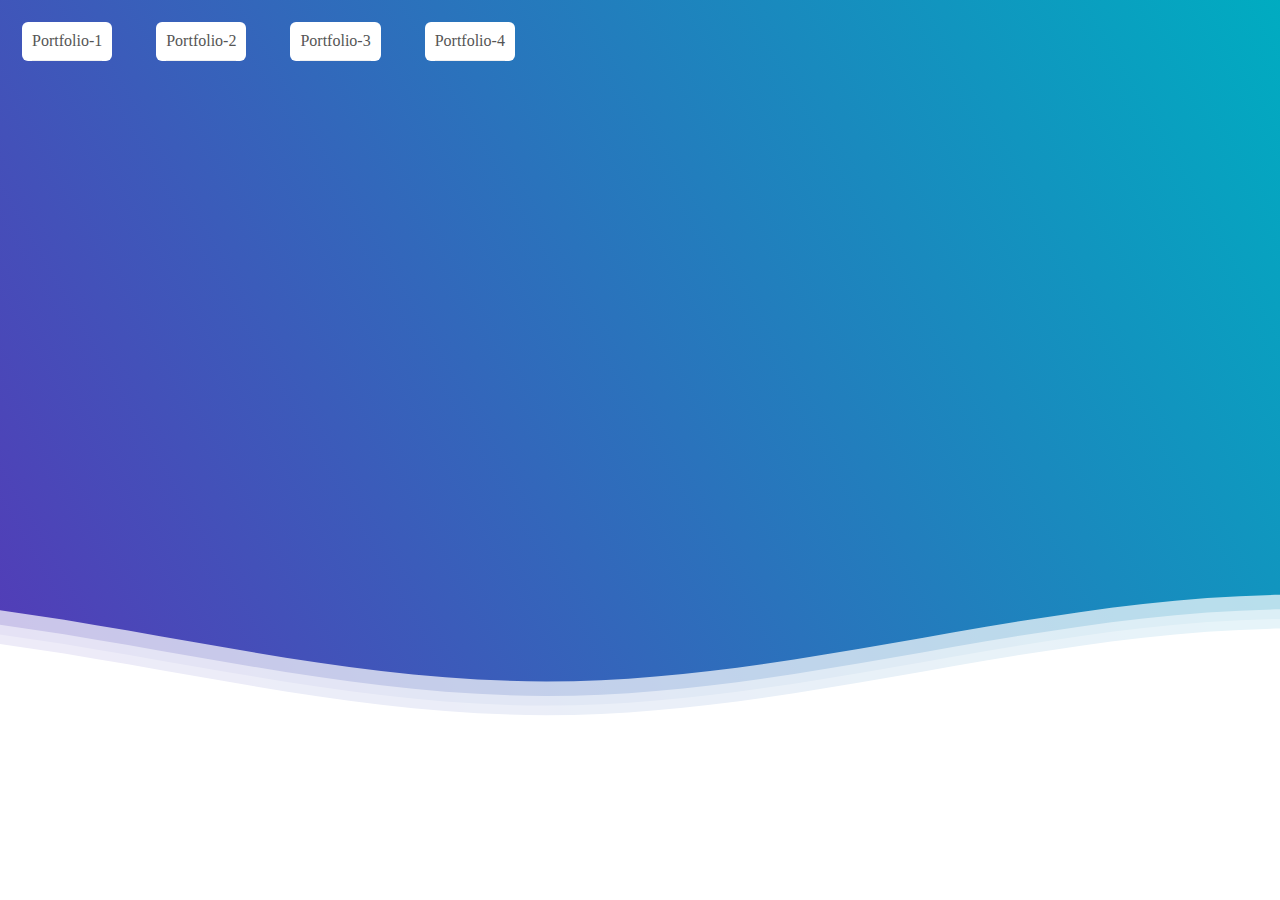
<file: index.html>
<!DOCTYPE html>
<html lang="en">
<head>
    <meta charset="UTF-8">
    <meta name="viewport" content="width=device-width, initial-scale=1.0">
    <title>Document</title>
    <link rel="stylesheet" href="stylle.css">
</head>
<body>
    <div class="header">

        <!--Content before waves-->
        <div class="inner-header flex">
        <!--Just the logo.. Don't mind this-->
        
        <ul class="category-list">
            <li>
                <a href="Exam-1/index.html">Portfolio-1</a>
            </li>
        </ul>
        <ul class="category-list">
            <li>
                <a href="Exam-3/index.html">Portfolio-2</a>
            </li> 
           
        </ul>
        <ul class="category-list">
            <li>
                <a href="timurwork/index.html">Portfolio-3</a>
            </li>
        </ul>
        <ul class="category-list">
            <li>
                <a href="homework19/index.html">Portfolio-4</a>
            </li>
        </ul>
        </div>
        
        <!--Waves Container-->
        <div>
        <svg class="waves" xmlns="http://www.w3.org/2000/svg" xmlns:xlink="http://www.w3.org/1999/xlink"
        viewBox="0 24 150 28" preserveAspectRatio="none" shape-rendering="auto">
        <defs>
        <path id="gentle-wave" d="M-160 44c30 0 58-18 88-18s 58 18 88 18 58-18 88-18 58 18 88 18 v44h-352z" />
        </defs>
        <g class="parallax">
        <use xlink:href="#gentle-wave" x="48" y="0" fill="rgba(255,255,255,0.7" />
        <use xlink:href="#gentle-wave" x="48" y="3" fill="rgba(255,255,255,0.5)" />
        <use xlink:href="#gentle-wave" x="48" y="5" fill="rgba(255,255,255,0.3)" />
        <use xlink:href="#gentle-wave" x="48" y="7" fill="#fff" />
        </g>
        </svg>
        </div>
        <!--Waves end-->
        
        </div>
      
</body>
</html>
</file>
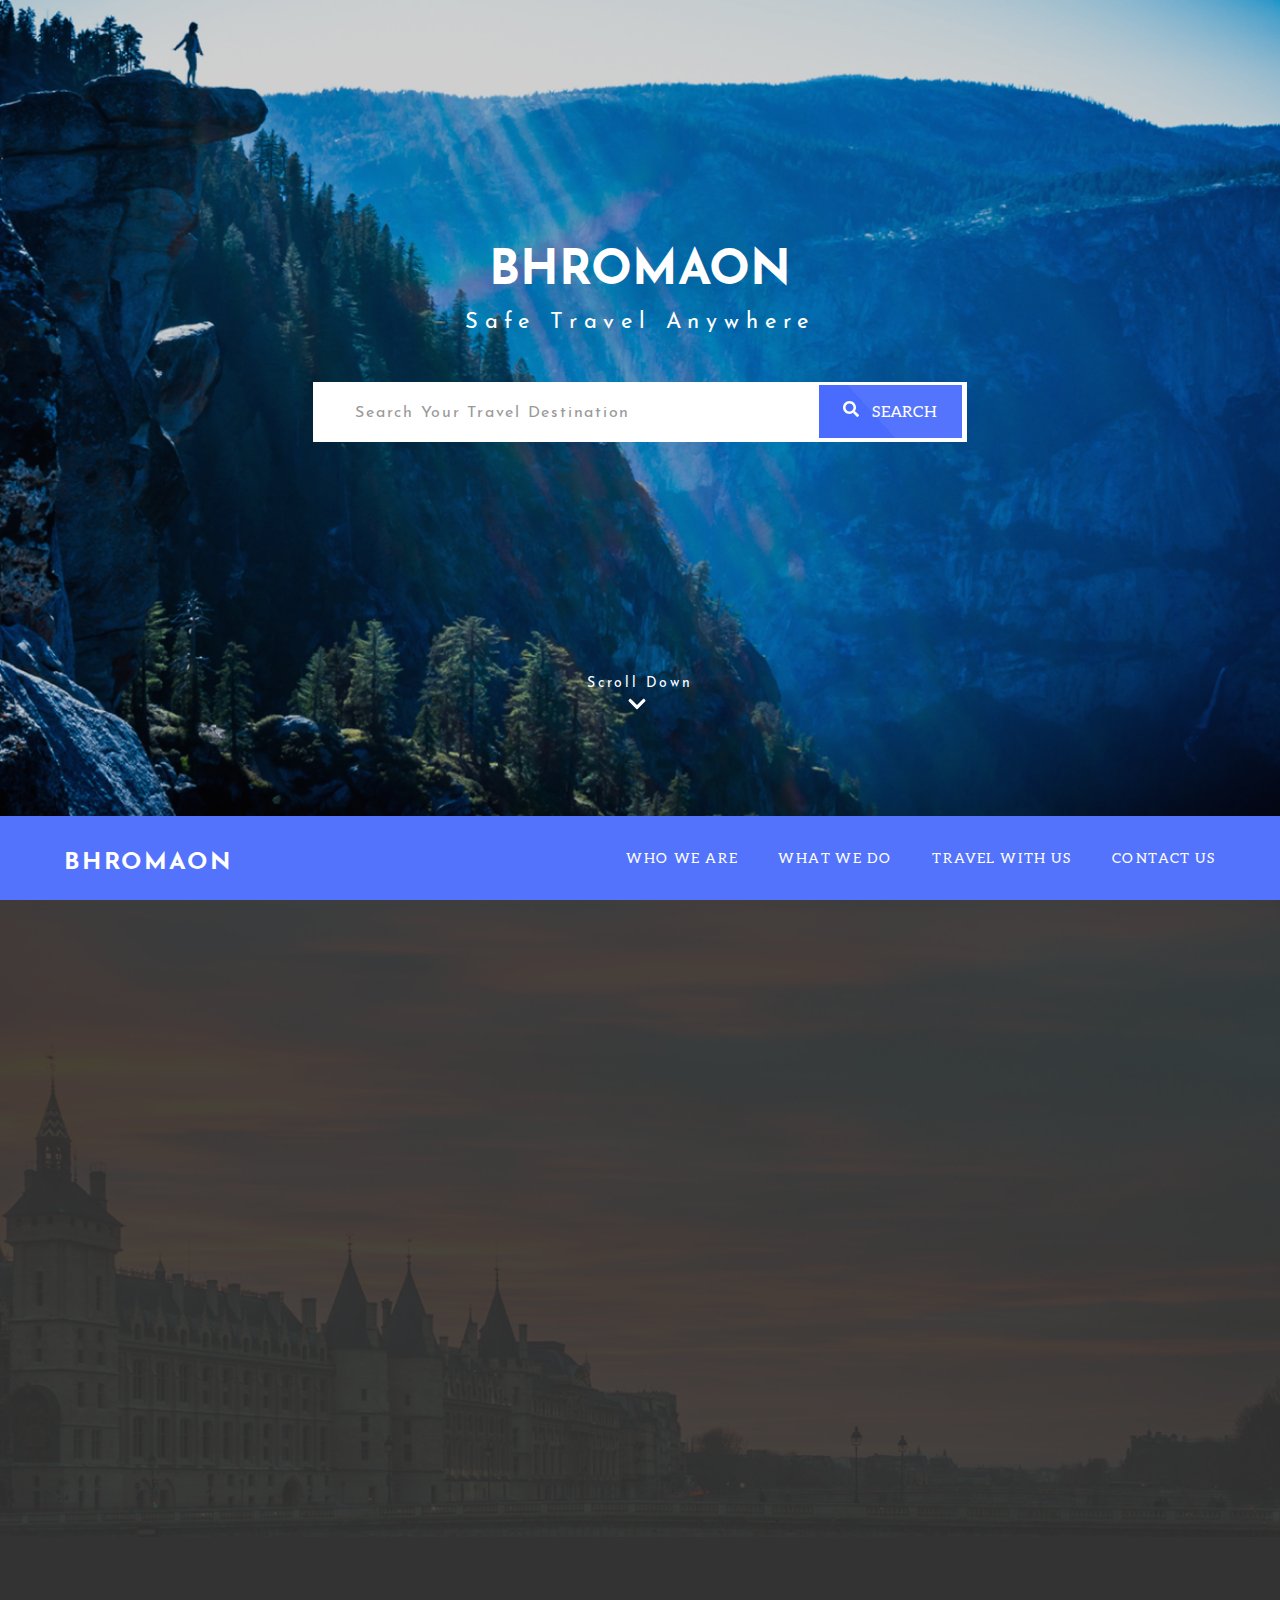
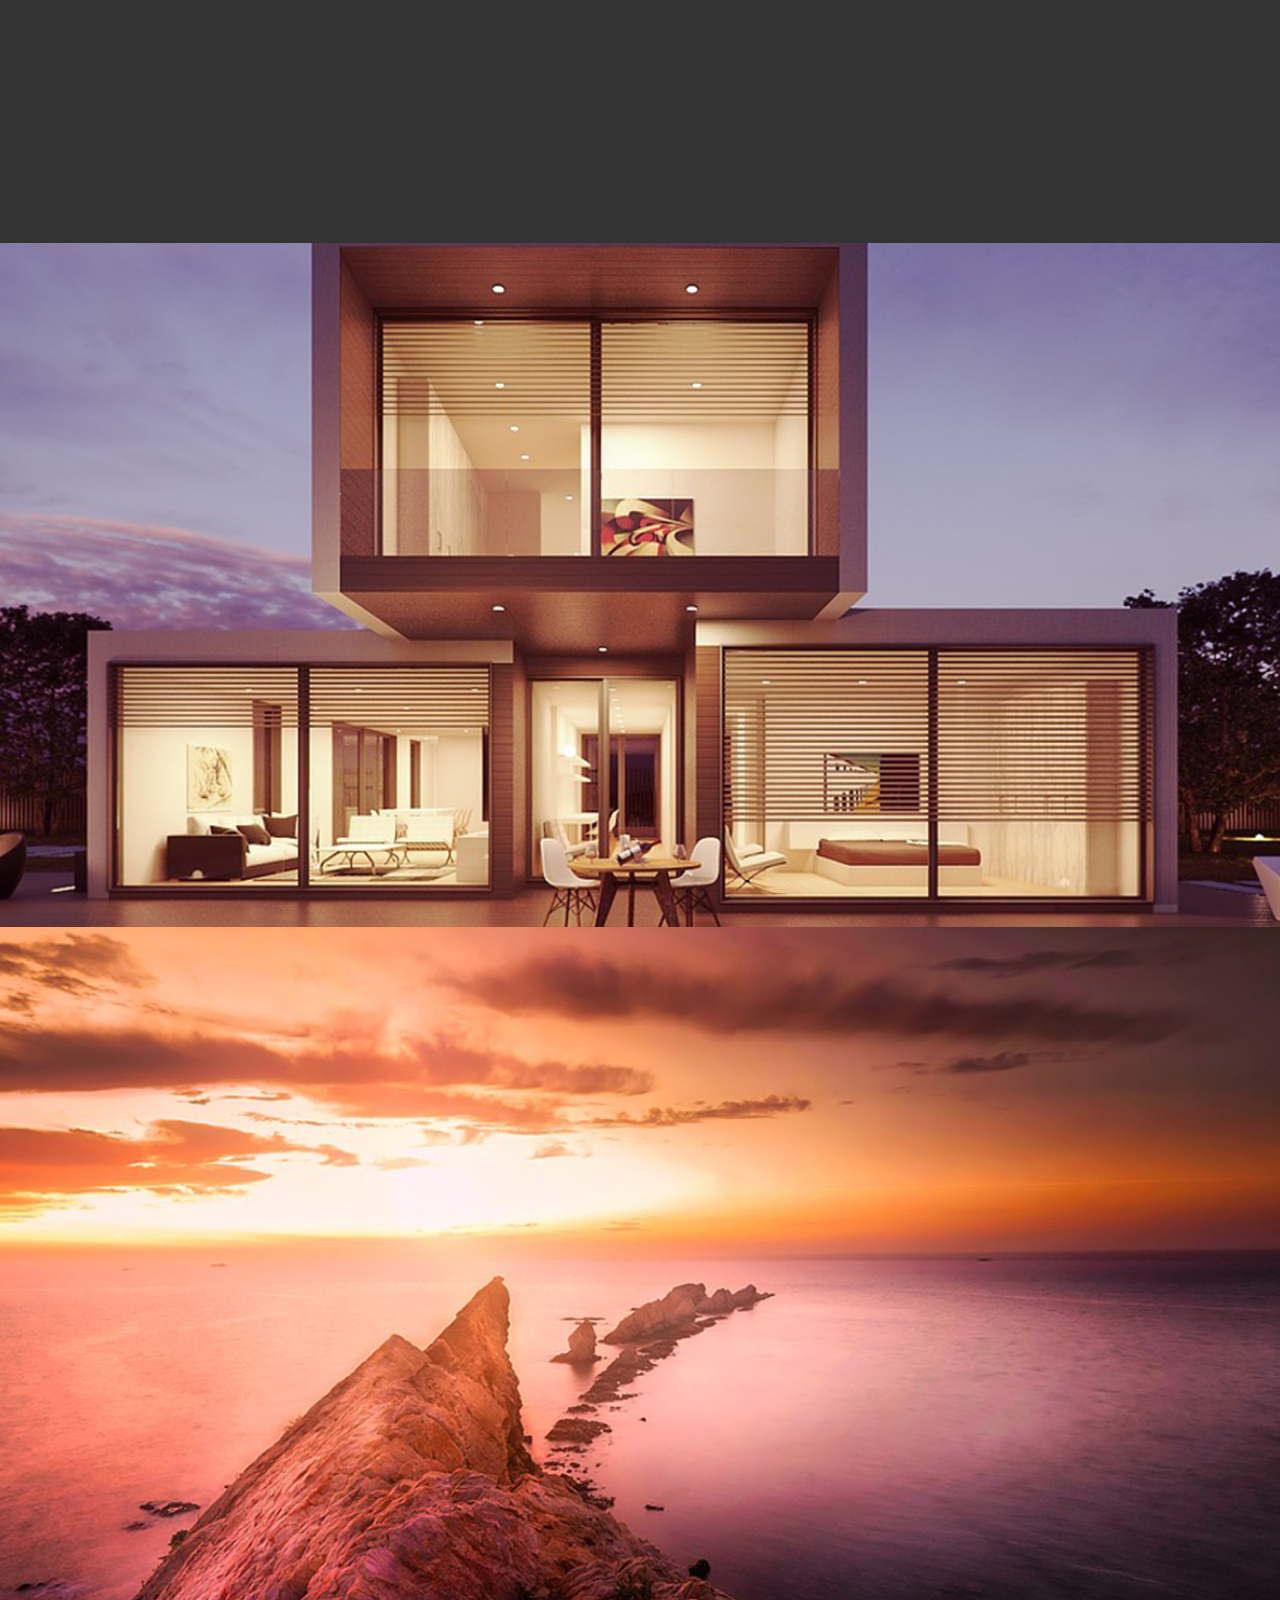
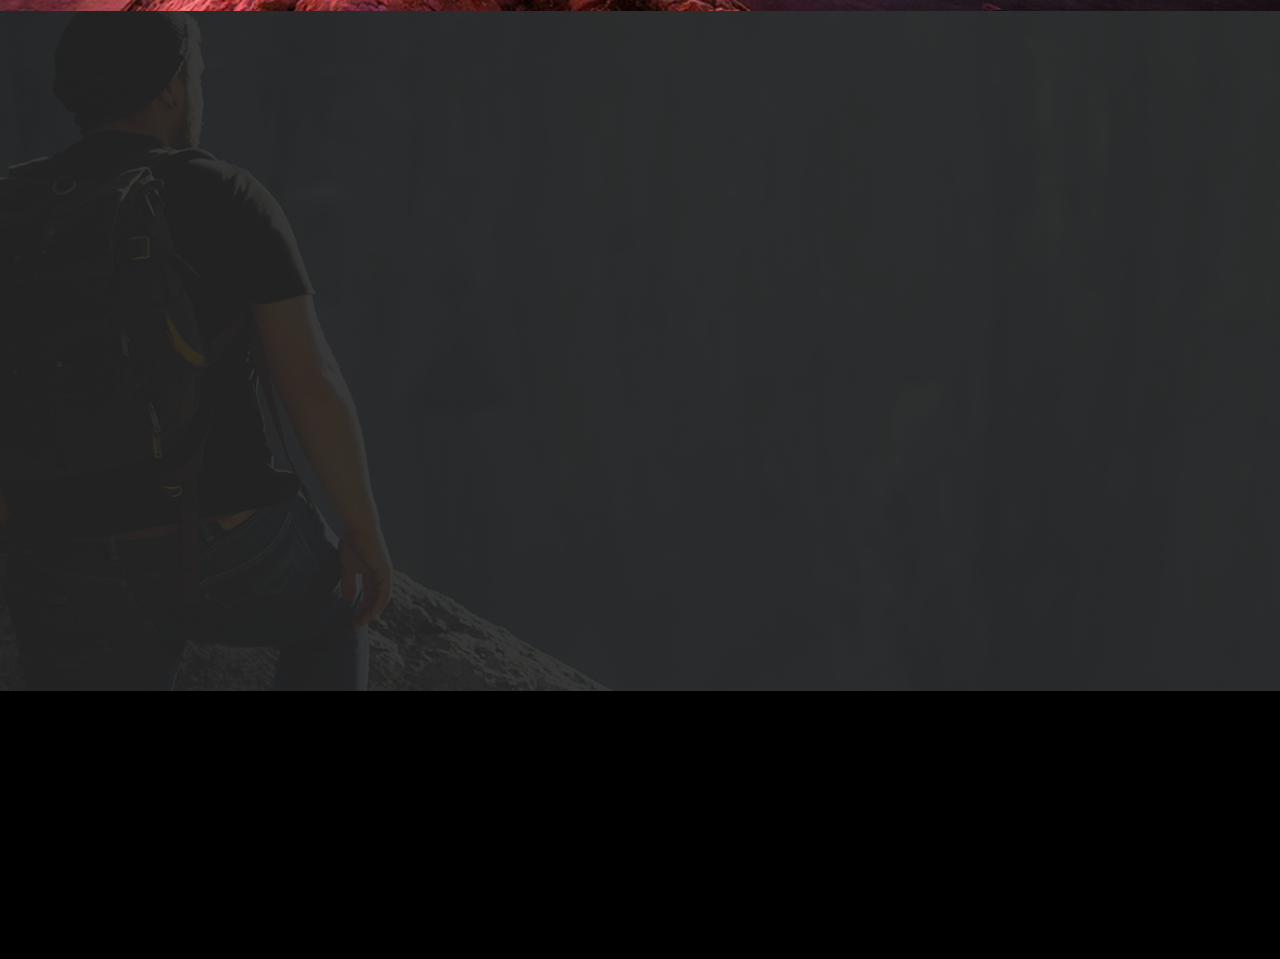
<file: Exam-1/index.html>
<!DOCTYPE html>
<html lang="en">

<head>
  <meta charset="UTF-8">
  <meta name="viewport" content="width=device-width, initial-scale=1.0">
  <title>Bhromaon</title>
  <link rel="stylesheet" href="assets/css/animate.min.css">
  <link rel="icon" type="image/png" href="assets/favicon/favicon-96x96.png" sizes="96x96" />
<link rel="icon" type="image/svg+xml" href="assets/favicon/favicon.svg" />
<link rel="shortcut icon" href="assets/favicon/favicon.ico" />
<link rel="apple-touch-icon" sizes="180x180" href="assets/favicon/apple-touch-icon.png" />
<link rel="manifest" href="assets/favicon/site.webmanifest" />
<link rel="stylesheet" href="assets/js/main.js">
  <link rel="stylesheet" href="assets/css/fonts.css">
  <link rel="stylesheet" href="assets/css/style.min.css">
</head>

<body>

  <div class="page-shadow show " onclick="document.body.classList.toggle('open-mobile-menu')"></div>
  <div class="mobile-panel open">
    <p>Bhromaon</p>
    <nav class="mobile-menu">
      <ul>
        <li><a href="#">Who We Are</a></li>
        <li><a href="#">What We Do</a></li>
        <li><a href="#">Travel With Us</a></li>
        <li><a href="#">Contact Us</a></li>
      </ul>
    </nav>
  </div>



  <div class="page-wrapper">
    <header>
      <div class="header-menu">
        <div class="container">
          <div class="head">
            <div class="text">
              <h1>Bhromaon</h1>
              <p>Safe Travel Anywhere</p>
            </div>

            <div class="search-container">
              <form action="#">
                <input type="search" placeholder="Search Your Travel Destination">
                <button type="submit"> <img src="assets/images/search.svg" alt=""> Search</button>
              </form>
            </div>
            <div class="scroll wow animate__pulse animate__infinite	infinite">
              <a href="#about">Scroll Down</a>
              <div class="logo"> <svg class="logo">
                  <use xlink:href="assets/images/sprite.svg#chevron-down (1)"></use>
                </svg></div>
            </div>
          </div>
        </div>
      </div>



      
    </header>
    <main>
      <div class="navigation">
        <div class="container">
          <nav class="nav-menu">
            <h3>Bhromaon</h3>
            <div class="hamburger">
              <button type="button" class="hamb-btn"
                onclick="document.body.classList.toggle('open-mobile-menu')"><span></span></button>
            </div>
            <ul>
              <li><a href="#">Who We Are</a></li>
              <li><a href="#">What We Do</a></li>
              <li><a href="#">Travel With Us</a></li>
              <li><a href="#">Contact Us</a></li>
            </ul>
          </nav>
        </div>
      </div>
      
      <div class="Why" id="about">
        <div class="container">
          <div class="box">
            <div class="box-text wow animate__backInLeft">
              <h2>Why Choose Us</h2>
              <p>Tion and dislike men who are so beguiled and demoralized by desire by the charms of pleasure of the
                moment, so blinded by desire, that they cannot foresee</p>
              <p>Ddislike men who are so beguiled and demoralized by the charms of pleasure of the moment, so blinded by
                desire, that.</p>
              <button type="button" class=" wow animate__pulse  animate__infinite	infinite"><span> Explore Places </span></button>
            </div>
            <div class="picture">
              <img class="pic-top wow animate__backInRight" src="assets/images/domosere.png" alt="house">
              <img class="pic-bottom wow animate__backInRight" src="assets/images/bhommini.png" alt="imagesbhromaon">
            </div>
          </div>

        </div>
      </div>
      <div class="bg">
        <div class="steps">
          <div class="container">
            <div class="dec wow animate__fadeIn animate__delay-1s	1s">
              <div class="arcit"></div>

              <div class="arc"></div>
            </div>
            <ul class="wow animate__fadeIn animate__delay-1s	1s">
              <li class="text-li"><svg class="sea">
                  <use class="search" xlink:href="assets/images/sprite.svg#search (3)"></use>
                </svg> Search Places </li>
              <li class="text-li"> <svg class="sea">
                  <use class="search" xlink:href="assets/images/sprite.svg#check-circle"></use>
                </svg> Select Places</li>
              <li class="text-li"> <svg class="sea">
                  <use class="search" xlink:href="assets/images/sprite.svg#thumbs-up"></use>
                </svg> Book & Enjoy </li>
            </ul>

          </div>
        </div>
      </div>
      <div class="bg-render">
        <div class="container">
          <div class="card">
            <div class="card-item wow animate__backInLeft">
              <h6>Spain</h6>
              <h5>Grand Spain Madrid</h5>
              <p>But I must explain to you how all this mistaken idea of account to denouncing pleasure and praising
                pain
                was account born and I <br> account will give you a complete account of the system</p>
              <button type="button">Book Now</button>
            </div>
          </div>
        </div>
      </div>
      <div class="bg-renderev">
        <div class="container">
          <div class="card-rev">
            <div class="card-item rev wow animate__backInRight">
              <h6>Spain</h6>
              <h5>Grand Spain Madrid</h5>
              <p>But I must explain to you how all this mistaken idea of account to denouncing pleasure and praising
                pain
                was account born and I <br> account will give you a complete account of the system</p>
              <button type="button">Book Now</button>
            </div>
          </div>
        </div>
      </div>
      <div class="bg-WhatTouristSay">
        <div class="container">
          <h2 class="wow animate__zoomInUp">What Our Tourists Say</h2>
          <div class="Review">
            <img src="assets/images/ReviewPhoto.png" alt="Photo people" class=" wow animate__slideInLeft ">
            <div class="ReviewText wow animate__slideInRight ">
              <h5>Sam Sumon</h5>
              <div class="textqu">
                <svg class="quote">
                  <use class="search" xlink:href="assets/images/sprite.svg#quote-left"></use>
                </svg>
                <p> But I must explain to you how all this mistaken idea of account to denouncinpleasure and praising
                  pain
                  But I must explain to you how all this mistaken idea of account to nai denouncing pleasure and
                  praising
                  pain was account born and I account will give you a complete account of the system was account born
                  and
                  I account will give you a nai the complete account of the system</p>
              </div>
            </div>

          </div>
        </div>
      </div>
    </main>
    <footer>
      <div class="ft-bg">
        <div class="container">
          <h3 class="wow animate__slideInLeft animate__slow">Bhromaon</h3>
          <p class="wow animate__slideInRight animate__slow">Safe Travel Anywhere</p>
          <ul class="soc-list wow animate__fadeInUp animate__delay-2s	2s">
            <li><a class="social" href="" target="_blank" rel="noreferrer nofollow" title="Link to Facebook">
                <svg class="soc1">
                  <use class="soc" xlink:href="assets/images/sprite.svg#facebook-f"></use>
                </svg>
              </a></li>

            <li><a href="" target="_blank" rel="noreferrer nofollow" title="Link to twitter">
                <svg class="soc2">
                  <use class="soc" xlink:href="assets/images/sprite.svg#twitter"></use>
                </svg>
              </a></li>

            <li><a href="" target="_blank" rel="noreferrer nofollow" title="Link to linkedin">
                <svg class="soc3">
                  <use class="soc" xlink:href="assets/images/sprite.svg#linkedin"></use>
                </svg>
              </a></li>

            <li><a href="" target="_blank" rel="noreferrer nofollow" title="Link to youtube">
                <svg class="soc4">
                  <use class="soc" xlink:href="assets/images/sprite.svg#youtube"></use>
                </svg>
              </a></li>

            <li id="myElement" class="visible wow animate__hinge animate__delay-4s	4s"><a href="" target="_blank" rel="noreferrer nofollow" title="Link to pinterest">
                <svg class="soc5">
                  <use class="soc" xlink:href="assets/images/sprite.svg#pinterest"></use>
                </svg>
              </a></li>
          </ul>
        </div>
      </div>
    </footer>
  </div>

  <script src="assets/js/wow.min.js"></script>
  <script>
  const wow = new WOW({
    animateClass: 'animate__animated'
  });
  wow.init();
  </script>

</body>

</html>
</file>
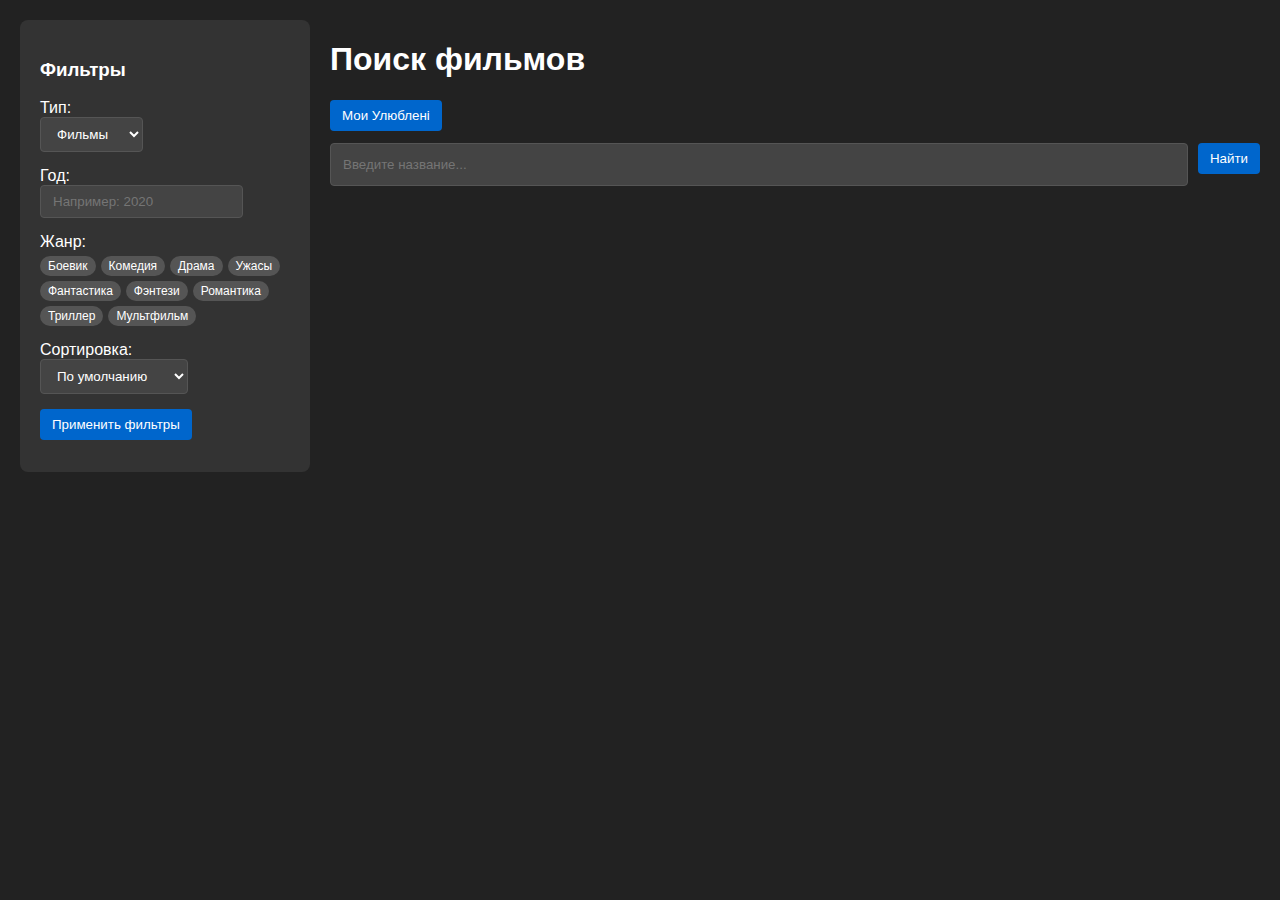
<file: homework19/index.html>
<!DOCTYPE html>
<html lang="ru">
<head>
    <meta charset="UTF-8">
    <meta name="viewport" content="width=device-width, initial-scale=1.0">
    <title>Поиск фильмов</title>
    <style>
        body {
            font-family: Arial, sans-serif;
            background-image: url('https://images.unsplash.com/photo-1739405858683-4d392f2cab83?q=80&w=1964&auto=format&fit=crop&ixlib=rb-4.1.0&ixid=M3wxMjA3fDB8MHxwaG90by1wYWdlfHx8fGVufDB8fHx8fA%3D%3D');
            background-size: cover;
            background-position: center;
            background-attachment: fixed;
            margin: 0;
            padding: 20px;
            display: flex;
            background-color: #222;
            color: white;
        }
        .filters { width: 250px; padding: 20px; background: #333; border-radius: 8px; margin-right: 20px; }
        .main-content { flex: 1; }
        .search-form { margin-bottom: 20px; display: flex; gap: 10px; }
        input, select { padding: 8px 12px; border: 1px solid #555; border-radius: 4px; background-color: #444; color: white; }
        button { padding: 8px 12px; background: #0066cc; color: white; cursor: pointer; border: none; border-radius: 4px; margin-bottom: 12px; }
        button:hover { background: #0052a3; }
        .movie-container { display: grid; grid-template-columns: repeat(auto-fill, minmax(200px, 1fr)); gap: 20px; }
        .movie-item { border: 1px solid #444; padding: 10px; border-radius: 4px; text-align: center; background-color: #333; }
        .movie-item h3, .movie-item p, .movie-item .genres { color: white; }
        .movie-item img { max-width: 100%; height: auto; }
        .pagination { display: flex; gap: 5px; margin-top: 20px; }
        .genre-filter { margin-bottom: 15px; }
        .genre-options { display: flex; flex-wrap: wrap; gap: 5px; margin-top: 5px; }
        .genre-option { background: #555; padding: 3px 8px; border-radius: 12px; font-size: 12px; cursor: pointer; color: white; }
        .genre-option.selected { background: #0066cc; color: white; }
    </style>
</head>
<body> 
    <div class="filters">
        <h3>Фильтры</h3>
        <form id="filterForm">
            <div style="margin-bottom: 15px;">
                <label for="type">Тип:</label><br>
                <select id="type">
                    <option value="movie">Фильмы</option>
                    <option value="series">Сериалы</option>
                </select>
            </div>
            <div style="margin-bottom: 15px;">
                <label for="year">Год:</label><br>
                <input type="number" id="year" placeholder="Например: 2020">
            </div>
            <div class="genre-filter">
                <label>Жанр:</label>
                <div class="genre-options">
                    <div class="genre-option" data-genre="action">Боевик</div>
                    <div class="genre-option" data-genre="comedy">Комедия</div>
                    <div class="genre-option" data-genre="drama">Драма</div>
                    <div class="genre-option" data-genre="horror">Ужасы</div>
                    <div class="genre-option" data-genre="sci-fi">Фантастика</div>
                    <div class="genre-option" data-genre="fantasy">Фэнтези</div>
                    <div class="genre-option" data-genre="romance">Романтика</div>
                    <div class="genre-option" data-genre="thriller">Триллер</div>
                    <div class="genre-option" data-genre="animation">Мультфильм</div>
                </div>
            </div>
            <div style="margin-bottom: 15px;">
                <label for="sort">Сортировка:</label><br>
                <select id="sort">
                    <option value="">По умолчанию</option>
                    <option value="newest">Сначала новые</option>
                    <option value="oldest">Сначала старые</option>
                </select>
            </div>
            <button type="button" id="applyFilters">Применить фильтры</button>
        </form>
    </div>

    <div class="main-content">
        <h1>Поиск фильмов</h1>
        <button id="showFavorites">Мои Улюблені</button>
        <div id="favoritesList" class="movie-container" style="margin-top:20px; display:none;"></div>

        <div class="search-form">
            <input type="text" id="searchTitle" placeholder="Введите название..." style="flex: 1;">
            <button type="submit" id="searchButton">Найти</button>
        </div>

        <div id="movieContainer" class="movie-container"></div>
        <div id="paginationContainer" class="pagination"></div>
    </div>

    <script>
        const API_KEY = '7add6263';
        const BASE_URL = 'https://www.omdbapi.com/';
        const searchButton = document.getElementById('searchButton');
        const applyFilters = document.getElementById('applyFilters');
        const movieContainer = document.getElementById('movieContainer');
        const paginationContainer = document.getElementById('paginationContainer');
        const genreOptions = document.querySelectorAll('.genre-option');

        let currentPage = 1;
        let currentSearch = '';
        let currentType = 'movie';
        let currentYear = '';
        let currentSort = '';
        let allMovies = [];

        let favorites = JSON.parse(localStorage.getItem("favorites")) || [];

        function saveFavorites() {
            localStorage.setItem("favorites", JSON.stringify(favorites));
        }

        function toggleFavorite(movie) {
            const exists = favorites.some(f => f.imdbID === movie.imdbID);
            if (exists) {
                favorites = favorites.filter(f => f.imdbID !== movie.imdbID);
            } else {
                favorites.push(movie);
            }
            saveFavorites();
            renderFavorites();
            displayMovies({ Response: 'True', Search: allMovies });
        }

        function renderFavorites() {
            const list = document.getElementById("favoritesList");
            list.innerHTML = "";
            if (favorites.length === 0) {
                list.innerHTML = "<p>Нет любимых фильмов</p>";
                return;
            }
            favorites.forEach(movie => {
                const movieDiv = document.createElement("div");
                movieDiv.className = "movie-item";
                movieDiv.innerHTML = `
                    <img src="${movie.Poster}" alt="${movie.Title}">
                    <h3>${movie.Title}</h3>
                    <p>${movie.Year}</p>
                    <button onclick="goToDetailsPage('${movie.imdbID}')">Детали</button>
                    <button onclick='toggleFavorite(${JSON.stringify(movie)})'>❌ Удалить</button>
                `;
                list.appendChild(movieDiv);
            });
        }

        document.getElementById("showFavorites").addEventListener("click", () => {
            const block = document.getElementById("favoritesList");
            block.style.display = block.style.display === "none" ? "grid" : "none";
            renderFavorites();
        });

        async function fetchMovies() {
            let url = `${BASE_URL}?apikey=${API_KEY}&s=${encodeURIComponent(currentSearch)}&type=${currentType}&page=${currentPage}`;
            if (currentYear) url += `&y=${currentYear}`;
            const response = await fetch(url);
            const data = await response.json();
            if (data.Response === 'True') {
                const detailedMovies = await Promise.all(data.Search.map(async movie => {
                    const detailsResponse = await fetch(`${BASE_URL}?apikey=${API_KEY}&i=${movie.imdbID}`);
                    return detailsResponse.json();
                }));
                allMovies = detailedMovies;
                return { ...data, Search: detailedMovies };
            }
            return data;
        }

        function updateFilters() {
            currentType = document.getElementById('type').value;
            currentYear = document.getElementById('year').value;
            currentSort = document.getElementById('sort').value;
        }

        genreOptions.forEach(option => {
            option.addEventListener('click', () => {
                option.classList.toggle('selected');
                applyGenreFilter();
            });
        });

        function applyGenreFilter() {
            const selectedGenres = Array.from(document.querySelectorAll('.genre-option.selected'))
                                      .map(el => el.dataset.genre);
            if (selectedGenres.length === 0) {
                displayMovies({ Response: 'True', Search: allMovies });
                return;
            }
            const filteredMovies = allMovies.filter(movie => {
                const movieGenres = movie.Genre ? movie.Genre.toLowerCase().split(', ') : [];
                return selectedGenres.some(genre => movieGenres.includes(genre));
            });
            displayMovies({ Response: 'True', Search: filteredMovies });
        }

        searchButton.addEventListener('click', async () => {
            currentSearch = document.getElementById('searchTitle').value.trim();
            currentPage = 1;
            if (!currentSearch) {
                movieContainer.innerHTML = '<p>Введите название</p>';
                return;
            }
            try {
                const data = await fetchMovies();
                displayMovies(data);
            } catch (error) {
                movieContainer.innerHTML = '<p>Ошибка поиска</p>';
            }
        });

        applyFilters.addEventListener('click', async () => {
            updateFilters();
            if (currentSearch) {
                currentPage = 1;
                try {
                    const data = await fetchMovies();
                    displayMovies(data);
                } catch (error) {
                    movieContainer.innerHTML = '<p>Ошибка фильтрации</p>';
                }
            }
        });

        function displayMovies(data) {
            movieContainer.innerHTML = '';
            paginationContainer.innerHTML = '';
            if (data.Response === 'True') {
                let results = data.Search;
                if (currentSort === 'newest') {
                    results.sort((a, b) => parseInt(b.Year) - parseInt(a.Year));
                } else if (currentSort === 'oldest') {
                    results.sort((a, b) => parseInt(a.Year) - parseInt(b.Year));
                }
                results.forEach(movie => {
                    const isFav = favorites.some(f => f.imdbID === movie.imdbID);
                    const movieDiv = document.createElement('div');
                    movieDiv.className = 'movie-item';
                    movieDiv.innerHTML = `
                        <img src="${movie.Poster !== 'N/A' ? movie.Poster : 'https://via.placeholder.com/200'}" alt="${movie.Title}">
                        <h3>${movie.Title}</h3>
                        <p>${movie.Year}</p>
                        ${movie.Genre ? `<p class="genres">${movie.Genre}</p>` : ''}
                        <button onclick="goToDetailsPage('${movie.imdbID}')">Детали</button>
                        <button onclick='toggleFavorite(${JSON.stringify(movie)})'>${isFav ? "❌ Убрать" : "❤️ В избранное"}</button>
                    `;
                    movieContainer.appendChild(movieDiv);
                });
            } else {
                movieContainer.innerHTML = '<p>Ничего не найдено</p>';
            }
        }

        function goToDetailsPage(imdbID) {
            window.location.href = `details.html?id=${imdbID}`;
        }
    </script>

<script>
    const filmLetters = ["🎬", "🎥", "⭐", "🍿", "🎞", "🎭", "📽", "C", "I", "N", "E", "M", "A"];
    
    let lastTime = 0;
    
    document.addEventListener("mousemove", (e) => {
        const now = Date.now();
        if (now - lastTime < 120) return;
        lastTime = now;
    
        const span = document.createElement("span");
        span.textContent = filmLetters[Math.floor(Math.random() * filmLetters.length)];
        span.style.position = "fixed";
        span.style.left = e.pageX + "px";
        span.style.top = e.pageY + "px";
        span.style.pointerEvents = "none";
        span.style.fontSize = Math.random() * 15 + 10 + "px";
        span.style.fontWeight = "bold";
        span.style.color = "rgba(255,255,255,0.8)";
        span.style.textShadow = "0 0 5px #00f, 0 0 10px #0ff";
        span.style.transform = `rotate(${Math.random() * 40 - 20}deg)`;
        document.body.appendChild(span);
    
        
        setTimeout(() => {
            span.style.transition = "all 1s ease-out";
            span.style.opacity = "0";
            span.style.transform += " translateY(-30px)";
        }, 50);
     
        
        setTimeout(() => {
            span.remove();
        }, 1000);
    });
    </script>
</body>
</html>
</file>
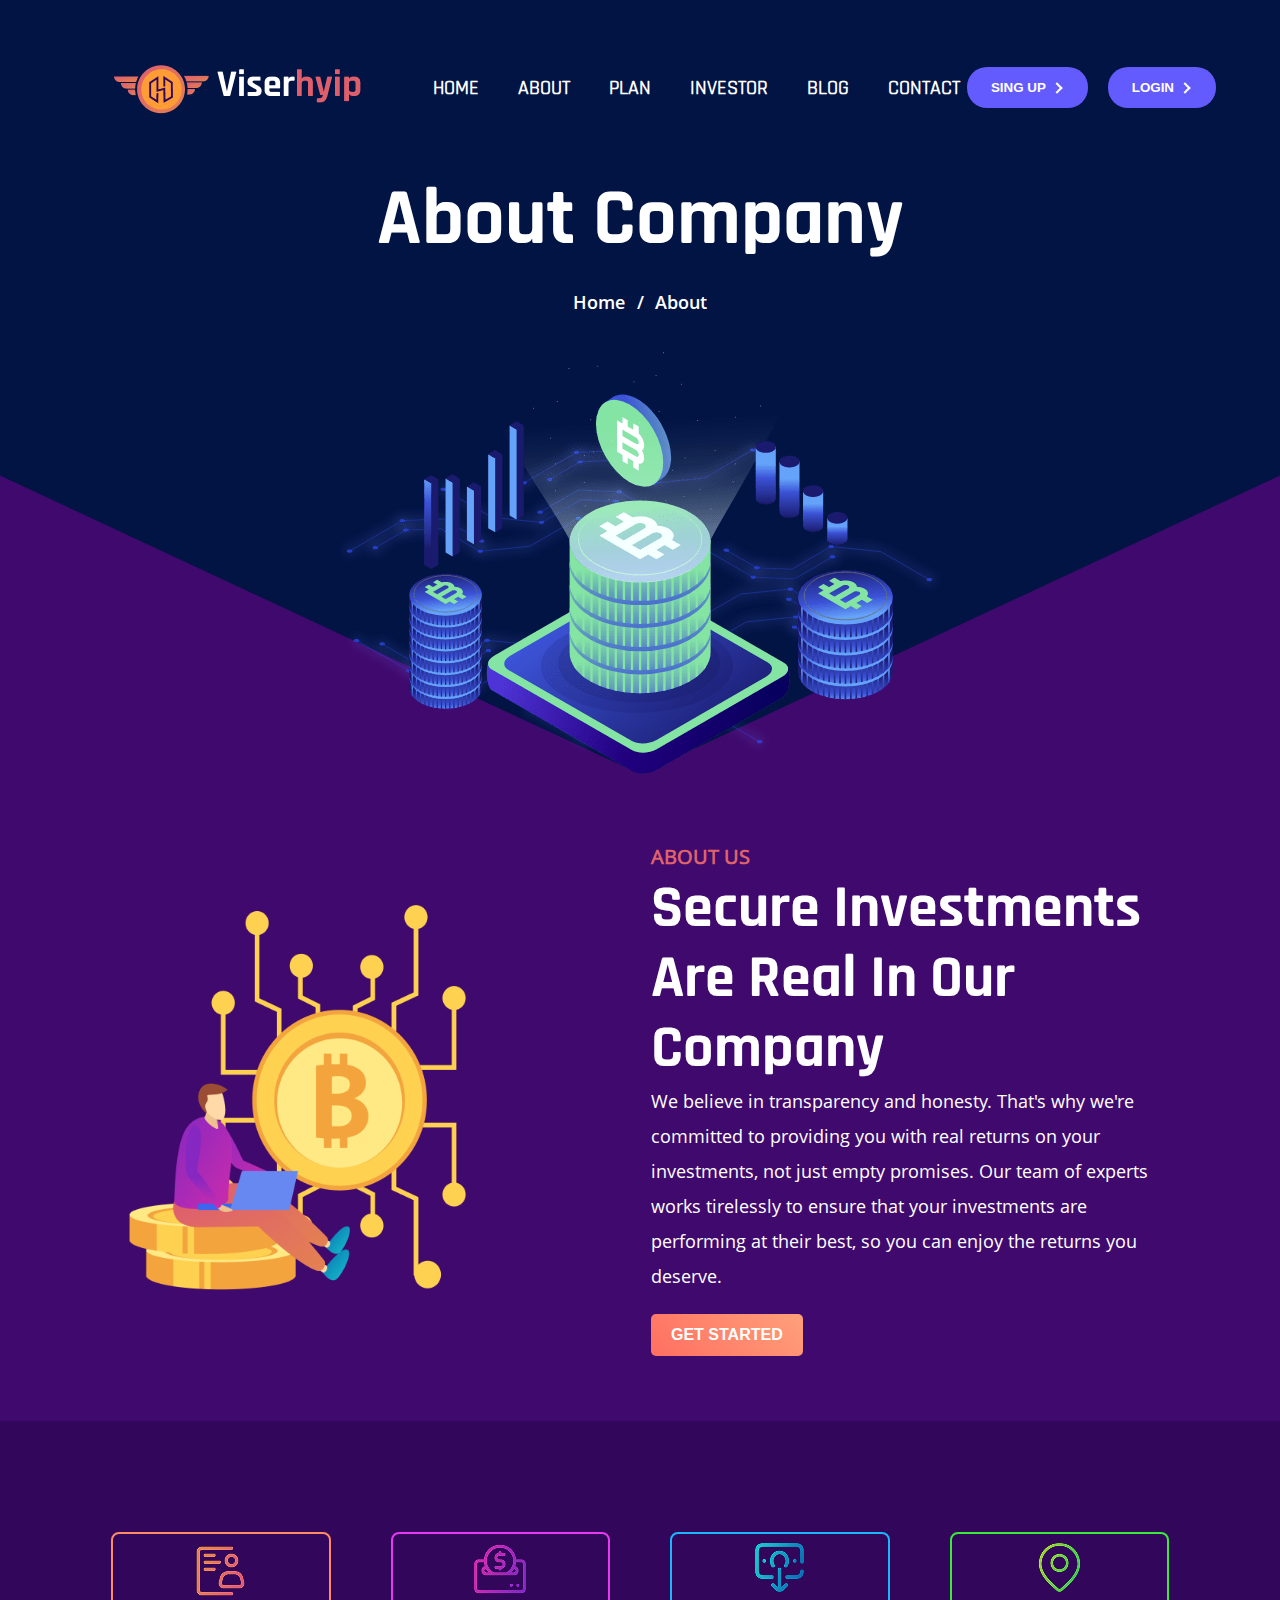
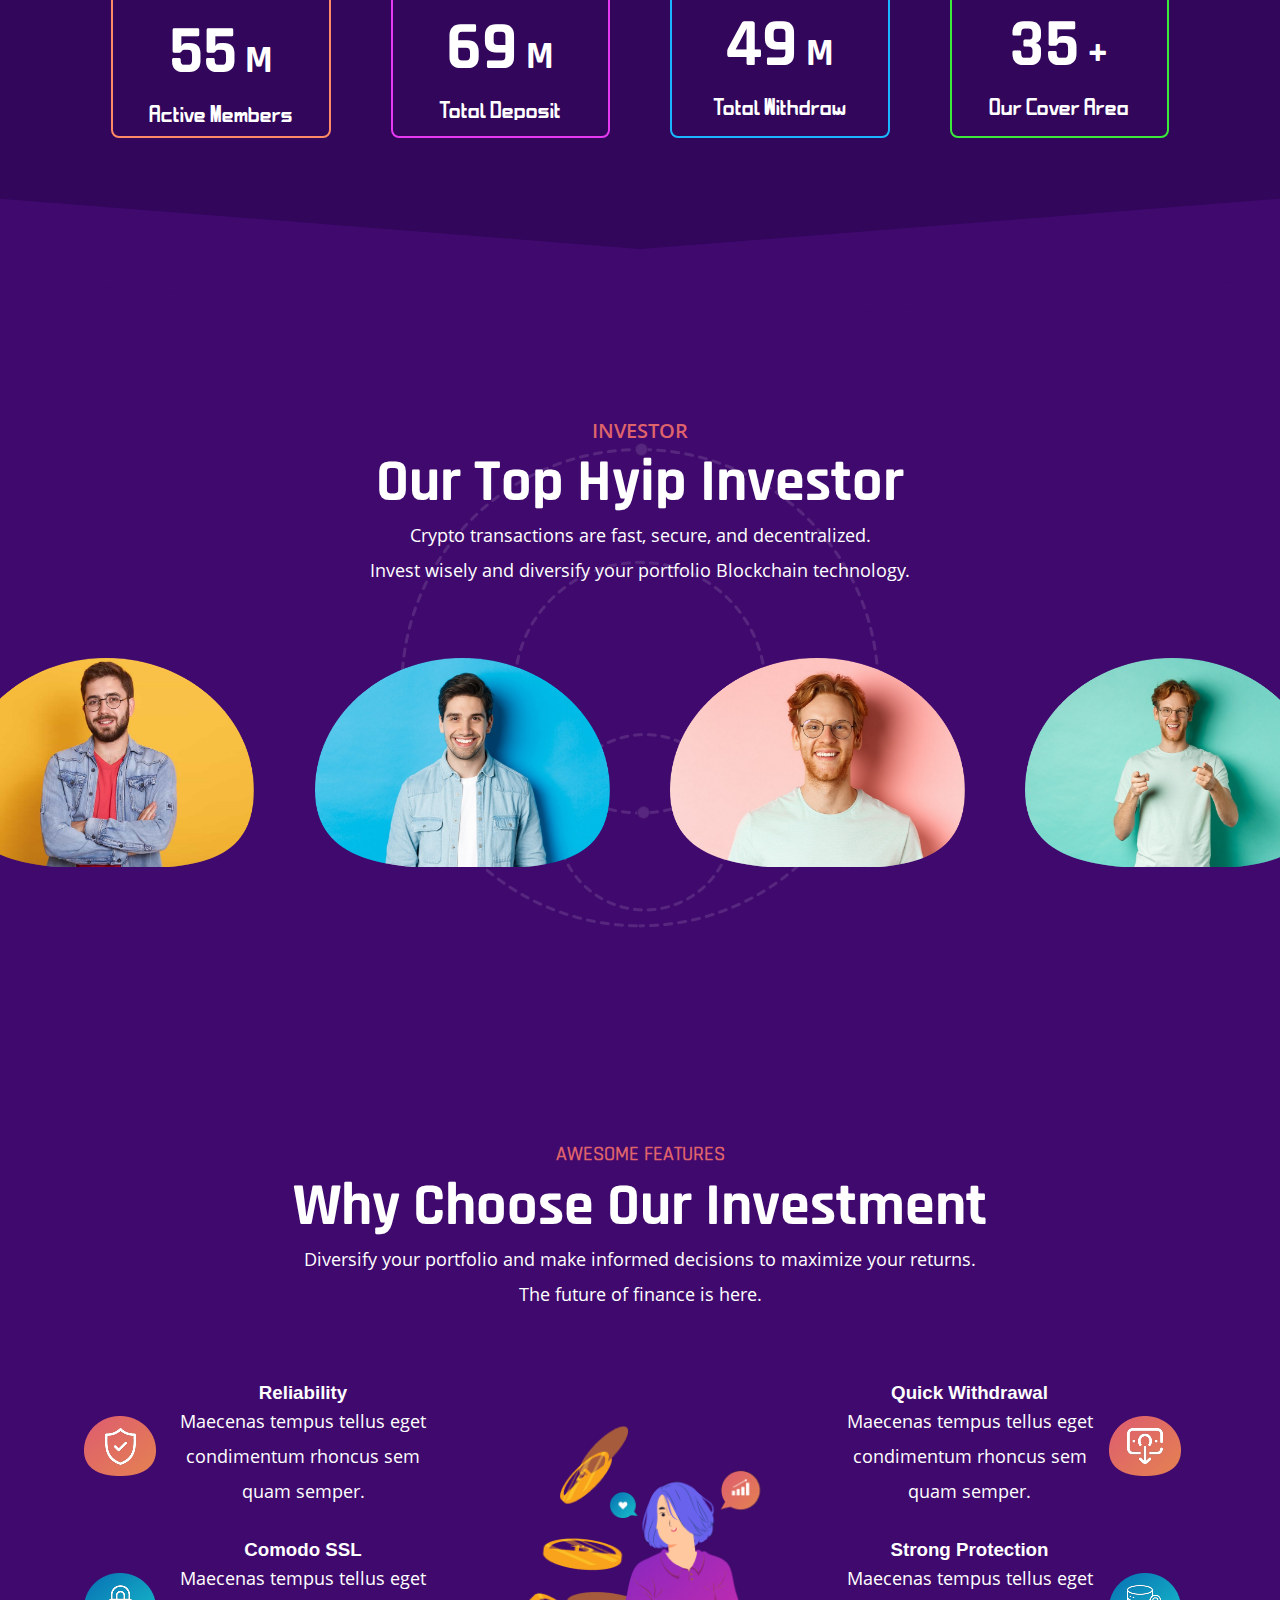
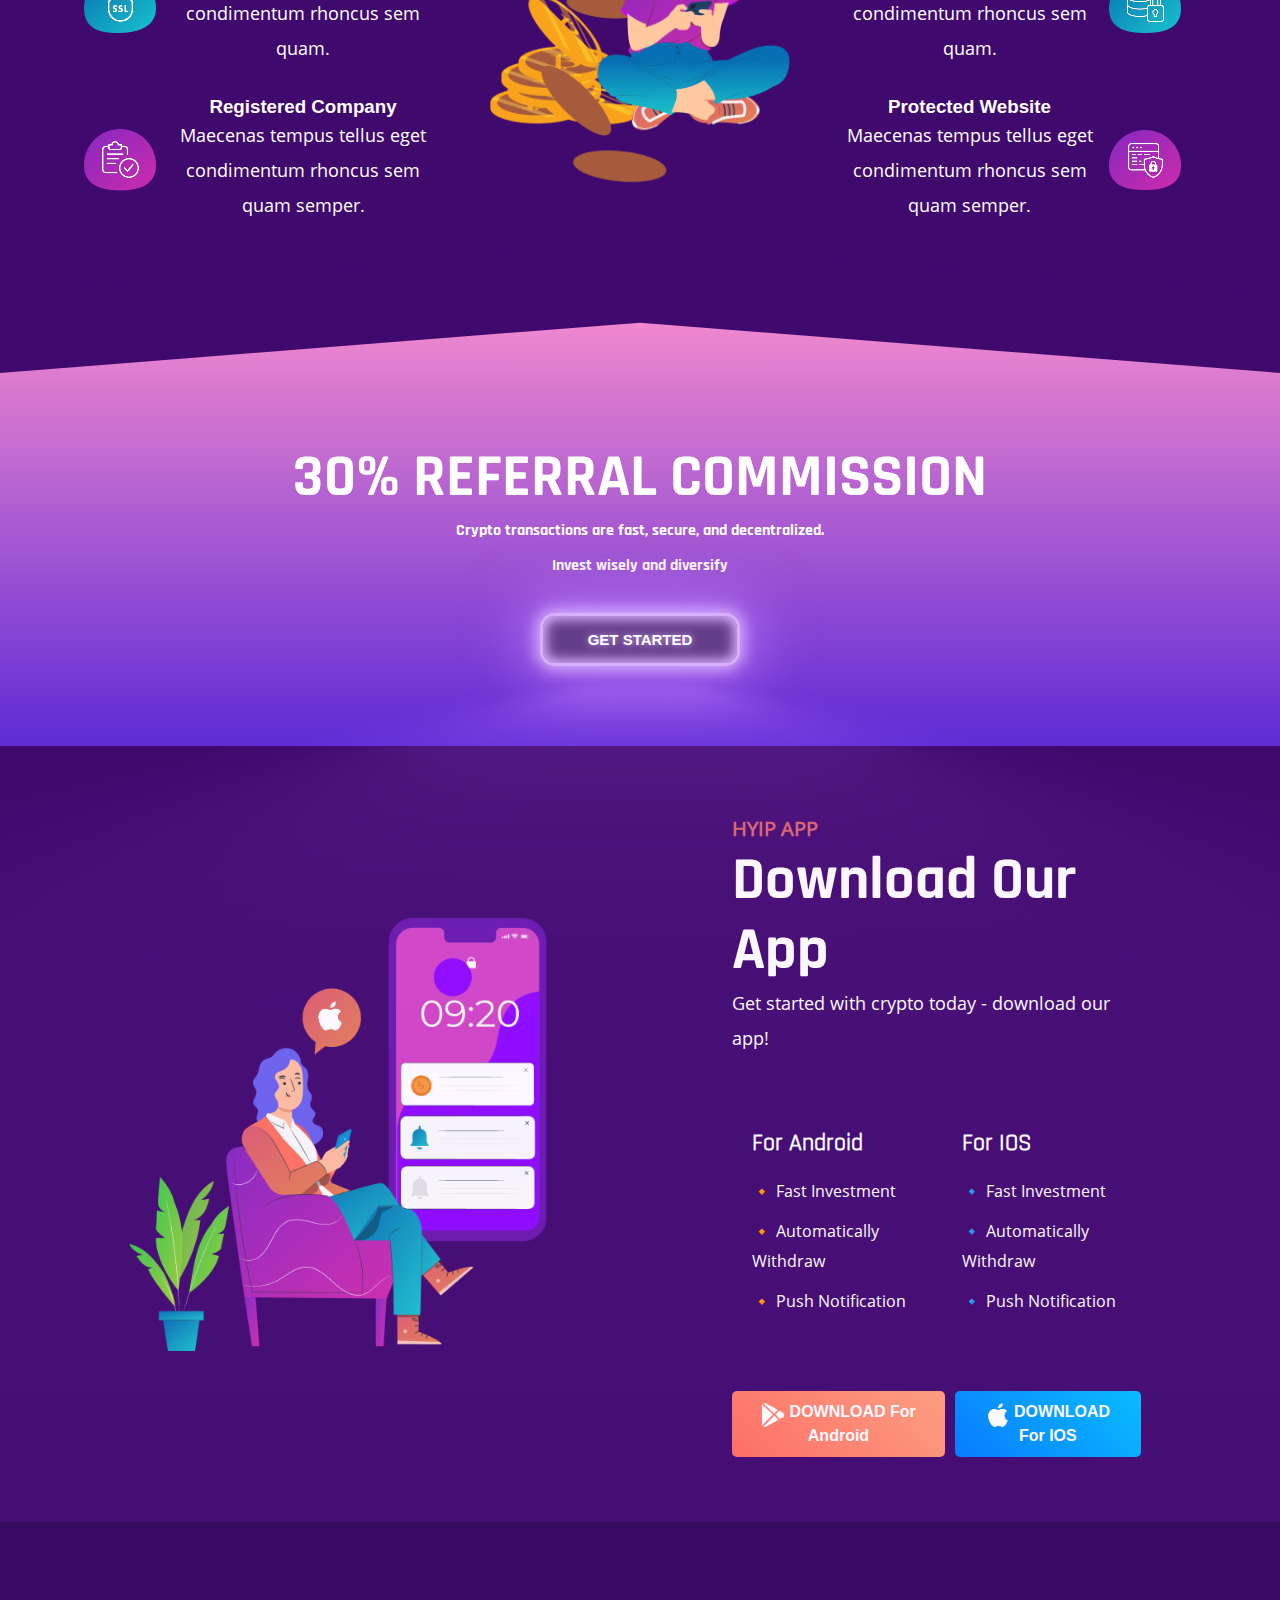
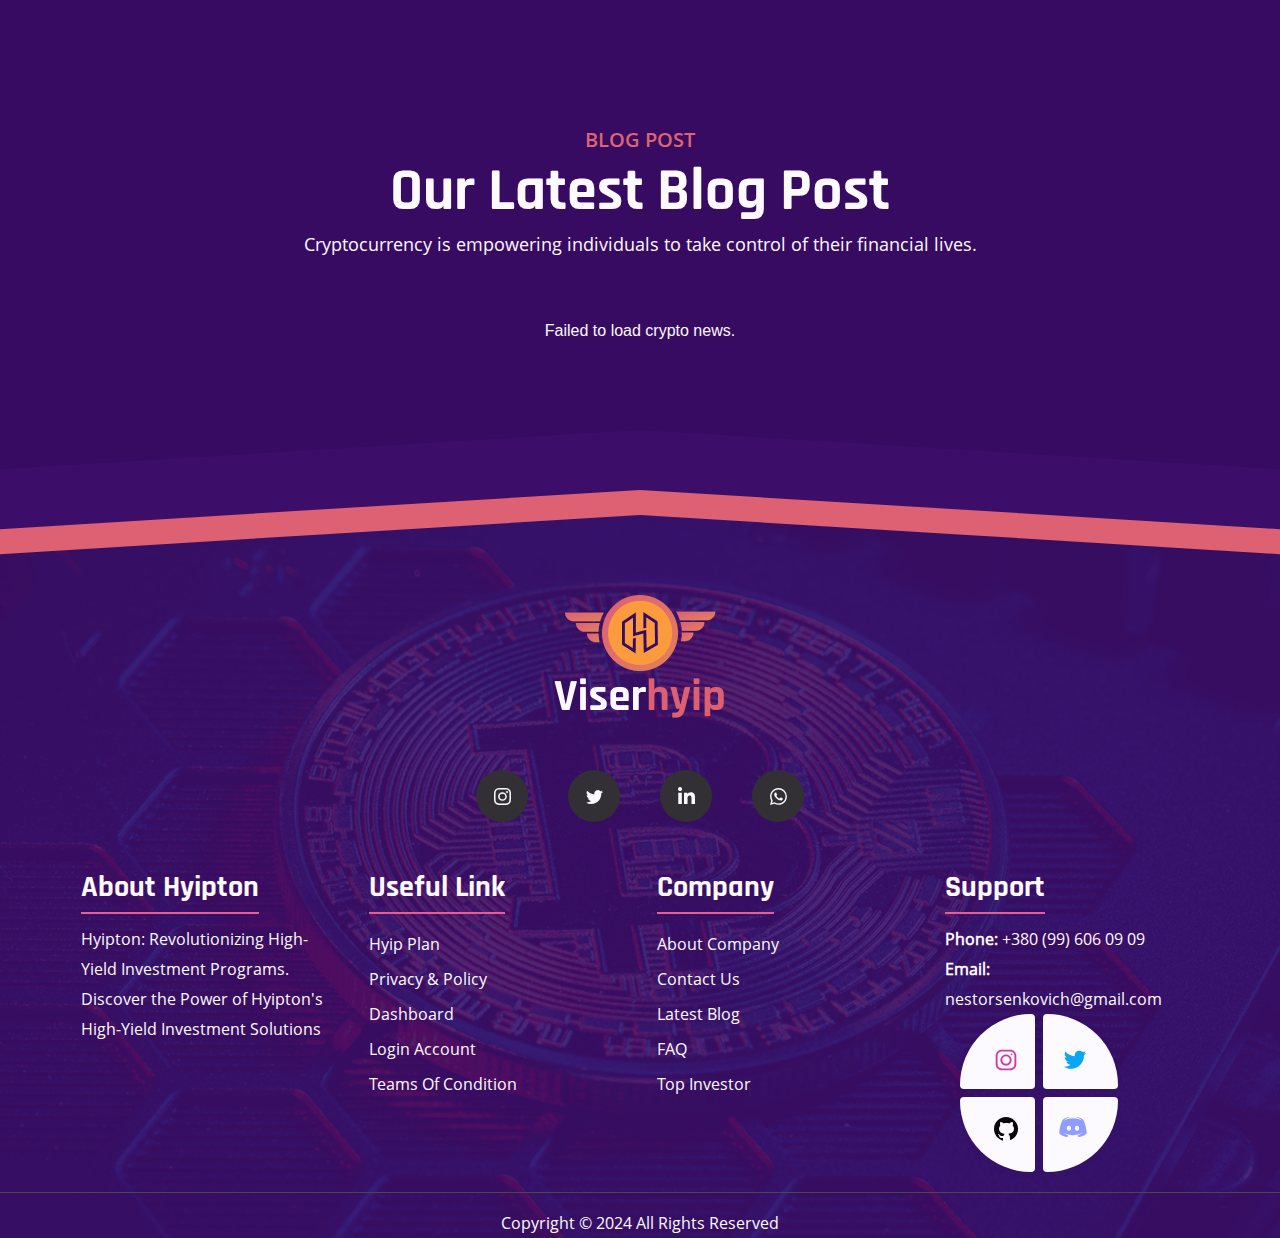
<file: Exam-3/About.html>
<!DOCTYPE html>
<html lang="en">

<head>
    <meta charset="UTF-8">
    <meta name="viewport" content="width=device-width, initial-scale=1.0">
    <title>ViserHyip</title>
    <link rel="icon" type="image/png" href="assets/favicon/favicon-96x96.png" sizes="96x96" />
    <link rel="icon" type="image/svg+xml" href="assets//favicon.svg" />
    <link rel="shortcut icon" href="assets//favicon.ico" />
    <link rel="apple-touch-icon" sizes="180x180" href="assets//apple-touch-icon.png" />
    <meta name="apple-mobile-web-app-title" content="Hype IP" />
    <link rel="manifest" href="assets//site.webmanifest" />
    <link rel="stylesheet" rel="preload" href="assets/css/style.min.css">
    <link rel="stylesheet"  rel="preload" href="assets/css/fonts.css">
</head>

<body>
    <button id="scrollToTop" class="scroll-to-top">
        ↑
    </button>

    <div class="page-wrapper">
        <header class="header-bg">
            <div class="container">
                <nav class="header-menu">
                    <div class="logo"><a href="#"><img src="assets/images/logo.png" alt=""></a></div>
                    <ul>
                        <li><a href="index.html">HOME</a></li>
                        <li><a href="About.html">ABOUT</a></li>
                        <li><a href="plan.html">PLAN</a></li>
                        <li><a href="investor.html">INVESTOR</a></li>
                        <li><a href="Blog.html">BLOG</a></li>
                        <li><a href="contact.html">CONTACT</a></li>
                    </ul>
                    <div class="buttons">
                        <button>
                            SING UP
                            <div class="arrow-wrapper">
                                <div class="arrow"></div>
                            </div>
                        </button>
                        <button type="button">
                            LOGIN
                            <div class="arrow-wrapper">
                                <div class="arrow"></div>
                            </div>
                        </button>
                        <div class="hamburger"></div>
                    </div>
                </nav>
            </div>
        </header>
        <main>
            <section class="banner">
                <div class="container">
                    <div class="banner-text">
                        <h1>About Company</h1>
                        <ul>
                            <li><a href="index.html">Home</a></li>
                            <li>/</li>
                            <li><a href="About.html">About</a></li>
                        </ul>
                    </div>
                    <div class="banner-img">
                        <img src="assets/images/banner-img.png" alt="">
                    </div>

                </div>
            </section>

            <section class="download">
                <div class="container">
                    <div class="download-section">
                        <div class="left">
                            <img src="assets/images/bitcoin-sec.png" alt="Bitcoin">
                        </div>
                        <div class="right">
                            <i>ABOUT US</i>
                            <h1>Secure Investments Are Real In Our Company</h1>
                            <p>We believe in transparency and honesty. That's why we're committed to providing you with
                                real returns on your investments, not just empty promises. Our team of experts works
                                tirelessly to ensure that your investments are performing at their best, so you can
                                enjoy the returns you deserve.</p>

                            <div class="buttons-f">
                                <button class="android-btn">
                                    <a href="#">
                                        <span class="btn-title">GET STARTED</span>
                                    </a>
                                </button>
                            </div>
                        </div>
                    </div>
                </div>
            </section>

            <section class="stats">
                <div class="stat-card">
                    <div class="icon"><img src="assets/images/card.png" alt=""></div>
                    <div class="number"><span>55</span> M</div>
                    <p>Active Members</p>
                </div>

                <div class="stat-card">
                    <div class="icon"><img src="assets/images/donation.png" alt=""></div>
                    <div class="number"><span>69</span> M</div>
                    <p>Total Deposit</p>
                </div>

                <div class="stat-card">
                    <div class="icon"><img src="assets/images/withdraw.png" alt=""></div>
                    <div class="number"><span>49</span> M</div>
                    <p>Total Withdraw</p>
                </div>

                <div class="stat-card">
                    <div class="icon"><img src="assets/images/location.png" alt=""></div>
                    <div class="number"><span>35</span> +</div>
                    <p>Our Cover Area</p>
                </div>
            </section>

            <section class="investor">
                <div class="container">
                    <div class="text">
                        <i>Investor</i>
                        <h3>Our Top Hyip Investor</h3>
                        <p>Crypto transactions are fast, secure, and decentralized. <br> Invest wisely and diversify
                            your portfolio Blockchain technology.</p>
                    </div>
                    <div class="teams">
                        <div class="team">
                            <div class="team-image">
                                <img src="assets/images/team-1.jpg" alt="">
                                <div class="team-overlay">
                                    <h4>John Doe</h4>
                                    <span>Investment : 3000 USD</span>
                                </div>
                            </div>
                        </div>



                        <div class="team">
                            <div class="team-image">
                                <img src="assets/images/team-2.jpg" alt="">
                                <div class="team-overlay">
                                    <h4>Ethan Blackwood</h4>
                                    <span>Investment : 5000 USD</span>
                                </div>
                            </div>
                        </div>


                        <div class="team">
                            <div class="team-image">
                                <img src="assets/images/team-3.jpg" alt="">
                                <div class="team-overlay">
                                    <h4>Liam Ryder</h4>
                                    <span>Investment : 1000 USD</span>
                                </div>
                            </div>
                        </div>


                        <div class="team">
                            <div class="team-image">
                                <img src="assets/images/team-4.jpg" alt="">
                                <div class="team-overlay">
                                    <h4>Julian Styles</h4>
                                    <span>Investment : 7000 USD</span>
                                </div>
                            </div>
                        </div>

                    </div>
                </div>
            </section>

            <section class="Choose">
                <div class="container">
                    <div class="text">
                        <i>Awesome features</i>
                        <h4>Why Choose Our Investment</h4>
                        <p>Diversify your portfolio and make informed decisions to maximize your returns.<br>The
                            future of finance is here.
                        </p>
                    </div>

                    <div class="features">
                        <div class="features-list">
                            <div class="feature">
                                <div class="icon"><img src="assets/images/Icon-trust.png" alt=""></div>
                                <div class="text">
                                    <h3>Reliability</h3>
                                    <p>Maecenas tempus tellus eget condimentum rhoncus sem quam semper.</p>
                                </div>
                            </div>
                            <div class="feature">
                                <div class="icon"><img src="assets/images/Icon-SSL.png" alt=""></div>
                                <div class="text">
                                    <h3>Comodo SSL</h3>
                                    <p>Maecenas tempus tellus eget condimentum rhoncus sem quam.</p>
                                </div>
                            </div>
                            <div class="feature">
                                <div class="icon"><img src="assets/images/Icon-COM.png" alt=""></div>
                                <div class="text">
                                    <h3>Registered Company</h3>
                                    <p>Maecenas tempus tellus eget condimentum rhoncus sem quam semper.</p>
                                </div>
                            </div>
                        </div>

                        <div class="center-image">
                            <img src="assets/images/girl-coin.png" alt="Illustration">
                        </div>

                        <div class="features-list">
                            <div class="feature-2">
                                <div class="icon"><img src="assets/images/Icon-quick.png" alt=""></div>
                                <div class="text">
                                    <h3>Quick Withdrawal</h3>
                                    <p>Maecenas tempus tellus eget condimentum rhoncus sem quam semper.</p>
                                </div>
                            </div>
                            <div class="feature-2">
                                <div class="icon"><img src="assets/images/Icon-strong.png" alt=""></div>
                                <div class="text">
                                    <h3>Strong Protection</h3>
                                    <p>Maecenas tempus tellus eget condimentum rhoncus sem quam.</p>
                                </div>
                            </div>
                            <div class="feature-2">
                                <div class="icon"><img src="assets/images/Icon-prot.png" alt=""></div>
                                <div class="text">
                                    <h3>Protected Website</h3>
                                    <p>Maecenas tempus tellus eget condimentum rhoncus sem quam semper.</p>
                                </div>
                            </div>
                        </div>
                    </div>
                </div>
            </section>

            <section class="Refferal">
                <div class="container">
                    <div class="text">
                        <h4>30% Referral Commission</h4>
                        <p>Crypto transactions are fast, secure, and decentralized. <br> Invest wisely and diversify
                        </p>
                    </div>
                    <div class="st-button">
                        <button type="button"> <a href="#"> GET STARTED</a></button>
                    </div>
                </div>
            </section>

            <section class="download">
                <div class="container">
                    <div class="download-section">
                        <div class="left">
                            <img src="assets/images/girl-ff.png" alt="Woman with phone">
                        </div>
                        <div class="right">
                            <i>HYIP APP</i>
                            <h1>Download Our App</h1>
                            <p>Get started with crypto today - download our app!</p>

                            <div class="features">
                                <div class="android">
                                    <h4>For Android</h4>
                                    <ul>
                                        <li>🔸 Fast Investment</li>
                                        <li>🔸 Automatically Withdraw</li>
                                        <li>🔸 Push Notification</li>
                                    </ul>
                                </div>
                                <div class="ios">
                                    <h4>For IOS</h4>
                                    <ul>
                                        <li>🔹 Fast Investment</li>
                                        <li>🔹 Automatically Withdraw</li>
                                        <li>🔹 Push Notification</li>
                                    </ul>
                                </div>
                            </div>

                            <div class="buttons-f">
                                <button class="android-btn">
                                    <a href="https://play.google.com/store/apps?hl=ru&pli=1" target="_blank">
                                        <img src="assets/images/732042.png" alt="Android" class="btn-icon">
                                        <span class="btn-title">DOWNLOAD</span>
                                        <span class="btn-subtitle">For Android</span>
                                    </a>
                                </button>

                                <button class="ios-btn">
                                    <img src="assets/images/15476.png" alt="iOS" class="btn-icon">
                                    <span class="btn-title">DOWNLOAD</span>
                                    <span class="btn-subtitle">For IOS</span>
                                </button>
                            </div>
                        </div>
                    </div>
                </div>
            </section>

            <section class="blog-section">
                <div class="container">
                    <div class="blog-text">
                        <i>BLOG POST</i>
                        <h2>Our Latest Blog Post</h2>
                        <p>Cryptocurrency is empowering individuals to take control of their financial lives.</p>
                    </div>
                </div>
                <div id="news-container" class="news-grid"></div>
            </section>

        </main>
        <footer class="foot">
            <div class="foot-bg">
                <div class="container">
                    <div class="footer-logo">
                        <img src="assets/images/Logo-f.png" alt="Logo">
                    </div>

                    <div class="social-footer">
                        <a class="socialContainer containerOne" href="https://www.instagram.com" target="_blank">
                            <svg viewBox="0 0 16 16" class="socialSvg instagramSvg">
                                <path
                                    d="M8 0C5.829 0 5.556.01 4.703.048 3.85.088 3.269.222 2.76.42a3.917 3.917 0 0 0-1.417.923A3.927 3.927 0 0 0 .42 2.76C.222 3.268.087 3.85.048 4.7.01 5.555 0 5.827 0 8.001c0 2.172.01 2.444.048 3.297.04.852.174 1.433.372 1.942.205.526.478.972.923 1.417.444.445.89.719 1.416.923.51.198 1.09.333 1.942.372C5.555 15.99 5.827 16 8 16s2.444-.01 3.298-.048c.851-.04 1.434-.174 1.943-.372a3.916 3.916 0 0 0 1.416-.923c.445-.445.718-.891.923-1.417.197-.509.332-1.09.372-1.942C15.99 10.445 16 10.173 16 8s-.01-2.445-.048-3.299c-.04-.851-.175-1.433-.372-1.941a3.926 3.926 0 0 0-.923-1.417A3.911 3.911 0 0 0 13.24.42c-.51-.198-1.092-.333-1.943-.372C10.443.01 10.172 0 7.998 0h.003zm-.717 1.442h.718c2.136 0 2.389.007 3.232.046.78.035 1.204.166 1.486.275.373.145.64.319.92.599.28.28.453.546.598.92.11.281.24.705.275 1.485.039.843.047 1.096.047 3.231s-.008 2.389-.047 3.232c-.035.78-.166 1.203-.275 1.485a2.47 2.47 0 0 1-.599.919c-.28.28-.546.453-.92.598-.28.11-.704.24-1.485.276-.843.038-1.096.047-3.232.047s-2.39-.009-3.233-.047c-.78-.036-1.203-.166-1.485-.276a2.478 2.478 0 0 1-.92-.598 2.48 2.48 0 0 1-.6-.92c-.109-.281-.24-.705-.275-1.485-.038-.843-.046-1.096-.046-3.233 0-2.136.008-2.388.046-3.231.036-.78.166-1.204.276-1.486.145-.373.319-.64.599-.92.28-.28.546-.453.92-.598.282-.11.705-.24 1.485-.276.738-.034 1.024-.044 2.515-.045v.002zm4.988 1.328a.96.96 0 1 0 0 1.92.96.96 0 0 0 0-1.92zm-4.27 1.122a4.109 4.109 0 1 0 0 8.217 4.109 4.109 0 0 0 0-8.217zm0 1.441a2.667 2.667 0 1 1 0 5.334 2.667 2.667 0 0 1 0-5.334z">
                                </path>
                            </svg>
                        </a>

                        <a class="socialContainer containerTwo" href="https://x.com" target="_blank">
                            <svg viewBox="0 0 16 16" class="socialSvg twitterSvg">
                                <path
                                    d="M5.026 15c6.038 0 9.341-5.003 9.341-9.334 0-.14 0-.282-.006-.422A6.685 6.685 0 0 0 16 3.542a6.658 6.658 0 0 1-1.889.518 3.301 3.301 0 0 0 1.447-1.817 6.533 6.533 0 0 1-2.087.793A3.286 3.286 0 0 0 7.875 6.03a9.325 9.325 0 0 1-6.767-3.429 3.289 3.289 0 0 0 1.018 4.382A3.323 3.323 0 0 1 .64 6.575v.045a3.288 3.288 0 0 0 2.632 3.218 3.203 3.203 0 0 1-.865.115 3.23 3.23 0 0 1-.614-.057 3.283 3.283 0 0 0 3.067 2.277A6.588 6.588 0 0 1 .78 13.58a6.32 6.32 0 0 1-.78-.045A9.344 9.344 0 0 0 5.026 15z">
                                </path>
                            </svg>
                        </a>

                        <a class="socialContainer containerThree" href="https://ua.linkedin.com" target="_blank">
                            <svg viewBox="0 0 448 512" class="socialSvg linkdinSvg">
                                <path
                                    d="M100.28 448H7.4V148.9h92.88zM53.79 108.1C24.09 108.1 0 83.5 0 53.8a53.79 53.79 0 0 1 107.58 0c0 29.7-24.1 54.3-53.79 54.3zM447.9 448h-92.68V302.4c0-34.7-.7-79.2-48.29-79.2-48.29 0-55.69 37.7-55.69 76.7V448h-92.78V148.9h89.08v40.8h1.3c12.4-23.5 42.69-48.3 87.88-48.3 94 0 111.28 61.9 111.28 142.3V448z">
                                </path>
                            </svg>
                        </a>

                        <a class="socialContainer containerFour" href="https://www.whatsapp.com/?lang=ru"
                            target="_blank">
                            <svg viewBox="0 0 16 16" class="socialSvg whatsappSvg">
                                <path
                                    d="M13.601 2.326A7.854 7.854 0 0 0 7.994 0C3.627 0 .068 3.558.064 7.926c0 1.399.366 2.76 1.057 3.965L0 16l4.204-1.102a7.933 7.933 0 0 0 3.79.965h.004c4.368 0 7.926-3.558 7.93-7.93A7.898 7.898 0 0 0 13.6 2.326zM7.994 14.521a6.573 6.573 0 0 1-3.356-.92l-.24-.144-2.494.654.666-2.433-.156-.251a6.56 6.56 0 0 1-1.007-3.505c0-3.626 2.957-6.584 6.591-6.584a6.56 6.56 0 0 1 4.66 1.931 6.557 6.557 0 0 1 1.928 4.66c-.004 3.639-2.961 6.592-6.592 6.592zm3.615-4.934c-.197-.099-1.17-.578-1.353-.646-.182-.065-.315-.099-.445.099-.133.197-.513.646-.627.775-.114.133-.232.148-.43.05-.197-.1-.836-.308-1.592-.985-.59-.525-.985-1.175-1.103-1.372-.114-.198-.011-.304.088-.403.087-.088.197-.232.296-.346.1-.114.133-.198.198-.33.065-.134.034-.248-.015-.347-.05-.099-.445-1.076-.612-1.47-.16-.389-.323-.335-.445-.34-.114-.007-.247-.007-.38-.007a.729.729 0 0 0-.529.247c-.182.198-.691.677-.691 1.654 0 .977.71 1.916.81 2.049.098.133 1.394 2.132 3.383 2.992.47.205.84.326 1.129.418.475.152.904.129 1.246.08.38-.058 1.171-.48 1.338-.943.164-.464.164-.86.114-.943-.049-.084-.182-.133-.38-.232z">
                                </path>
                            </svg>
                        </a>
                    </div>


                    <div class="footer-content">
                        <div class="footer-section">
                            <h3>About Hyipton</h3>
                            <p>Hyipton: Revolutionizing High-Yield Investment Programs. Discover the Power of
                                Hyipton's High-Yield Investment Solutions</p>
                        </div>

                        <div class="footer-section">
                            <h3>Useful Link</h3>
                            <ul>
                                <li><a href="plan.html">Hyip Plan</a></li>
                                <li><a href="pol.html">Privacy & Policy</a></li>
                                <li><a href="#">Dashboard</a></li>
                                <li><a href="#">Login Account</a></li>
                                <li><a href="#">Teams Of Condition</a></li>
                            </ul>
                        </div>

                        <div class="footer-section">
                            <h3>Company</h3>
                            <ul>
                                <li><a href="About.html">About Company</a></li>
                                <li><a href="contact.html">Contact Us</a></li>
                                <li><a href="Blog.html">Latest Blog</a></li>
                                <li><a href="faq.html">FAQ</a></li>
                                <li><a href="investor.html">Top Investor</a></li>
                            </ul>
                        </div>

                        <div class="footer-section">
                            <h3>Support</h3>
                            <p><strong>Phone:</strong> +380 (99) 606 09 09</p>
                            <p><strong>Email:</strong> nestorsenkovich@gmail.com</p>

                            <div class="support-footer">
                                <div class="up">
                                    <a href="https://www.instagram.com/" target="_blank">
                                        <button class="card1">
                                            <svg xmlns="http://www.w3.org/2000/svg"
                                                xmlns:xlink="http://www.w3.org/1999/xlink" viewBox="0,0,256,256"
                                                width="30px" height="30px" fill-rule="nonzero" class="instagram">
                                                <g fill-rule="nonzero" stroke="none" stroke-width="1"
                                                    stroke-linecap="butt" stroke-linejoin="miter" stroke-miterlimit="10"
                                                    stroke-dasharray="" stroke-dashoffset="0" font-family="none"
                                                    font-weight="none" font-size="none" text-anchor="none"
                                                    style="mix-blend-mode: normal">
                                                    <g transform="scale(8,8)">
                                                        <path
                                                            d="M11.46875,5c-3.55078,0 -6.46875,2.91406 -6.46875,6.46875v9.0625c0,3.55078 2.91406,6.46875 6.46875,6.46875h9.0625c3.55078,0 6.46875,-2.91406 6.46875,-6.46875v-9.0625c0,-3.55078 -2.91406,-6.46875 -6.46875,-6.46875zM11.46875,7h9.0625c2.47266,0 4.46875,1.99609 4.46875,4.46875v9.0625c0,2.47266 -1.99609,4.46875 -4.46875,4.46875h-9.0625c-2.47266,0 -4.46875,-1.99609 -4.46875,-4.46875v-9.0625c0,-2.47266 1.99609,-4.46875 4.46875,-4.46875zM21.90625,9.1875c-0.50391,0 -0.90625,0.40234 -0.90625,0.90625c0,0.50391 0.40234,0.90625 0.90625,0.90625c0.50391,0 0.90625,-0.40234 0.90625,-0.90625c0,-0.50391 -0.40234,-0.90625 -0.90625,-0.90625zM16,10c-3.30078,0 -6,2.69922 -6,6c0,3.30078 2.69922,6 6,6c3.30078,0 6,-2.69922 6,-6c0,-3.30078 -2.69922,-6 -6,-6zM16,12c2.22266,0 4,1.77734 4,4c0,2.22266 -1.77734,4 -4,4c-2.22266,0 -4,-1.77734 -4,-4c0,-2.22266 1.77734,-4 4,-4z">
                                                        </path>
                                                    </g>
                                                </g>
                                            </svg>
                                        </button>
                                    </a>
                                    <a href="https://twitter.com" target="_blank">
                                        <button class="card2">
                                            <svg xmlns="http://www.w3.org/2000/svg" viewBox="0 0 48 48" width="30px"
                                                height="30px" class="twitter">
                                                <path
                                                    d="M42,12.429c-1.323,0.586-2.746,0.977-4.247,1.162c1.526-0.906,2.7-2.351,3.251-4.058c-1.428,0.837-3.01,1.452-4.693,1.776C34.967,9.884,33.05,9,30.926,9c-4.08,0-7.387,3.278-7.387,7.32c0,0.572,0.067,1.129,0.193,1.67c-6.138-0.308-11.582-3.226-15.224-7.654c-0.64,1.082-1,2.349-1,3.686c0,2.541,1.301,4.778,3.285,6.096c-1.211-0.037-2.351-0.374-3.349-0.914c0,0.022,0,0.055,0,0.086c0,3.551,2.547,6.508,5.923,7.181c-0.617,0.169-1.269,0.263-1.941,0.263c-0.477,0-0.942-0.054-1.392-0.135c0.94,2.902,3.667,5.023,6.898,5.086c-2.528,1.96-5.712,3.134-9.174,3.134c-0.598,0-1.183-0.034-1.761-0.104C9.268,36.786,13.152,38,17.321,38c13.585,0,21.017-11.156,21.017-20.834c0-0.317-0.01-0.633-0.025-0.945C39.763,15.197,41.013,13.905,42,12.429">
                                                </path>
                                            </svg>
                                        </button>
                                    </a>
                                </div>
                                <div class="down">
                                    <a href="https://github.com" target="_blank">
                                        <button class="card3">
                                            <svg xmlns="http://www.w3.org/2000/svg" viewBox="0 0 30 30" width="30px"
                                                height="30px" class="github">
                                                <path
                                                    d="M15,3C8.373,3,3,8.373,3,15c0,5.623,3.872,10.328,9.092,11.63C12.036,26.468,12,26.28,12,26.047v-2.051 c-0.487,0-1.303,0-1.508,0c-0.821,0-1.551-0.353-1.905-1.009c-0.393-0.729-0.461-1.844-1.435-2.526 c-0.289-0.227-0.069-0.486,0.264-0.451c0.615,0.174,1.125,0.596,1.605,1.222c0.478,0.627,0.703,0.769,1.596,0.769 c0.433,0,1.081-0.025,1.691-0.121c0.328-0.833,0.895-1.6,1.588-1.962c-3.996-0.411-5.903-2.399-5.903-5.098 c0-1.162,0.495-2.286,1.336-3.233C9.053,10.647,8.706,8.73,9.435,8c1.798,0,2.885,1.166,3.146,1.481C13.477,9.174,14.461,9,15.495,9 c1.036,0,2.024,0.174,2.922,0.483C18.675,9.17,19.763,8,21.565,8c0.732,0.731,0.381,2.656,0.102,3.594 c0.836,0.945,1.328,2.066,1.328,3.226c0,2.697-1.904,4.684-5.894,5.097C18.199,20.49,19,22.1,19,23.313v2.734 c0,0.104-0.023,0.179-0.035,0.268C23.641,24.676,27,20.236,27,15C27,8.373,21.627,3,15,3z">
                                                </path>
                                            </svg>
                                        </button>
                                    </a>
                                    <a href="https://discord.com" target="_blank">
                                        <button class="card4">
                                            <svg height="30px" width="30px" viewBox="0 0 48 48"
                                                xmlns="http://www.w3.org/2000/svg" class="discord">
                                                <path
                                                    d="M40,12c0,0-4.585-3.588-10-4l-0.488,0.976C34.408,10.174,36.654,11.891,39,14c-4.045-2.065-8.039-4-15-4s-10.955,1.935-15,4c2.346-2.109,5.018-4.015,9.488-5.024L18,8c-5.681,0.537-10,4-10,4s-5.121,7.425-6,22c5.162,5.953,13,6,13,6l1.639-2.185C13.857,36.848,10.715,35.121,8,32c3.238,2.45,8.125,5,16,5s12.762-2.55,16-5c-2.715,3.121-5.857,4.848-8.639,5.815L33,40c0,0,7.838-0.047,13-6C45.121,19.425,40,12,40,12z M17.5,30c-1.933,0-3.5-1.791-3.5-4c0-2.209,1.567-4,3.5-4s3.5,1.791,3.5,4C21,28.209,19.433,30,17.5,30z M30.5,30c-1.933,0-3.5-1.791-3.5-4c0-2.209,1.567-4,3.5-4s3.5,1.791,3.5,4C34,28.209,32.433,30,30.5,30z">
                                                </path>
                                            </svg>
                                        </button>
                                    </a>
                                </div>
                            </div>
                        </div>
                    </div>
                </div>

                <div class="footer-bottom">
                    <p>Copyright © 2024 All Rights Reserved</p>
                </div>
            </div>
        </footer>
    </div>

    <script src="assets/js/scroll.js"></script>
    <script src="assets/js/blog3.js"></script>
</body>

</html>
</file>
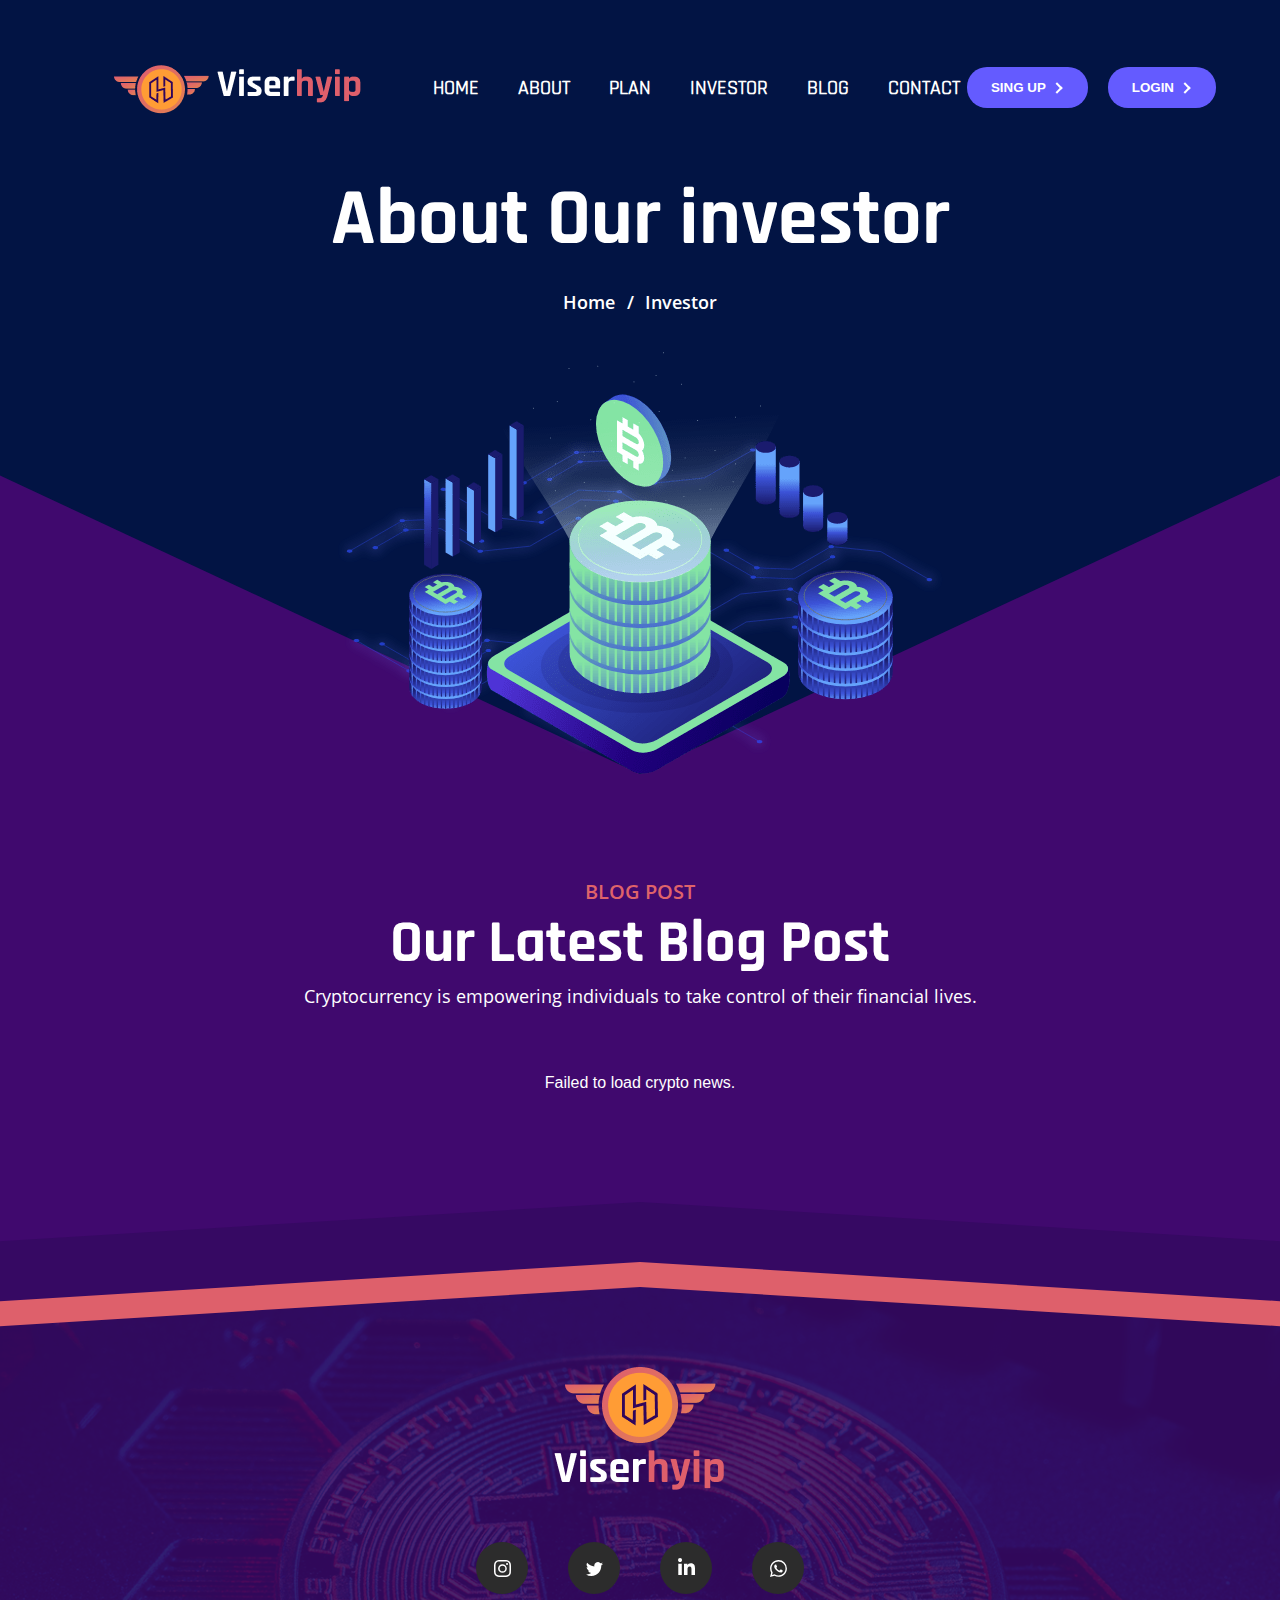
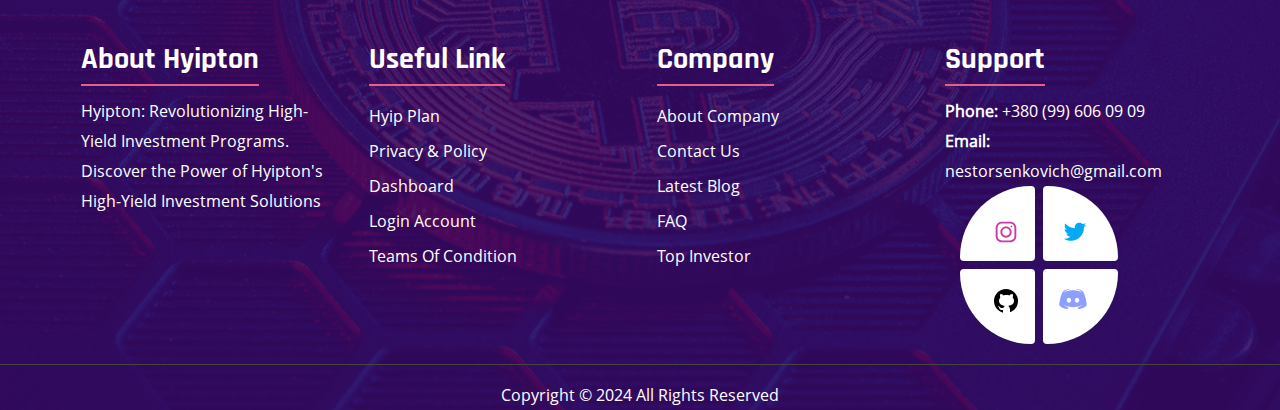
<file: Exam-3/Blog.html>
<!DOCTYPE html>
<html lang="en">

<head>
    <meta charset="UTF-8">
    <meta name="viewport" content="width=device-width, initial-scale=1.0">
    <title>ViserHyip</title>
    <link rel="icon" type="image/png" href="assets/favicon/favicon-96x96.png" sizes="96x96" />
    <link rel="icon" type="image/svg+xml" href="assets//favicon.svg" />
    <link rel="shortcut icon" href="assets//favicon.ico" />
    <link rel="apple-touch-icon" sizes="180x180" href="assets//apple-touch-icon.png" />
    <meta name="apple-mobile-web-app-title" content="Hype IP" />
    <link rel="manifest" href="assets//site.webmanifest" />
    <link rel="stylesheet" rel="preload" href="assets/css/style.min.css">
    <link rel="stylesheet" rel="preload" href="assets/css/fonts.css">
</head>

<body>
    <button id="scrollToTop" class="scroll-to-top">
        ↑
    </button>

    <div class="page-wrapper">
        <header class="header-bg">
            <div class="container">
                <nav class="header-menu">
                    <div class="logo"><a href="#"><img src="assets/images/logo.png" alt=""></a></div>
                    <ul>
                        <li><a href="index.html">HOME</a></li>
                        <li><a href="About.html">ABOUT</a></li>
                        <li><a href="plan.html">PLAN</a></li>
                        <li><a href="investor.html">INVESTOR</a></li>
                        <li><a href="Blog.html">BLOG</a></li>
                        <li><a href="contact.html">CONTACT</a></li>
                    </ul>
                    <div class="buttons">
                        <button>
                            SING UP
                            <div class="arrow-wrapper">
                                <div class="arrow"></div>
                            </div>
                        </button>
                        <button type="button">
                            LOGIN
                            <div class="arrow-wrapper">
                                <div class="arrow"></div>
                            </div>
                        </button>
                        <div class="hamburger"></div>
                    </div>
                </nav>
            </div>
        </header>
        <main>
            <section class="banner">
                <div class="container">
                    <div class="banner-text">
                        <h1>About Our investor</h1>
                        <ul>
                            <li><a href="index.html">Home</a></li>
                            <li>/</li>
                            <li><a href="investor.html">Investor</a></li>
                        </ul>
                    </div>
                    <div class="banner-img">
                        <img src="assets/images/banner-img.png" alt="">
                    </div>

                </div>
            </section>

            <section class="blog9-section">
                <div class="container">
                    <div class="blog-text">
                        <i>BLOG POST</i>
                        <h2>Our Latest Blog Post</h2>
                        <p>Cryptocurrency is empowering individuals to take control of their financial lives.</p>
                    </div>
                    <div id="Blog9-container"></div>
                    <div id="pagination" class="pagination"></div>
                </div>

            </section>
        </main>
        <footer class="foot">
            <div class="foot-bg">
                <div class="container">
                    <div class="footer-logo">
                        <img src="assets/images/Logo-f.png" alt="Logo">
                    </div>

                    <div class="social-footer">
                        <a class="socialContainer containerOne" href="https://www.instagram.com" target="_blank">
                            <svg viewBox="0 0 16 16" class="socialSvg instagramSvg">
                                <path
                                    d="M8 0C5.829 0 5.556.01 4.703.048 3.85.088 3.269.222 2.76.42a3.917 3.917 0 0 0-1.417.923A3.927 3.927 0 0 0 .42 2.76C.222 3.268.087 3.85.048 4.7.01 5.555 0 5.827 0 8.001c0 2.172.01 2.444.048 3.297.04.852.174 1.433.372 1.942.205.526.478.972.923 1.417.444.445.89.719 1.416.923.51.198 1.09.333 1.942.372C5.555 15.99 5.827 16 8 16s2.444-.01 3.298-.048c.851-.04 1.434-.174 1.943-.372a3.916 3.916 0 0 0 1.416-.923c.445-.445.718-.891.923-1.417.197-.509.332-1.09.372-1.942C15.99 10.445 16 10.173 16 8s-.01-2.445-.048-3.299c-.04-.851-.175-1.433-.372-1.941a3.926 3.926 0 0 0-.923-1.417A3.911 3.911 0 0 0 13.24.42c-.51-.198-1.092-.333-1.943-.372C10.443.01 10.172 0 7.998 0h.003zm-.717 1.442h.718c2.136 0 2.389.007 3.232.046.78.035 1.204.166 1.486.275.373.145.64.319.92.599.28.28.453.546.598.92.11.281.24.705.275 1.485.039.843.047 1.096.047 3.231s-.008 2.389-.047 3.232c-.035.78-.166 1.203-.275 1.485a2.47 2.47 0 0 1-.599.919c-.28.28-.546.453-.92.598-.28.11-.704.24-1.485.276-.843.038-1.096.047-3.232.047s-2.39-.009-3.233-.047c-.78-.036-1.203-.166-1.485-.276a2.478 2.478 0 0 1-.92-.598 2.48 2.48 0 0 1-.6-.92c-.109-.281-.24-.705-.275-1.485-.038-.843-.046-1.096-.046-3.233 0-2.136.008-2.388.046-3.231.036-.78.166-1.204.276-1.486.145-.373.319-.64.599-.92.28-.28.546-.453.92-.598.282-.11.705-.24 1.485-.276.738-.034 1.024-.044 2.515-.045v.002zm4.988 1.328a.96.96 0 1 0 0 1.92.96.96 0 0 0 0-1.92zm-4.27 1.122a4.109 4.109 0 1 0 0 8.217 4.109 4.109 0 0 0 0-8.217zm0 1.441a2.667 2.667 0 1 1 0 5.334 2.667 2.667 0 0 1 0-5.334z">
                                </path>
                            </svg>
                        </a>

                        <a class="socialContainer containerTwo" href="https://x.com" target="_blank">
                            <svg viewBox="0 0 16 16" class="socialSvg twitterSvg">
                                <path
                                    d="M5.026 15c6.038 0 9.341-5.003 9.341-9.334 0-.14 0-.282-.006-.422A6.685 6.685 0 0 0 16 3.542a6.658 6.658 0 0 1-1.889.518 3.301 3.301 0 0 0 1.447-1.817 6.533 6.533 0 0 1-2.087.793A3.286 3.286 0 0 0 7.875 6.03a9.325 9.325 0 0 1-6.767-3.429 3.289 3.289 0 0 0 1.018 4.382A3.323 3.323 0 0 1 .64 6.575v.045a3.288 3.288 0 0 0 2.632 3.218 3.203 3.203 0 0 1-.865.115 3.23 3.23 0 0 1-.614-.057 3.283 3.283 0 0 0 3.067 2.277A6.588 6.588 0 0 1 .78 13.58a6.32 6.32 0 0 1-.78-.045A9.344 9.344 0 0 0 5.026 15z">
                                </path>
                            </svg>
                        </a>

                        <a class="socialContainer containerThree" href="https://ua.linkedin.com" target="_blank">
                            <svg viewBox="0 0 448 512" class="socialSvg linkdinSvg">
                                <path
                                    d="M100.28 448H7.4V148.9h92.88zM53.79 108.1C24.09 108.1 0 83.5 0 53.8a53.79 53.79 0 0 1 107.58 0c0 29.7-24.1 54.3-53.79 54.3zM447.9 448h-92.68V302.4c0-34.7-.7-79.2-48.29-79.2-48.29 0-55.69 37.7-55.69 76.7V448h-92.78V148.9h89.08v40.8h1.3c12.4-23.5 42.69-48.3 87.88-48.3 94 0 111.28 61.9 111.28 142.3V448z">
                                </path>
                            </svg>
                        </a>

                        <a class="socialContainer containerFour" href="https://www.whatsapp.com/?lang=ru"
                            target="_blank">
                            <svg viewBox="0 0 16 16" class="socialSvg whatsappSvg">
                                <path
                                    d="M13.601 2.326A7.854 7.854 0 0 0 7.994 0C3.627 0 .068 3.558.064 7.926c0 1.399.366 2.76 1.057 3.965L0 16l4.204-1.102a7.933 7.933 0 0 0 3.79.965h.004c4.368 0 7.926-3.558 7.93-7.93A7.898 7.898 0 0 0 13.6 2.326zM7.994 14.521a6.573 6.573 0 0 1-3.356-.92l-.24-.144-2.494.654.666-2.433-.156-.251a6.56 6.56 0 0 1-1.007-3.505c0-3.626 2.957-6.584 6.591-6.584a6.56 6.56 0 0 1 4.66 1.931 6.557 6.557 0 0 1 1.928 4.66c-.004 3.639-2.961 6.592-6.592 6.592zm3.615-4.934c-.197-.099-1.17-.578-1.353-.646-.182-.065-.315-.099-.445.099-.133.197-.513.646-.627.775-.114.133-.232.148-.43.05-.197-.1-.836-.308-1.592-.985-.59-.525-.985-1.175-1.103-1.372-.114-.198-.011-.304.088-.403.087-.088.197-.232.296-.346.1-.114.133-.198.198-.33.065-.134.034-.248-.015-.347-.05-.099-.445-1.076-.612-1.47-.16-.389-.323-.335-.445-.34-.114-.007-.247-.007-.38-.007a.729.729 0 0 0-.529.247c-.182.198-.691.677-.691 1.654 0 .977.71 1.916.81 2.049.098.133 1.394 2.132 3.383 2.992.47.205.84.326 1.129.418.475.152.904.129 1.246.08.38-.058 1.171-.48 1.338-.943.164-.464.164-.86.114-.943-.049-.084-.182-.133-.38-.232z">
                                </path>
                            </svg>
                        </a>
                    </div>


                    <div class="footer-content">
                        <div class="footer-section">
                            <h3>About Hyipton</h3>
                            <p>Hyipton: Revolutionizing High-Yield Investment Programs. Discover the Power of
                                Hyipton's High-Yield Investment Solutions</p>
                        </div>

                        <div class="footer-section">
                            <h3>Useful Link</h3>
                            <ul>
                                <li><a href="plan.html">Hyip Plan</a></li>
                                <li><a href="pol.html">Privacy & Policy</a></li>
                                <li><a href="#">Dashboard</a></li>
                                <li><a href="#">Login Account</a></li>
                                <li><a href="#">Teams Of Condition</a></li>
                            </ul>
                        </div>

                        <div class="footer-section">
                            <h3>Company</h3>
                            <ul>
                                <li><a href="About.html">About Company</a></li>
                                <li><a href="contact.html">Contact Us</a></li>
                                <li><a href="Blog.html">Latest Blog</a></li>
                                <li><a href="faq.html">FAQ</a></li>
                                <li><a href="investor.html">Top Investor</a></li>
                            </ul>
                        </div>

                        <div class="footer-section">
                            <h3>Support</h3>
                            <p><strong>Phone:</strong> +380 (99) 606 09 09</p>
                            <p><strong>Email:</strong> nestorsenkovich@gmail.com</p>

                            <div class="support-footer">
                                <div class="up">
                                    <a href="https://www.instagram.com/" target="_blank">
                                        <button class="card1">
                                            <svg xmlns="http://www.w3.org/2000/svg"
                                                xmlns:xlink="http://www.w3.org/1999/xlink" viewBox="0,0,256,256"
                                                width="30px" height="30px" fill-rule="nonzero" class="instagram">
                                                <g fill-rule="nonzero" stroke="none" stroke-width="1"
                                                    stroke-linecap="butt" stroke-linejoin="miter" stroke-miterlimit="10"
                                                    stroke-dasharray="" stroke-dashoffset="0" font-family="none"
                                                    font-weight="none" font-size="none" text-anchor="none"
                                                    style="mix-blend-mode: normal">
                                                    <g transform="scale(8,8)">
                                                        <path
                                                            d="M11.46875,5c-3.55078,0 -6.46875,2.91406 -6.46875,6.46875v9.0625c0,3.55078 2.91406,6.46875 6.46875,6.46875h9.0625c3.55078,0 6.46875,-2.91406 6.46875,-6.46875v-9.0625c0,-3.55078 -2.91406,-6.46875 -6.46875,-6.46875zM11.46875,7h9.0625c2.47266,0 4.46875,1.99609 4.46875,4.46875v9.0625c0,2.47266 -1.99609,4.46875 -4.46875,4.46875h-9.0625c-2.47266,0 -4.46875,-1.99609 -4.46875,-4.46875v-9.0625c0,-2.47266 1.99609,-4.46875 4.46875,-4.46875zM21.90625,9.1875c-0.50391,0 -0.90625,0.40234 -0.90625,0.90625c0,0.50391 0.40234,0.90625 0.90625,0.90625c0.50391,0 0.90625,-0.40234 0.90625,-0.90625c0,-0.50391 -0.40234,-0.90625 -0.90625,-0.90625zM16,10c-3.30078,0 -6,2.69922 -6,6c0,3.30078 2.69922,6 6,6c3.30078,0 6,-2.69922 6,-6c0,-3.30078 -2.69922,-6 -6,-6zM16,12c2.22266,0 4,1.77734 4,4c0,2.22266 -1.77734,4 -4,4c-2.22266,0 -4,-1.77734 -4,-4c0,-2.22266 1.77734,-4 4,-4z">
                                                        </path>
                                                    </g>
                                                </g>
                                            </svg>
                                        </button>
                                    </a>
                                    <a href="https://twitter.com" target="_blank">
                                        <button class="card2">
                                            <svg xmlns="http://www.w3.org/2000/svg" viewBox="0 0 48 48" width="30px"
                                                height="30px" class="twitter">
                                                <path
                                                    d="M42,12.429c-1.323,0.586-2.746,0.977-4.247,1.162c1.526-0.906,2.7-2.351,3.251-4.058c-1.428,0.837-3.01,1.452-4.693,1.776C34.967,9.884,33.05,9,30.926,9c-4.08,0-7.387,3.278-7.387,7.32c0,0.572,0.067,1.129,0.193,1.67c-6.138-0.308-11.582-3.226-15.224-7.654c-0.64,1.082-1,2.349-1,3.686c0,2.541,1.301,4.778,3.285,6.096c-1.211-0.037-2.351-0.374-3.349-0.914c0,0.022,0,0.055,0,0.086c0,3.551,2.547,6.508,5.923,7.181c-0.617,0.169-1.269,0.263-1.941,0.263c-0.477,0-0.942-0.054-1.392-0.135c0.94,2.902,3.667,5.023,6.898,5.086c-2.528,1.96-5.712,3.134-9.174,3.134c-0.598,0-1.183-0.034-1.761-0.104C9.268,36.786,13.152,38,17.321,38c13.585,0,21.017-11.156,21.017-20.834c0-0.317-0.01-0.633-0.025-0.945C39.763,15.197,41.013,13.905,42,12.429">
                                                </path>
                                            </svg>
                                        </button>
                                    </a>
                                </div>
                                <div class="down">
                                    <a href="https://github.com" target="_blank">
                                        <button class="card3">
                                            <svg xmlns="http://www.w3.org/2000/svg" viewBox="0 0 30 30" width="30px"
                                                height="30px" class="github">
                                                <path
                                                    d="M15,3C8.373,3,3,8.373,3,15c0,5.623,3.872,10.328,9.092,11.63C12.036,26.468,12,26.28,12,26.047v-2.051 c-0.487,0-1.303,0-1.508,0c-0.821,0-1.551-0.353-1.905-1.009c-0.393-0.729-0.461-1.844-1.435-2.526 c-0.289-0.227-0.069-0.486,0.264-0.451c0.615,0.174,1.125,0.596,1.605,1.222c0.478,0.627,0.703,0.769,1.596,0.769 c0.433,0,1.081-0.025,1.691-0.121c0.328-0.833,0.895-1.6,1.588-1.962c-3.996-0.411-5.903-2.399-5.903-5.098 c0-1.162,0.495-2.286,1.336-3.233C9.053,10.647,8.706,8.73,9.435,8c1.798,0,2.885,1.166,3.146,1.481C13.477,9.174,14.461,9,15.495,9 c1.036,0,2.024,0.174,2.922,0.483C18.675,9.17,19.763,8,21.565,8c0.732,0.731,0.381,2.656,0.102,3.594 c0.836,0.945,1.328,2.066,1.328,3.226c0,2.697-1.904,4.684-5.894,5.097C18.199,20.49,19,22.1,19,23.313v2.734 c0,0.104-0.023,0.179-0.035,0.268C23.641,24.676,27,20.236,27,15C27,8.373,21.627,3,15,3z">
                                                </path>
                                            </svg>
                                        </button>
                                    </a>
                                    <a href="https://discord.com" target="_blank">
                                        <button class="card4">
                                            <svg height="30px" width="30px" viewBox="0 0 48 48"
                                                xmlns="http://www.w3.org/2000/svg" class="discord">
                                                <path
                                                    d="M40,12c0,0-4.585-3.588-10-4l-0.488,0.976C34.408,10.174,36.654,11.891,39,14c-4.045-2.065-8.039-4-15-4s-10.955,1.935-15,4c2.346-2.109,5.018-4.015,9.488-5.024L18,8c-5.681,0.537-10,4-10,4s-5.121,7.425-6,22c5.162,5.953,13,6,13,6l1.639-2.185C13.857,36.848,10.715,35.121,8,32c3.238,2.45,8.125,5,16,5s12.762-2.55,16-5c-2.715,3.121-5.857,4.848-8.639,5.815L33,40c0,0,7.838-0.047,13-6C45.121,19.425,40,12,40,12z M17.5,30c-1.933,0-3.5-1.791-3.5-4c0-2.209,1.567-4,3.5-4s3.5,1.791,3.5,4C21,28.209,19.433,30,17.5,30z M30.5,30c-1.933,0-3.5-1.791-3.5-4c0-2.209,1.567-4,3.5-4s3.5,1.791,3.5,4C34,28.209,32.433,30,30.5,30z">
                                                </path>
                                            </svg>
                                        </button>
                                    </a>
                                </div>
                            </div>
                        </div>
                    </div>
                </div>

                <div class="footer-bottom">
                    <p>Copyright © 2024 All Rights Reserved</p>
                </div>
            </div>
        </footer>
    </div>

    <script src="assets/js/scroll.js"></script>
    <script src="assets/js/blog9.js"></script>

</body>

</html>
</file>
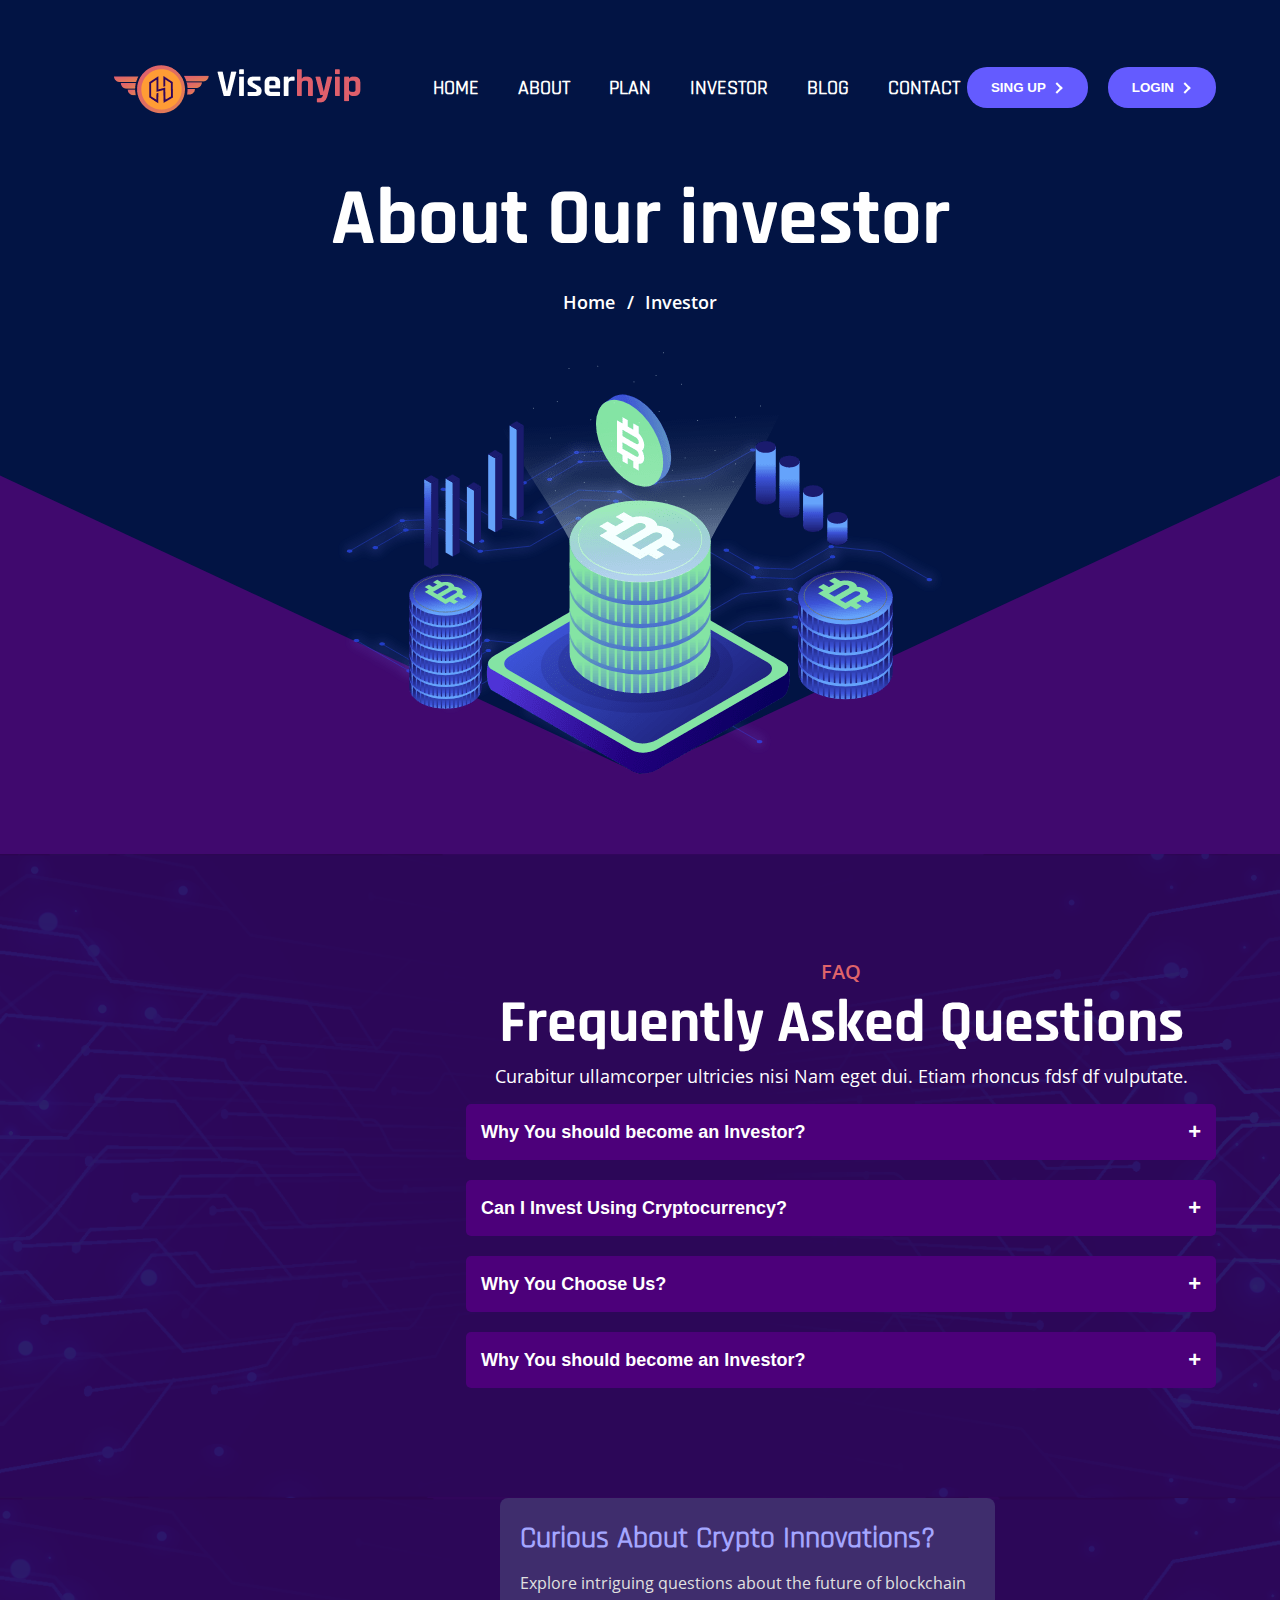
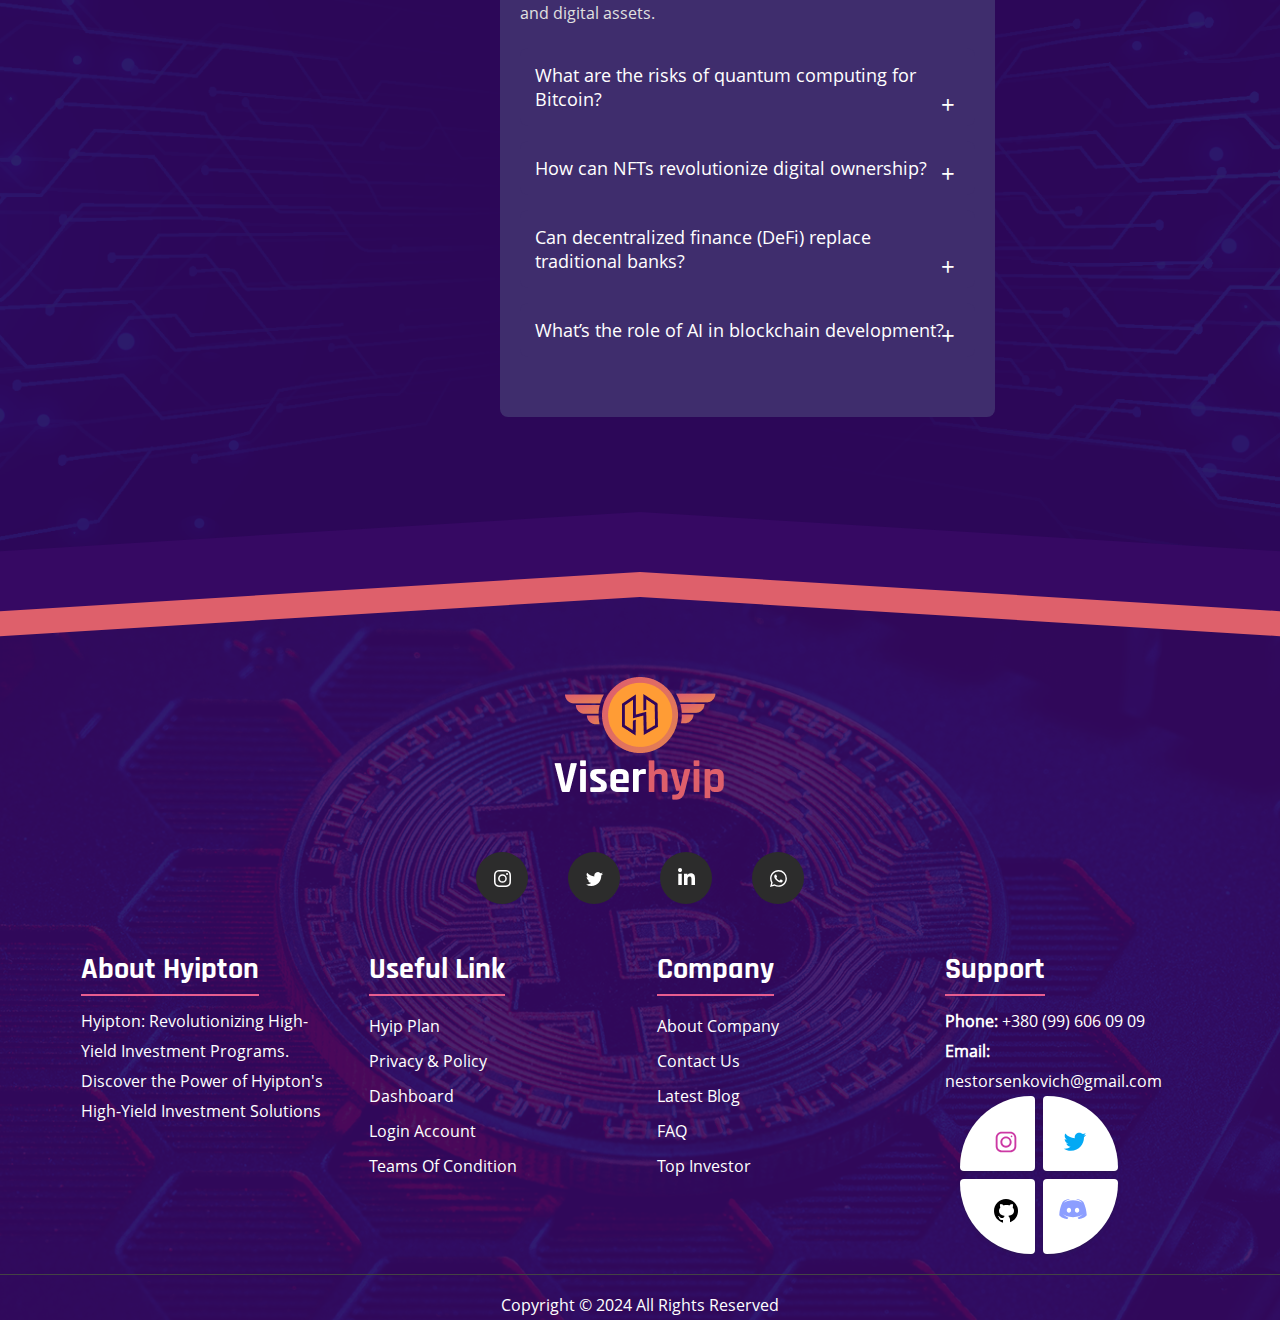
<file: Exam-3/faq.html>
<!DOCTYPE html>
<html lang="en">

<head>
    <meta charset="UTF-8">
    <meta name="viewport" content="width=device-width, initial-scale=1.0">
    <title>ViserHyip</title>
    <link rel="icon" type="image/png" href="assets/favicon/favicon-96x96.png" sizes="96x96" />
    <link rel="icon" type="image/svg+xml" href="assets//favicon.svg" />
    <link rel="shortcut icon" href="assets//favicon.ico" />
    <link rel="apple-touch-icon" sizes="180x180" href="assets//apple-touch-icon.png" />
    <meta name="apple-mobile-web-app-title" content="Hype IP" />
    <link rel="manifest" href="assets//site.webmanifest" />
    <link rel="stylesheet" rel="preload" href="assets/css/style.min.css">
    <link rel="stylesheet" rel="preload" href="assets/css/fonts.css">
</head>

<body>
    <button id="scrollToTop" class="scroll-to-top">
        ↑
    </button>

    <div class="page-wrapper">
        <header class="header-bg">
            <div class="container">
                <nav class="header-menu">
                    <div class="logo"><a href="#"><img src="assets/images/logo.png" alt=""></a></div>
                    <ul>
                        <li><a href="index.html">HOME</a></li>
                        <li><a href="About.html">ABOUT</a></li>
                        <li><a href="plan.html">PLAN</a></li>
                        <li><a href="investor.html">INVESTOR</a></li>
                        <li><a href="Blog.html">BLOG</a></li>
                        <li><a href="contact.html">CONTACT</a></li>
                    </ul>
                    <div class="buttons">
                        <button>
                            SING UP
                            <div class="arrow-wrapper">
                                <div class="arrow"></div>
                            </div>
                        </button>
                        <button type="button">
                            LOGIN
                            <div class="arrow-wrapper">
                                <div class="arrow"></div>
                            </div>
                        </button>
                        <div class="hamburger"></div>
                    </div>
                </nav>
            </div>
        </header>
        <main>
            <section class="banner">
                <div class="container">
                    <div class="banner-text">
                        <h1>About Our investor</h1>
                        <ul>
                            <li><a href="index.html">Home</a></li>
                            <li>/</li>
                            <li><a href="investor.html">Investor</a></li>
                        </ul>
                    </div>
                    <div class="banner-img">
                        <img src="assets/images/banner-img.png" alt="">
                    </div>

                </div>
            </section>

            <section class="faq-section" id="original-faq">
                <div class="container">
                    <div class="faq-box">
                        <i>FAQ</i>
                        <h2>Frequently Asked Questions</h2>
                        <p>Curabitur ullamcorper ultricies nisi Nam eget dui. Etiam rhoncus fdsf df vulputate.</p>

                        <div class="faq-item">
                            <button class="faq-question">Why You should become an Investor?<span
                                    class="icon">+</span></button>
                            <div class="faq-answer">
                                <p>Investing allows you to grow your money over the long term. By putting your funds
                                    into assets like stocks,
                                    real estate, or mutual funds, you can benefit from compound interest and
                                    market growth, helping you achieve financial independence.</p>
                            </div>
                        </div>

                        <div class="faq-item">
                            <button class="faq-question">Can I Invest Using Cryptocurrency?<span
                                    class="icon">+</span></button>
                            <div class="faq-answer">
                                <p>Yes, you can invest using cryptocurrency! Cryptocurrencies like Bitcoin,
                                    Ethereum, and others
                                    have become popular investment options and are increasingly
                                    accepted in various financial markets. Here’s how you can use cryptocurrency for
                                    investing:.</p>
                            </div>
                        </div>

                        <div class="faq-item">
                            <button class="faq-question">Why You Choose Us?<span class="icon">+</span></button>
                            <div class="faq-answer">
                                <p>With 30 years of experience in the financial industry, our team of experts is
                                    well-equipped to guide you through your investment journey. We have a proven
                                    track record of helping clients achieve their financial goals.
                                </p>
                            </div>
                        </div>

                        <div class="faq-item">
                            <button class="faq-question">Why You should become an Investor?<span
                                    class="icon">+</span></button>
                            <div class="faq-answer">
                                <p>Investing allows your money to work for you. By putting your funds into assets
                                    like stocks, real estate, or mutual funds, you can benefit from compound growth
                                    and market appreciation, helping you build long-term wealth.</p>
                            </div>
                        </div>
                    </div>
                </div>
            </section>

            <section class="faq-section" id="two-faq">
                <div class="container">
                    <div class="content-faq">
                        <div id="crypto-innovations" class="faq-accordion">
                            <h2>Curious About Crypto Innovations?</h2>
                            <p>Explore intriguing questions about the future of blockchain and digital assets.</p>
                            <div class="crypto-faq-item">
                                <button class="crypto-faq-question">What are the risks of quantum computing for Bitcoin?</button>
                                <div class="crypto-faq-answer">
                                    <p>Quantum computing poses a potential threat to Bitcoin and other cryptocurrencies that rely on cryptographic algorithms like ECDSA for securing private keys. If quantum computers become powerful enough, they could theoretically break these algorithms, compromising wallet security. However, researchers are actively developing quantum-resistant cryptographic solutions, such as post-quantum cryptography, to safeguard Bitcoin’s future. As of 2025, Bitcoin’s development community is exploring upgrades to ensure long-term resilience against quantum threats.</p>
                                </div>
                            </div>
                            <div class="crypto-faq-item">
                                <button class="crypto-faq-question">How can NFTs revolutionize digital ownership?</button>
                                <div class="crypto-faq-answer">
                                    <p>Non-Fungible Tokens (NFTs) use blockchain technology to create unique digital assets, revolutionizing ownership by providing verifiable proof of authenticity and provenance. This enables artists, gamers, and creators to tokenize digital art, collectibles, or virtual real estate, ensuring they retain control and can profit from resales. In 2025, NFTs are expanding into new industries like virtual reality, gaming, and intellectual property, but challenges like environmental impact and market speculation remain.</p>
                                </div>
                            </div>
                            <div class="crypto-faq-item">
                                <button class="crypto-faq-question">Can decentralized finance (DeFi) replace traditional banks?</button>
                                <div class="crypto-faq-answer">
                                    <p>Decentralized Finance (DeFi) leverages blockchain to offer financial services like lending, borrowing, and trading without intermediaries, challenging traditional banks. While DeFi provides greater accessibility and lower costs, it faces hurdles like smart contract vulnerabilities, regulatory uncertainty, and scalability issues. By 2025, DeFi has grown significantly but hasn’t fully replaced banks, which still offer stability, insurance, and broader regulatory oversight. A hybrid model may emerge as the future of finance.</p>
                                </div>
                            </div>
                            <div class="crypto-faq-item">
                                <button class="crypto-faq-question">What’s the role of AI in blockchain development?</button>
                                <div class="crypto-faq-answer">
                                    <p>Artificial Intelligence (AI) is increasingly integrated into blockchain development to enhance efficiency, security, and functionality. AI can optimize smart contracts, detect fraud, predict market trends, and improve consensus mechanisms. In 2025, AI-blockchain hybrids are used for applications like predictive analytics in DeFi, automated governance in DAOs, and enhanced privacy through AI-driven encryption. However, concerns about centralization and data privacy in AI-blockchain systems continue to be debated.</p>
                                </div>
                            </div>
                        </div>
                    </div>
                </div>
            </section>

        </main>
        <footer class="foot">
            <div class="foot-bg">
                <div class="container">
                    <div class="footer-logo">
                        <img src="assets/images/Logo-f.png" alt="Logo">
                    </div>

                    <div class="social-footer">
                        <a class="socialContainer containerOne" href="https://www.instagram.com" target="_blank">
                            <svg viewBox="0 0 16 16" class="socialSvg instagramSvg">
                                <path
                                    d="M8 0C5.829 0 5.556.01 4.703.048 3.85.088 3.269.222 2.76.42a3.917 3.917 0 0 0-1.417.923A3.927 3.927 0 0 0 .42 2.76C.222 3.268.087 3.85.048 4.7.01 5.555 0 5.827 0 8.001c0 2.172.01 2.444.048 3.297.04.852.174 1.433.372 1.942.205.526.478.972.923 1.417.444.445.89.719 1.416.923.51.198 1.09.333 1.942.372C5.555 15.99 5.827 16 8 16s2.444-.01 3.298-.048c.851-.04 1.434-.174 1.943-.372a3.916 3.916 0 0 0 1.416-.923c.445-.445.718-.891.923-1.417.197-.509.332-1.09.372-1.942C15.99 10.445 16 10.173 16 8s-.01-2.445-.048-3.299c-.04-.851-.175-1.433-.372-1.941a3.926 3.926 0 0 0-.923-1.417A3.911 3.911 0 0 0 13.24.42c-.51-.198-1.092-.333-1.943-.372C10.443.01 10.172 0 7.998 0h.003zm-.717 1.442h.718c2.136 0 2.389.007 3.232.046.78.035 1.204.166 1.486.275.373.145.64.319.92.599.28.28.453.546.598.92.11.281.24.705.275 1.485.039.843.047 1.096.047 3.231s-.008 2.389-.047 3.232c-.035.78-.166 1.203-.275 1.485a2.47 2.47 0 0 1-.599.919c-.28.28-.546.453-.92.598-.28.11-.704.24-1.485.276-.843.038-1.096.047-3.232.047s-2.39-.009-3.233-.047c-.78-.036-1.203-.166-1.485-.276a2.478 2.478 0 0 1-.92-.598 2.48 2.48 0 0 1-.6-.92c-.109-.281-.24-.705-.275-1.485-.038-.843-.046-1.096-.046-3.233 0-2.136.008-2.388.046-3.231.036-.78.166-1.204.276-1.486.145-.373.319-.64.599-.92.28-.28.546-.453.92-.598.282-.11.705-.24 1.485-.276.738-.034 1.024-.044 2.515-.045v.002zm4.988 1.328a.96.96 0 1 0 0 1.92.96.96 0 0 0 0-1.92zm-4.27 1.122a4.109 4.109 0 1 0 0 8.217 4.109 4.109 0 0 0 0-8.217zm0 1.441a2.667 2.667 0 1 1 0 5.334 2.667 2.667 0 0 1 0-5.334z">
                                </path>
                            </svg>
                        </a>

                        <a class="socialContainer containerTwo" href="https://x.com" target="_blank">
                            <svg viewBox="0 0 16 16" class="socialSvg twitterSvg">
                                <path
                                    d="M5.026 15c6.038 0 9.341-5.003 9.341-9.334 0-.14 0-.282-.006-.422A6.685 6.685 0 0 0 16 3.542a6.658 6.658 0 0 1-1.889.518 3.301 3.301 0 0 0 1.447-1.817 6.533 6.533 0 0 1-2.087.793A3.286 3.286 0 0 0 7.875 6.03a9.325 9.325 0 0 1-6.767-3.429 3.289 3.289 0 0 0 1.018 4.382A3.323 3.323 0 0 1 .64 6.575v.045a3.288 3.288 0 0 0 2.632 3.218 3.203 3.203 0 0 1-.865.115 3.23 3.23 0 0 1-.614-.057 3.283 3.283 0 0 0 3.067 2.277A6.588 6.588 0 0 1 .78 13.58a6.32 6.32 0 0 1-.78-.045A9.344 9.344 0 0 0 5.026 15z">
                                </path>
                            </svg>
                        </a>

                        <a class="socialContainer containerThree" href="https://ua.linkedin.com" target="_blank">
                            <svg viewBox="0 0 448 512" class="socialSvg linkdinSvg">
                                <path
                                    d="M100.28 448H7.4V148.9h92.88zM53.79 108.1C24.09 108.1 0 83.5 0 53.8a53.79 53.79 0 0 1 107.58 0c0 29.7-24.1 54.3-53.79 54.3zM447.9 448h-92.68V302.4c0-34.7-.7-79.2-48.29-79.2-48.29 0-55.69 37.7-55.69 76.7V448h-92.78V148.9h89.08v40.8h1.3c12.4-23.5 42.69-48.3 87.88-48.3 94 0 111.28 61.9 111.28 142.3V448z">
                                </path>
                            </svg>
                        </a>

                        <a class="socialContainer containerFour" href="https://www.whatsapp.com/?lang=ru"
                            target="_blank">
                            <svg viewBox="0 0 16 16" class="socialSvg whatsappSvg">
                                <path
                                    d="M13.601 2.326A7.854 7.854 0 0 0 7.994 0C3.627 0 .068 3.558.064 7.926c0 1.399.366 2.76 1.057 3.965L0 16l4.204-1.102a7.933 7.933 0 0 0 3.79.965h.004c4.368 0 7.926-3.558 7.93-7.93A7.898 7.898 0 0 0 13.6 2.326zM7.994 14.521a6.573 6.573 0 0 1-3.356-.92l-.24-.144-2.494.654.666-2.433-.156-.251a6.56 6.56 0 0 1-1.007-3.505c0-3.626 2.957-6.584 6.591-6.584a6.56 6.56 0 0 1 4.66 1.931 6.557 6.557 0 0 1 1.928 4.66c-.004 3.639-2.961 6.592-6.592 6.592zm3.615-4.934c-.197-.099-1.17-.578-1.353-.646-.182-.065-.315-.099-.445.099-.133.197-.513.646-.627.775-.114.133-.232.148-.43.05-.197-.1-.836-.308-1.592-.985-.59-.525-.985-1.175-1.103-1.372-.114-.198-.011-.304.088-.403.087-.088.197-.232.296-.346.1-.114.133-.198.198-.33.065-.134.034-.248-.015-.347-.05-.099-.445-1.076-.612-1.47-.16-.389-.323-.335-.445-.34-.114-.007-.247-.007-.38-.007a.729.729 0 0 0-.529.247c-.182.198-.691.677-.691 1.654 0 .977.71 1.916.81 2.049.098.133 1.394 2.132 3.383 2.992.47.205.84.326 1.129.418.475.152.904.129 1.246.08.38-.058 1.171-.48 1.338-.943.164-.464.164-.86.114-.943-.049-.084-.182-.133-.38-.232z">
                                </path>
                            </svg>
                        </a>
                    </div>


                    <div class="footer-content">
                        <div class="footer-section">
                            <h3>About Hyipton</h3>
                            <p>Hyipton: Revolutionizing High-Yield Investment Programs. Discover the Power of
                                Hyipton's High-Yield Investment Solutions</p>
                        </div>

                        <div class="footer-section">
                            <h3>Useful Link</h3>
                            <ul>
                                <li><a href="plan.html">Hyip Plan</a></li>
                                <li><a href="pol.html">Privacy & Policy</a></li>
                                <li><a href="#">Dashboard</a></li>
                                <li><a href="#">Login Account</a></li>
                                <li><a href="#">Teams Of Condition</a></li>
                            </ul>
                        </div>

                        <div class="footer-section">
                            <h3>Company</h3>
                            <ul>
                                <li><a href="About.html">About Company</a></li>
                                <li><a href="contact.html">Contact Us</a></li>
                                <li><a href="Blog.html">Latest Blog</a></li>
                                <li><a href="faq.html">FAQ</a></li>
                                <li><a href="investor.html">Top Investor</a></li>
                            </ul>
                        </div>

                        <div class="footer-section">
                            <h3>Support</h3>
                            <p><strong>Phone:</strong> +380 (99) 606 09 09</p>
                            <p><strong>Email:</strong> nestorsenkovich@gmail.com</p>

                            <div class="support-footer">
                                <div class="up">
                                    <a href="https://www.instagram.com/" target="_blank">
                                        <button class="card1">
                                            <svg xmlns="http://www.w3.org/2000/svg"
                                                xmlns:xlink="http://www.w3.org/1999/xlink" viewBox="0,0,256,256"
                                                width="30px" height="30px" fill-rule="nonzero" class="instagram">
                                                <g fill-rule="nonzero" stroke="none" stroke-width="1"
                                                    stroke-linecap="butt" stroke-linejoin="miter" stroke-miterlimit="10"
                                                    stroke-dasharray="" stroke-dashoffset="0" font-family="none"
                                                    font-weight="none" font-size="none" text-anchor="none"
                                                    style="mix-blend-mode: normal">
                                                    <g transform="scale(8,8)">
                                                        <path
                                                            d="M11.46875,5c-3.55078,0 -6.46875,2.91406 -6.46875,6.46875v9.0625c0,3.55078 2.91406,6.46875 6.46875,6.46875h9.0625c3.55078,0 6.46875,-2.91406 6.46875,-6.46875v-9.0625c0,-3.55078 -2.91406,-6.46875 -6.46875,-6.46875zM11.46875,7h9.0625c2.47266,0 4.46875,1.99609 4.46875,4.46875v9.0625c0,2.47266 -1.99609,4.46875 -4.46875,4.46875h-9.0625c-2.47266,0 -4.46875,-1.99609 -4.46875,-4.46875v-9.0625c0,-2.47266 1.99609,-4.46875 4.46875,-4.46875zM21.90625,9.1875c-0.50391,0 -0.90625,0.40234 -0.90625,0.90625c0,0.50391 0.40234,0.90625 0.90625,0.90625c0.50391,0 0.90625,-0.40234 0.90625,-0.90625c0,-0.50391 -0.40234,-0.90625 -0.90625,-0.90625zM16,10c-3.30078,0 -6,2.69922 -6,6c0,3.30078 2.69922,6 6,6c3.30078,0 6,-2.69922 6,-6c0,-3.30078 -2.69922,-6 -6,-6zM16,12c2.22266,0 4,1.77734 4,4c0,2.22266 -1.77734,4 -4,4c-2.22266,0 -4,-1.77734 -4,-4c0,-2.22266 1.77734,-4 4,-4z">
                                                        </path>
                                                    </g>
                                                </g>
                                            </svg>
                                        </button>
                                    </a>
                                    <a href="https://twitter.com" target="_blank">
                                        <button class="card2">
                                            <svg xmlns="http://www.w3.org/2000/svg" viewBox="0 0 48 48" width="30px"
                                                height="30px" class="twitter">
                                                <path
                                                    d="M42,12.429c-1.323,0.586-2.746,0.977-4.247,1.162c1.526-0.906,2.7-2.351,3.251-4.058c-1.428,0.837-3.01,1.452-4.693,1.776C34.967,9.884,33.05,9,30.926,9c-4.08,0-7.387,3.278-7.387,7.32c0,0.572,0.067,1.129,0.193,1.67c-6.138-0.308-11.582-3.226-15.224-7.654c-0.64,1.082-1,2.349-1,3.686c0,2.541,1.301,4.778,3.285,6.096c-1.211-0.037-2.351-0.374-3.349-0.914c0,0.022,0,0.055,0,0.086c0,3.551,2.547,6.508,5.923,7.181c-0.617,0.169-1.269,0.263-1.941,0.263c-0.477,0-0.942-0.054-1.392-0.135c0.94,2.902,3.667,5.023,6.898,5.086c-2.528,1.96-5.712,3.134-9.174,3.134c-0.598,0-1.183-0.034-1.761-0.104C9.268,36.786,13.152,38,17.321,38c13.585,0,21.017-11.156,21.017-20.834c0-0.317-0.01-0.633-0.025-0.945C39.763,15.197,41.013,13.905,42,12.429">
                                                </path>
                                            </svg>
                                        </button>
                                    </a>
                                </div>
                                <div class="down">
                                    <a href="https://github.com" target="_blank">
                                        <button class="card3">
                                            <svg xmlns="http://www.w3.org/2000/svg" viewBox="0 0 30 30" width="30px"
                                                height="30px" class="github">
                                                <path
                                                    d="M15,3C8.373,3,3,8.373,3,15c0,5.623,3.872,10.328,9.092,11.63C12.036,26.468,12,26.28,12,26.047v-2.051 c-0.487,0-1.303,0-1.508,0c-0.821,0-1.551-0.353-1.905-1.009c-0.393-0.729-0.461-1.844-1.435-2.526 c-0.289-0.227-0.069-0.486,0.264-0.451c0.615,0.174,1.125,0.596,1.605,1.222c0.478,0.627,0.703,0.769,1.596,0.769 c0.433,0,1.081-0.025,1.691-0.121c0.328-0.833,0.895-1.6,1.588-1.962c-3.996-0.411-5.903-2.399-5.903-5.098 c0-1.162,0.495-2.286,1.336-3.233C9.053,10.647,8.706,8.73,9.435,8c1.798,0,2.885,1.166,3.146,1.481C13.477,9.174,14.461,9,15.495,9 c1.036,0,2.024,0.174,2.922,0.483C18.675,9.17,19.763,8,21.565,8c0.732,0.731,0.381,2.656,0.102,3.594 c0.836,0.945,1.328,2.066,1.328,3.226c0,2.697-1.904,4.684-5.894,5.097C18.199,20.49,19,22.1,19,23.313v2.734 c0,0.104-0.023,0.179-0.035,0.268C23.641,24.676,27,20.236,27,15C27,8.373,21.627,3,15,3z">
                                                </path>
                                            </svg>
                                        </button>
                                    </a>
                                    <a href="https://discord.com" target="_blank">
                                        <button class="card4">
                                            <svg height="30px" width="30px" viewBox="0 0 48 48"
                                                xmlns="http://www.w3.org/2000/svg" class="discord">
                                                <path
                                                    d="M40,12c0,0-4.585-3.588-10-4l-0.488,0.976C34.408,10.174,36.654,11.891,39,14c-4.045-2.065-8.039-4-15-4s-10.955,1.935-15,4c2.346-2.109,5.018-4.015,9.488-5.024L18,8c-5.681,0.537-10,4-10,4s-5.121,7.425-6,22c5.162,5.953,13,6,13,6l1.639-2.185C13.857,36.848,10.715,35.121,8,32c3.238,2.45,8.125,5,16,5s12.762-2.55,16-5c-2.715,3.121-5.857,4.848-8.639,5.815L33,40c0,0,7.838-0.047,13-6C45.121,19.425,40,12,40,12z M17.5,30c-1.933,0-3.5-1.791-3.5-4c0-2.209,1.567-4,3.5-4s3.5,1.791,3.5,4C21,28.209,19.433,30,17.5,30z M30.5,30c-1.933,0-3.5-1.791-3.5-4c0-2.209,1.567-4,3.5-4s3.5,1.791,3.5,4C34,28.209,32.433,30,30.5,30z">
                                                </path>
                                            </svg>
                                        </button>
                                    </a>
                                </div>
                            </div>
                        </div>
                    </div>
                </div>

                <div class="footer-bottom">
                    <p>Copyright © 2024 All Rights Reserved</p>
                </div>
            </div>
        </footer>
    </div>

    <script src="assets/js/scroll.js"></script>
    <script src="assets/js/faq.js"></script>
    <script src="assets/js/faq2.js"></script>

</body>

</html>
</file>
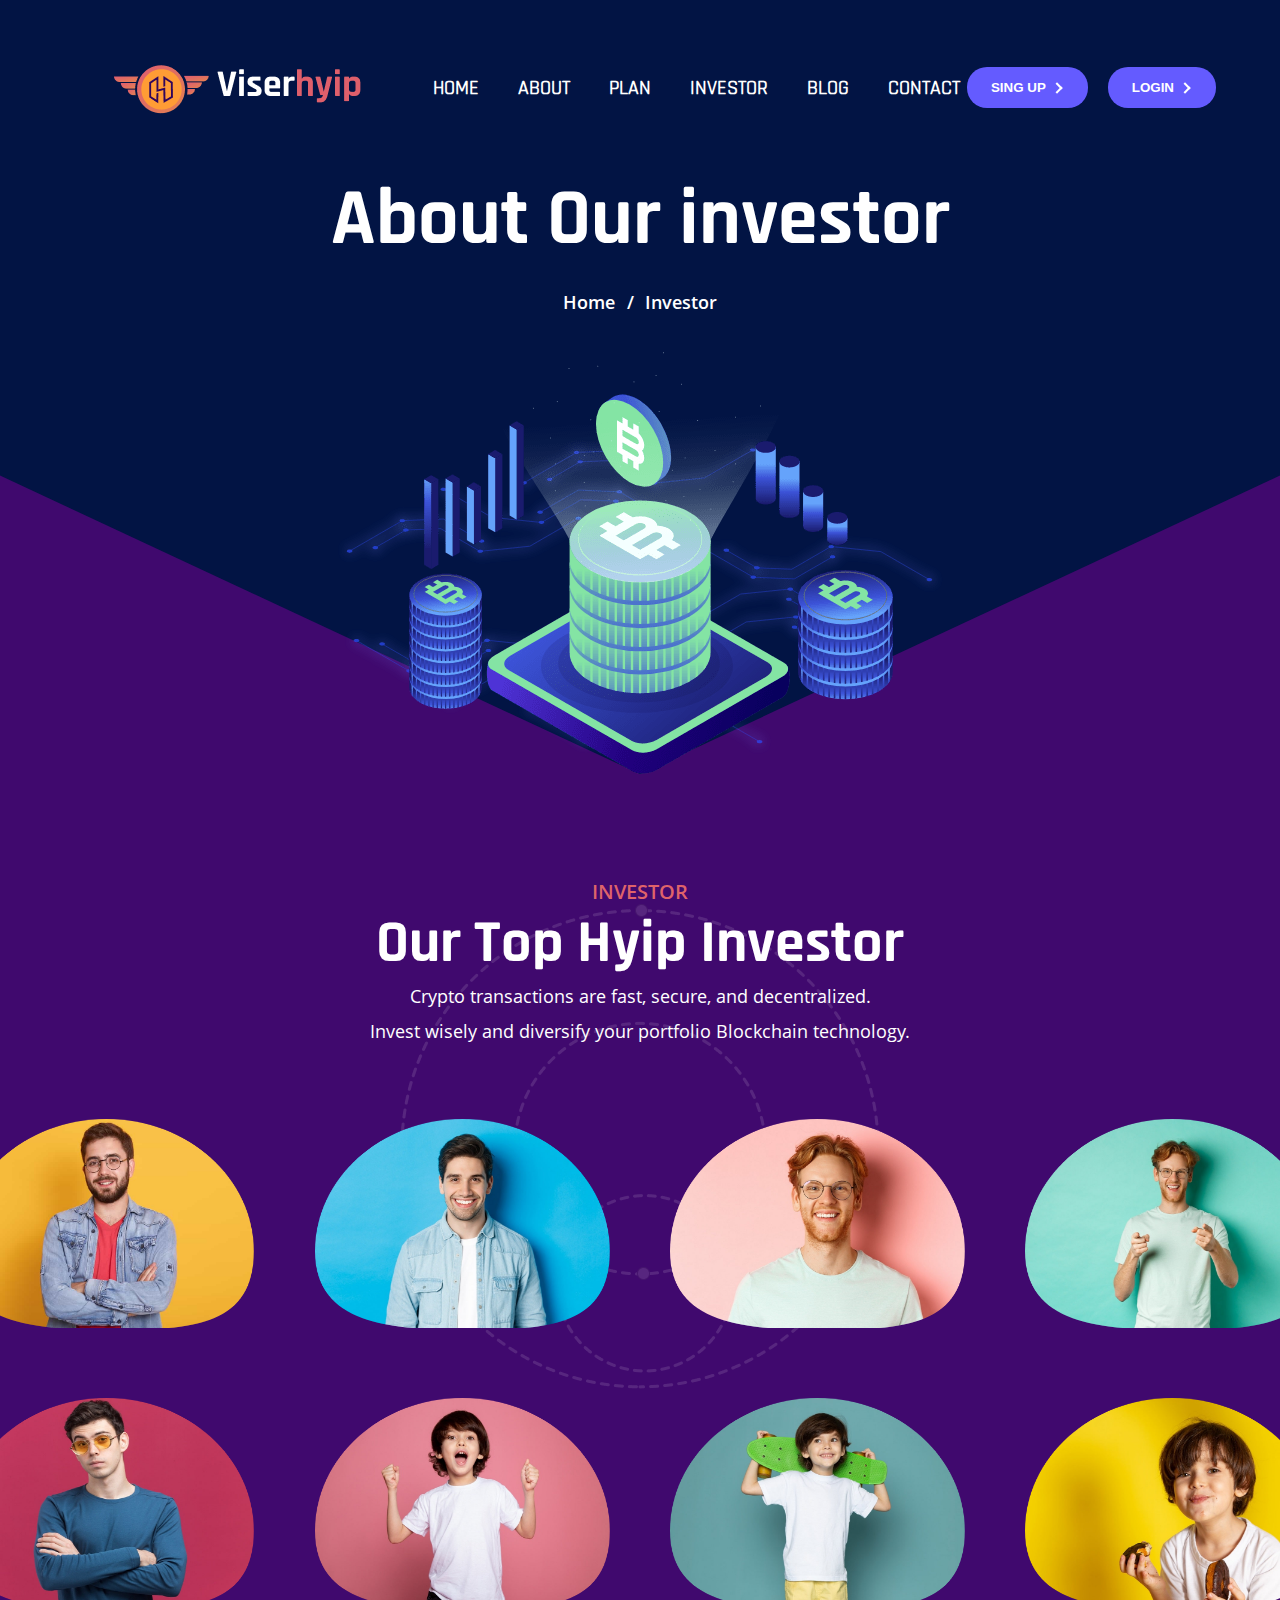
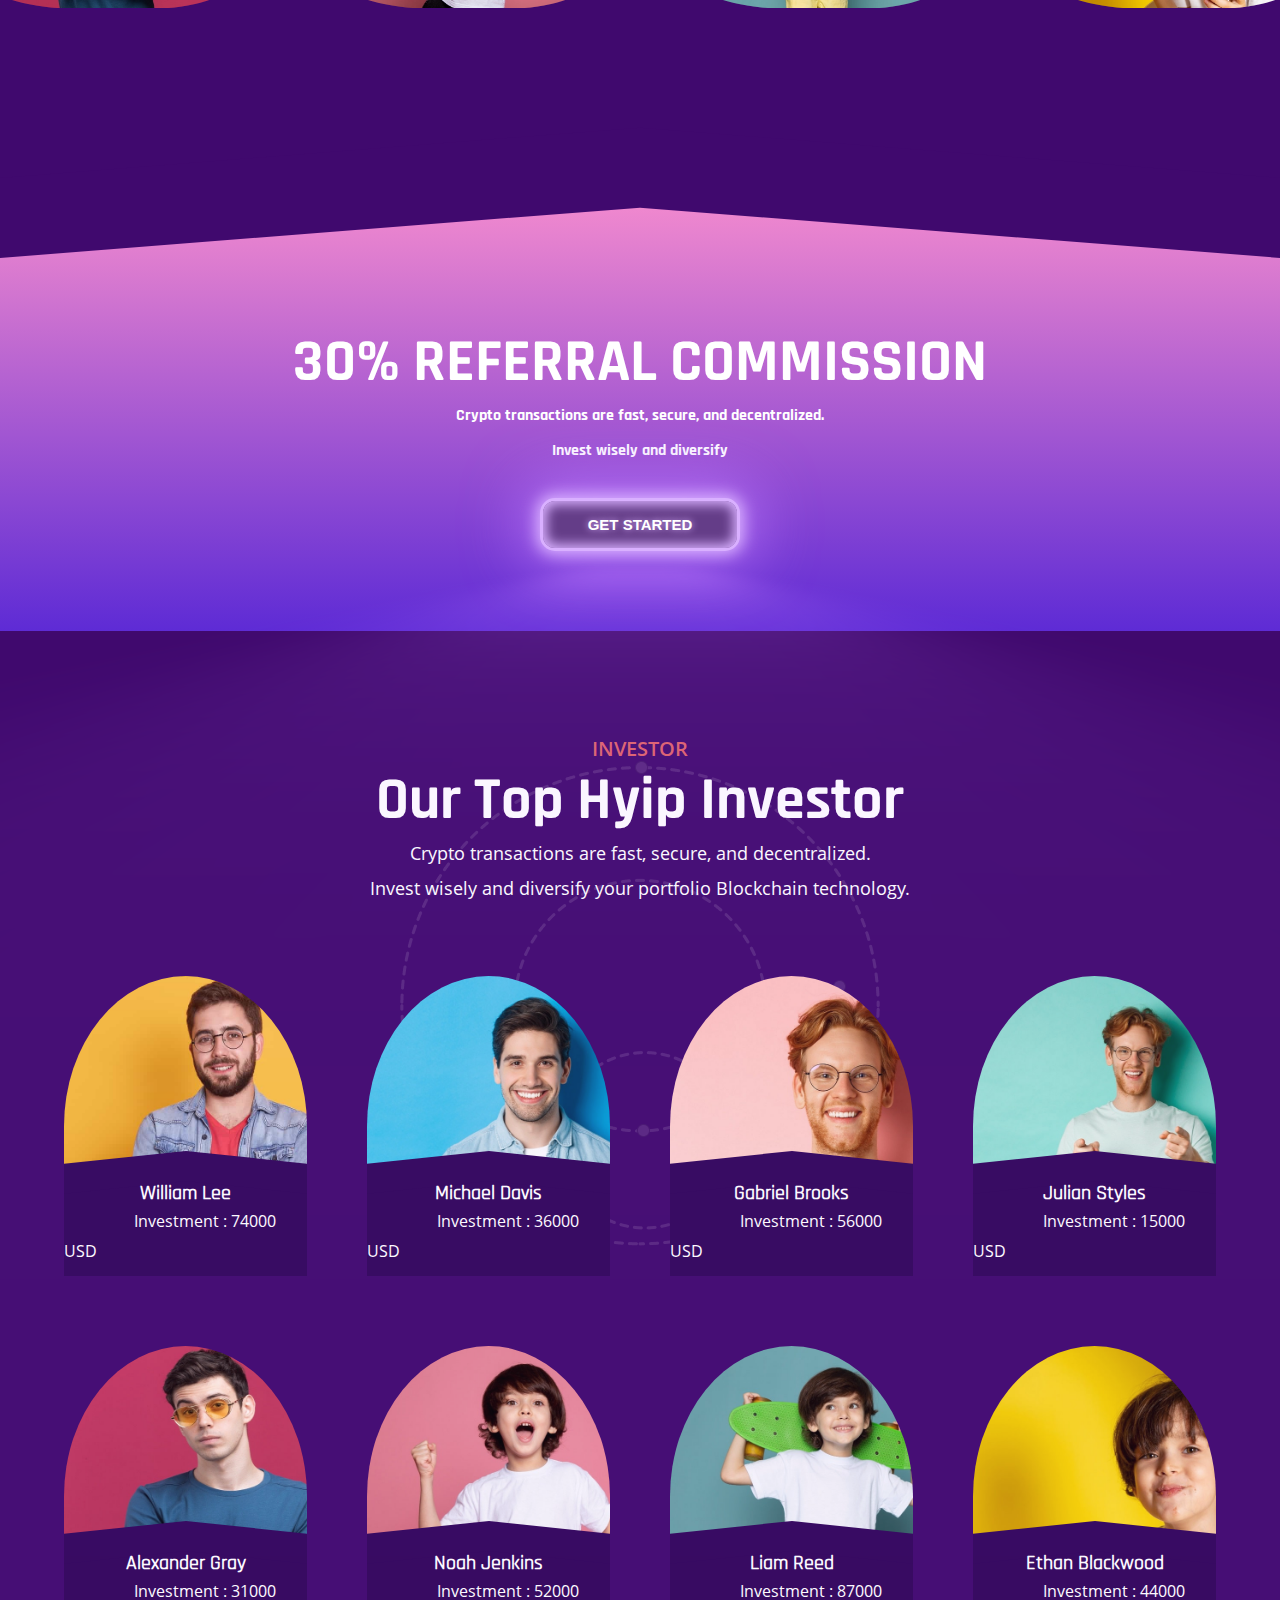
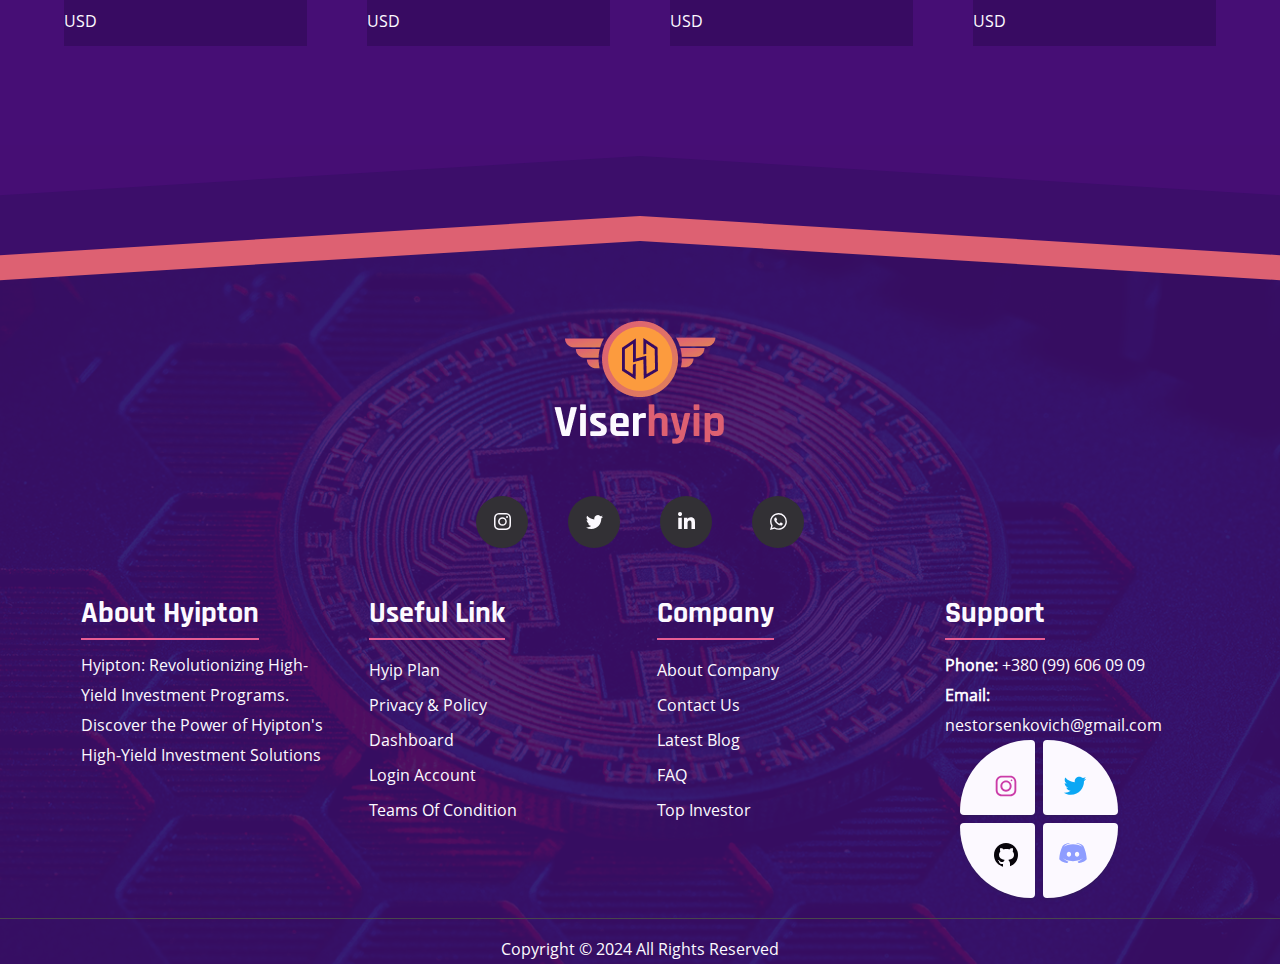
<file: Exam-3/investor.html>
<!DOCTYPE html>
<html lang="en">

<head>
    <meta charset="UTF-8">
    <meta name="viewport" content="width=device-width, initial-scale=1.0">
    <title>ViserHyip</title>
    <link rel="icon" type="image/png" href="assets/favicon/favicon-96x96.png" sizes="96x96" />
    <link rel="icon" type="image/svg+xml" href="assets//favicon.svg" />
    <link rel="shortcut icon" href="assets//favicon.ico" />
    <link rel="apple-touch-icon" sizes="180x180" href="assets//apple-touch-icon.png" />
    <meta name="apple-mobile-web-app-title" content="Hype IP" />
    <link rel="manifest" href="assets//site.webmanifest" />
    <link rel="stylesheet"  rel="preload" href="assets/css/style.min.css">
    <link rel="stylesheet" rel="preload" href="assets/css/fonts.css">
</head>

<body>
    <button id="scrollToTop" class="scroll-to-top">
        ↑
    </button>

    <div class="page-wrapper">
        <header class="header-bg">
            <div class="container">
                <nav class="header-menu">
                    <div class="logo"><a href="#"><img src="assets/images/logo.png" alt=""></a></div>
                    <ul>
                        <li><a href="index.html">HOME</a></li>
                        <li><a href="About.html">ABOUT</a></li>
                        <li><a href="plan.html">PLAN</a></li>
                        <li><a href="investor.html">INVESTOR</a></li>
                        <li><a href="Blog.html">BLOG</a></li>
                        <li><a href="contact.html">CONTACT</a></li>
                    </ul>
                    <div class="buttons">
                        <button>
                            SING UP
                            <div class="arrow-wrapper">
                                <div class="arrow"></div>
                            </div>
                        </button>
                        <button type="button">
                            LOGIN
                            <div class="arrow-wrapper">
                                <div class="arrow"></div>
                            </div>
                        </button>
                        <div class="hamburger"></div>
                    </div>
                </nav>
            </div>
        </header>
        <main>
            <section class="banner">
                <div class="container">
                    <div class="banner-text">
                        <h1>About Our investor</h1>
                        <ul>
                            <li><a href="index.html">Home</a></li>
                            <li>/</li>
                            <li><a href="investor.html">Investor</a></li>
                        </ul>
                    </div>
                    <div class="banner-img">
                        <img src="assets/images/banner-img.png" alt="">
                    </div>

                </div>
            </section>

            <section class="investor">
                <div class="container">
                    <div class="text">
                        <i>Investor</i>
                        <h3>Our Top Hyip Investor</h3>
                        <p>Crypto transactions are fast, secure, and decentralized. <br> Invest wisely and diversify
                            your portfolio Blockchain technology.</p>
                    </div>
                    <div class="teams">
                        <div class="team">
                            <div class="team-image">
                                <img src="assets/images/team-1.jpg" alt="">
                                <div class="team-overlay">
                                    <h4>John Doe</h4>
                                    <span>Investment : 3000 USD</span>
                                </div>
                            </div>
                        </div>



                        <div class="team">
                            <div class="team-image">
                                <img src="assets/images/team-2.jpg" alt="">
                                <div class="team-overlay">
                                    <h4>Ethan Blackwood</h4>
                                    <span>Investment : 5000 USD</span>
                                </div>
                            </div>
                        </div>


                        <div class="team">
                            <div class="team-image">
                                <img src="assets/images/team-3.jpg" alt="">
                                <div class="team-overlay">
                                    <h4>Liam Ryder</h4>
                                    <span>Investment : 1000 USD</span>
                                </div>
                            </div>
                        </div>


                        <div class="team">
                            <div class="team-image">
                                <img src="assets/images/team-4.jpg" alt="">
                                <div class="team-overlay">
                                    <h4>Julian Styles</h4>
                                    <span>Investment : 7000 USD</span>
                                </div>
                            </div>
                        </div>

                    </div>

                    <div class="teams">
                        <div class="team">
                            <div class="team-image">
                                <img src="assets/images/team-5.jpg" alt="">
                                <div class="team-overlay">
                                    <h4>Emily Wilson</h4>
                                    <span>Investment : 9000 USD</span>
                                </div>
                            </div>
                        </div>



                        <div class="team">
                            <div class="team-image">
                                <img src="assets/images/team-6.jpg" alt="">
                                <div class="team-overlay">
                                    <h4>Sophia Patel</h4>
                                    <span>Investment : 6000 USD</span>
                                </div>
                            </div>
                        </div>


                        <div class="team">
                            <div class="team-image">
                                <img src="assets/images/team-7.jpg" alt="">
                                <div class="team-overlay">
                                    <h4>Ethan Thompson</h4>
                                    <span>Investment : 10000 USD</span>
                                </div>
                            </div>
                        </div>


                        <div class="team">
                            <div class="team-image">
                                <img src="assets/images/team-8.jpg" alt="">
                                <div class="team-overlay">
                                    <h4>Ava Morales</h4>
                                    <span>Investment : 4000 USD</span>
                                </div>
                            </div>
                        </div>

                    </div>

                </div>

            </section>
            <section class="Refferal">
                <div class="container">
                    <div class="text">
                        <h4>30% Referral Commission</h4>
                        <p>Crypto transactions are fast, secure, and decentralized. <br> Invest wisely and diversify
                        </p>
                    </div>
                    <div class="st-button">
                        <button type="button"> <a href="#"> GET STARTED</a></button>
                    </div>
                </div>

            </section>

            <section class="investor">
                <div class="container">
                    <div class="text">
                        <i>Investor</i>
                        <h3>Our Top Hyip Investor</h3>
                        <p>Crypto transactions are fast, secure, and decentralized. <br> Invest wisely and diversify
                            your portfolio Blockchain technology.</p>
                    </div>
                    <div class="teams">
                        <div class="team-investor">
                            <div class="card-investor">
                                <img src="assets/images/team-1.jpg" alt="">
                                <div class="card-overlay">
                                    <h4>William Lee</h4>
                                    <span>Investment : 74000 USD</span>
                                </div>
                            </div>
                        </div>

                        <div class="team-investor">
                            <div class="card-investor">
                                <img src="assets/images/team-2.jpg" alt="">
                                <div class="card-overlay">
                                    <h4>Michael Davis</h4>
                                    <span>Investment : 36000 USD</span>
                                </div>
                            </div>
                        </div>

                        <div class="team-investor">
                            <div class="card-investor">
                                <img src="assets/images/team-3.jpg" alt="">
                                <div class="card-overlay">
                                    <h4>Gabriel Brooks</h4>
                                    <span>Investment : 56000 USD</span>
                                </div>
                            </div>
                        </div>

                        <div class="team-investor">
                            <div class="card-investor">
                                <img src="assets/images/team-4.jpg" alt="">
                                <div class="card-overlay">
                                    <h4>Julian Styles</h4>
                                    <span>Investment : 15000 USD</span>
                                </div>
                            </div>
                        </div>

                    </div>

                    <div class="teams">
                        <div class="team-investor">
                            <div class="card-investor">
                                <img src="assets/images/team-5.jpg" alt="">
                                <div class="card-overlay">
                                    <h4>Alexander Gray</h4>
                                    <span>Investment : 31000 USD</span>
                                </div>
                            </div>
                        </div>

                        <div class="team-investor">
                            <div class="card-investor">
                                <img src="assets/images/team-6.jpg" alt="">
                                <div class="card-overlay">
                                    <h4>Noah Jenkins</h4>
                                    <span>Investment : 52000 USD</span>
                                </div>
                            </div>
                        </div>

                        <div class="team-investor">
                            <div class="card-investor">
                                <img src="assets/images/team-7.jpg" alt="">
                                <div class="card-overlay">
                                    <h4>Liam Reed</h4>
                                    <span>Investment : 87000 USD</span>
                                </div>
                            </div>
                        </div>

                        <div class="team-investor">
                            <div class="card-investor">
                                <img src="assets/images/team-8.jpg" alt="">
                                <div class="card-overlay">
                                    <h4>Ethan Blackwood</h4>
                                    <span>Investment : 44000 USD</span>
                                </div>
                            </div>
                        </div>

                    </div>
                </div>

            </section>

        </main>
        <footer class="foot">
            <div class="foot-bg">
                <div class="container">
                    <div class="footer-logo">
                        <img src="assets/images/Logo-f.png" alt="Logo">
                    </div>

                    <div class="social-footer">
                        <a class="socialContainer containerOne" href="https://www.instagram.com" target="_blank">
                            <svg viewBox="0 0 16 16" class="socialSvg instagramSvg">
                                <path
                                    d="M8 0C5.829 0 5.556.01 4.703.048 3.85.088 3.269.222 2.76.42a3.917 3.917 0 0 0-1.417.923A3.927 3.927 0 0 0 .42 2.76C.222 3.268.087 3.85.048 4.7.01 5.555 0 5.827 0 8.001c0 2.172.01 2.444.048 3.297.04.852.174 1.433.372 1.942.205.526.478.972.923 1.417.444.445.89.719 1.416.923.51.198 1.09.333 1.942.372C5.555 15.99 5.827 16 8 16s2.444-.01 3.298-.048c.851-.04 1.434-.174 1.943-.372a3.916 3.916 0 0 0 1.416-.923c.445-.445.718-.891.923-1.417.197-.509.332-1.09.372-1.942C15.99 10.445 16 10.173 16 8s-.01-2.445-.048-3.299c-.04-.851-.175-1.433-.372-1.941a3.926 3.926 0 0 0-.923-1.417A3.911 3.911 0 0 0 13.24.42c-.51-.198-1.092-.333-1.943-.372C10.443.01 10.172 0 7.998 0h.003zm-.717 1.442h.718c2.136 0 2.389.007 3.232.046.78.035 1.204.166 1.486.275.373.145.64.319.92.599.28.28.453.546.598.92.11.281.24.705.275 1.485.039.843.047 1.096.047 3.231s-.008 2.389-.047 3.232c-.035.78-.166 1.203-.275 1.485a2.47 2.47 0 0 1-.599.919c-.28.28-.546.453-.92.598-.28.11-.704.24-1.485.276-.843.038-1.096.047-3.232.047s-2.39-.009-3.233-.047c-.78-.036-1.203-.166-1.485-.276a2.478 2.478 0 0 1-.92-.598 2.48 2.48 0 0 1-.6-.92c-.109-.281-.24-.705-.275-1.485-.038-.843-.046-1.096-.046-3.233 0-2.136.008-2.388.046-3.231.036-.78.166-1.204.276-1.486.145-.373.319-.64.599-.92.28-.28.546-.453.92-.598.282-.11.705-.24 1.485-.276.738-.034 1.024-.044 2.515-.045v.002zm4.988 1.328a.96.96 0 1 0 0 1.92.96.96 0 0 0 0-1.92zm-4.27 1.122a4.109 4.109 0 1 0 0 8.217 4.109 4.109 0 0 0 0-8.217zm0 1.441a2.667 2.667 0 1 1 0 5.334 2.667 2.667 0 0 1 0-5.334z">
                                </path>
                            </svg>
                        </a>

                        <a class="socialContainer containerTwo" href="https://x.com" target="_blank">
                            <svg viewBox="0 0 16 16" class="socialSvg twitterSvg">
                                <path
                                    d="M5.026 15c6.038 0 9.341-5.003 9.341-9.334 0-.14 0-.282-.006-.422A6.685 6.685 0 0 0 16 3.542a6.658 6.658 0 0 1-1.889.518 3.301 3.301 0 0 0 1.447-1.817 6.533 6.533 0 0 1-2.087.793A3.286 3.286 0 0 0 7.875 6.03a9.325 9.325 0 0 1-6.767-3.429 3.289 3.289 0 0 0 1.018 4.382A3.323 3.323 0 0 1 .64 6.575v.045a3.288 3.288 0 0 0 2.632 3.218 3.203 3.203 0 0 1-.865.115 3.23 3.23 0 0 1-.614-.057 3.283 3.283 0 0 0 3.067 2.277A6.588 6.588 0 0 1 .78 13.58a6.32 6.32 0 0 1-.78-.045A9.344 9.344 0 0 0 5.026 15z">
                                </path>
                            </svg>
                        </a>

                        <a class="socialContainer containerThree" href="https://ua.linkedin.com" target="_blank">
                            <svg viewBox="0 0 448 512" class="socialSvg linkdinSvg">
                                <path
                                    d="M100.28 448H7.4V148.9h92.88zM53.79 108.1C24.09 108.1 0 83.5 0 53.8a53.79 53.79 0 0 1 107.58 0c0 29.7-24.1 54.3-53.79 54.3zM447.9 448h-92.68V302.4c0-34.7-.7-79.2-48.29-79.2-48.29 0-55.69 37.7-55.69 76.7V448h-92.78V148.9h89.08v40.8h1.3c12.4-23.5 42.69-48.3 87.88-48.3 94 0 111.28 61.9 111.28 142.3V448z">
                                </path>
                            </svg>
                        </a>

                        <a class="socialContainer containerFour" href="https://www.whatsapp.com/?lang=ru"
                            target="_blank">
                            <svg viewBox="0 0 16 16" class="socialSvg whatsappSvg">
                                <path
                                    d="M13.601 2.326A7.854 7.854 0 0 0 7.994 0C3.627 0 .068 3.558.064 7.926c0 1.399.366 2.76 1.057 3.965L0 16l4.204-1.102a7.933 7.933 0 0 0 3.79.965h.004c4.368 0 7.926-3.558 7.93-7.93A7.898 7.898 0 0 0 13.6 2.326zM7.994 14.521a6.573 6.573 0 0 1-3.356-.92l-.24-.144-2.494.654.666-2.433-.156-.251a6.56 6.56 0 0 1-1.007-3.505c0-3.626 2.957-6.584 6.591-6.584a6.56 6.56 0 0 1 4.66 1.931 6.557 6.557 0 0 1 1.928 4.66c-.004 3.639-2.961 6.592-6.592 6.592zm3.615-4.934c-.197-.099-1.17-.578-1.353-.646-.182-.065-.315-.099-.445.099-.133.197-.513.646-.627.775-.114.133-.232.148-.43.05-.197-.1-.836-.308-1.592-.985-.59-.525-.985-1.175-1.103-1.372-.114-.198-.011-.304.088-.403.087-.088.197-.232.296-.346.1-.114.133-.198.198-.33.065-.134.034-.248-.015-.347-.05-.099-.445-1.076-.612-1.47-.16-.389-.323-.335-.445-.34-.114-.007-.247-.007-.38-.007a.729.729 0 0 0-.529.247c-.182.198-.691.677-.691 1.654 0 .977.71 1.916.81 2.049.098.133 1.394 2.132 3.383 2.992.47.205.84.326 1.129.418.475.152.904.129 1.246.08.38-.058 1.171-.48 1.338-.943.164-.464.164-.86.114-.943-.049-.084-.182-.133-.38-.232z">
                                </path>
                            </svg>
                        </a>
                    </div>


                    <div class="footer-content">
                        <div class="footer-section">
                            <h3>About Hyipton</h3>
                            <p>Hyipton: Revolutionizing High-Yield Investment Programs. Discover the Power of
                                Hyipton's High-Yield Investment Solutions</p>
                        </div>

                        <div class="footer-section">
                            <h3>Useful Link</h3>
                            <ul>
                                <li><a href="plan.html">Hyip Plan</a></li>
                                <li><a href="pol.html">Privacy & Policy</a></li>
                                <li><a href="#">Dashboard</a></li>
                                <li><a href="#">Login Account</a></li>
                                <li><a href="#">Teams Of Condition</a></li>
                            </ul>
                        </div>

                        <div class="footer-section">
                            <h3>Company</h3>
                            <ul>
                                <li><a href="About.html">About Company</a></li>
                                <li><a href="contact.html">Contact Us</a></li>
                                <li><a href="Blog.html">Latest Blog</a></li>
                                <li><a href="faq.html">FAQ</a></li>
                                <li><a href="investor.html">Top Investor</a></li>
                            </ul>
                        </div>

                        <div class="footer-section">
                            <h3>Support</h3>
                            <p><strong>Phone:</strong> +380 (99) 606 09 09</p>
                            <p><strong>Email:</strong> nestorsenkovich@gmail.com</p>

                            <div class="support-footer">
                                <div class="up">
                                    <a href="https://www.instagram.com/" target="_blank">
                                        <button class="card1">
                                            <svg xmlns="http://www.w3.org/2000/svg"
                                                xmlns:xlink="http://www.w3.org/1999/xlink" viewBox="0,0,256,256"
                                                width="30px" height="30px" fill-rule="nonzero" class="instagram">
                                                <g fill-rule="nonzero" stroke="none" stroke-width="1"
                                                    stroke-linecap="butt" stroke-linejoin="miter" stroke-miterlimit="10"
                                                    stroke-dasharray="" stroke-dashoffset="0" font-family="none"
                                                    font-weight="none" font-size="none" text-anchor="none"
                                                    style="mix-blend-mode: normal">
                                                    <g transform="scale(8,8)">
                                                        <path
                                                            d="M11.46875,5c-3.55078,0 -6.46875,2.91406 -6.46875,6.46875v9.0625c0,3.55078 2.91406,6.46875 6.46875,6.46875h9.0625c3.55078,0 6.46875,-2.91406 6.46875,-6.46875v-9.0625c0,-3.55078 -2.91406,-6.46875 -6.46875,-6.46875zM11.46875,7h9.0625c2.47266,0 4.46875,1.99609 4.46875,4.46875v9.0625c0,2.47266 -1.99609,4.46875 -4.46875,4.46875h-9.0625c-2.47266,0 -4.46875,-1.99609 -4.46875,-4.46875v-9.0625c0,-2.47266 1.99609,-4.46875 4.46875,-4.46875zM21.90625,9.1875c-0.50391,0 -0.90625,0.40234 -0.90625,0.90625c0,0.50391 0.40234,0.90625 0.90625,0.90625c0.50391,0 0.90625,-0.40234 0.90625,-0.90625c0,-0.50391 -0.40234,-0.90625 -0.90625,-0.90625zM16,10c-3.30078,0 -6,2.69922 -6,6c0,3.30078 2.69922,6 6,6c3.30078,0 6,-2.69922 6,-6c0,-3.30078 -2.69922,-6 -6,-6zM16,12c2.22266,0 4,1.77734 4,4c0,2.22266 -1.77734,4 -4,4c-2.22266,0 -4,-1.77734 -4,-4c0,-2.22266 1.77734,-4 4,-4z">
                                                        </path>
                                                    </g>
                                                </g>
                                            </svg>
                                        </button>
                                    </a>
                                    <a href="https://twitter.com" target="_blank">
                                        <button class="card2">
                                            <svg xmlns="http://www.w3.org/2000/svg" viewBox="0 0 48 48" width="30px"
                                                height="30px" class="twitter">
                                                <path
                                                    d="M42,12.429c-1.323,0.586-2.746,0.977-4.247,1.162c1.526-0.906,2.7-2.351,3.251-4.058c-1.428,0.837-3.01,1.452-4.693,1.776C34.967,9.884,33.05,9,30.926,9c-4.08,0-7.387,3.278-7.387,7.32c0,0.572,0.067,1.129,0.193,1.67c-6.138-0.308-11.582-3.226-15.224-7.654c-0.64,1.082-1,2.349-1,3.686c0,2.541,1.301,4.778,3.285,6.096c-1.211-0.037-2.351-0.374-3.349-0.914c0,0.022,0,0.055,0,0.086c0,3.551,2.547,6.508,5.923,7.181c-0.617,0.169-1.269,0.263-1.941,0.263c-0.477,0-0.942-0.054-1.392-0.135c0.94,2.902,3.667,5.023,6.898,5.086c-2.528,1.96-5.712,3.134-9.174,3.134c-0.598,0-1.183-0.034-1.761-0.104C9.268,36.786,13.152,38,17.321,38c13.585,0,21.017-11.156,21.017-20.834c0-0.317-0.01-0.633-0.025-0.945C39.763,15.197,41.013,13.905,42,12.429">
                                                </path>
                                            </svg>
                                        </button>
                                    </a>
                                </div>
                                <div class="down">
                                    <a href="https://github.com" target="_blank">
                                        <button class="card3">
                                            <svg xmlns="http://www.w3.org/2000/svg" viewBox="0 0 30 30" width="30px"
                                                height="30px" class="github">
                                                <path
                                                    d="M15,3C8.373,3,3,8.373,3,15c0,5.623,3.872,10.328,9.092,11.63C12.036,26.468,12,26.28,12,26.047v-2.051 c-0.487,0-1.303,0-1.508,0c-0.821,0-1.551-0.353-1.905-1.009c-0.393-0.729-0.461-1.844-1.435-2.526 c-0.289-0.227-0.069-0.486,0.264-0.451c0.615,0.174,1.125,0.596,1.605,1.222c0.478,0.627,0.703,0.769,1.596,0.769 c0.433,0,1.081-0.025,1.691-0.121c0.328-0.833,0.895-1.6,1.588-1.962c-3.996-0.411-5.903-2.399-5.903-5.098 c0-1.162,0.495-2.286,1.336-3.233C9.053,10.647,8.706,8.73,9.435,8c1.798,0,2.885,1.166,3.146,1.481C13.477,9.174,14.461,9,15.495,9 c1.036,0,2.024,0.174,2.922,0.483C18.675,9.17,19.763,8,21.565,8c0.732,0.731,0.381,2.656,0.102,3.594 c0.836,0.945,1.328,2.066,1.328,3.226c0,2.697-1.904,4.684-5.894,5.097C18.199,20.49,19,22.1,19,23.313v2.734 c0,0.104-0.023,0.179-0.035,0.268C23.641,24.676,27,20.236,27,15C27,8.373,21.627,3,15,3z">
                                                </path>
                                            </svg>
                                        </button>
                                    </a>
                                    <a href="https://discord.com" target="_blank">
                                        <button class="card4">
                                            <svg height="30px" width="30px" viewBox="0 0 48 48"
                                                xmlns="http://www.w3.org/2000/svg" class="discord">
                                                <path
                                                    d="M40,12c0,0-4.585-3.588-10-4l-0.488,0.976C34.408,10.174,36.654,11.891,39,14c-4.045-2.065-8.039-4-15-4s-10.955,1.935-15,4c2.346-2.109,5.018-4.015,9.488-5.024L18,8c-5.681,0.537-10,4-10,4s-5.121,7.425-6,22c5.162,5.953,13,6,13,6l1.639-2.185C13.857,36.848,10.715,35.121,8,32c3.238,2.45,8.125,5,16,5s12.762-2.55,16-5c-2.715,3.121-5.857,4.848-8.639,5.815L33,40c0,0,7.838-0.047,13-6C45.121,19.425,40,12,40,12z M17.5,30c-1.933,0-3.5-1.791-3.5-4c0-2.209,1.567-4,3.5-4s3.5,1.791,3.5,4C21,28.209,19.433,30,17.5,30z M30.5,30c-1.933,0-3.5-1.791-3.5-4c0-2.209,1.567-4,3.5-4s3.5,1.791,3.5,4C34,28.209,32.433,30,30.5,30z">
                                                </path>
                                            </svg>
                                        </button>
                                    </a>
                                </div>
                            </div>
                        </div>
                    </div>
                </div>

                <div class="footer-bottom">
                    <p>Copyright © 2024 All Rights Reserved</p>
                </div>
            </div>
        </footer>
    </div>

    <script src="assets/js/scroll.js"></script>
</body>

</html>
</file>
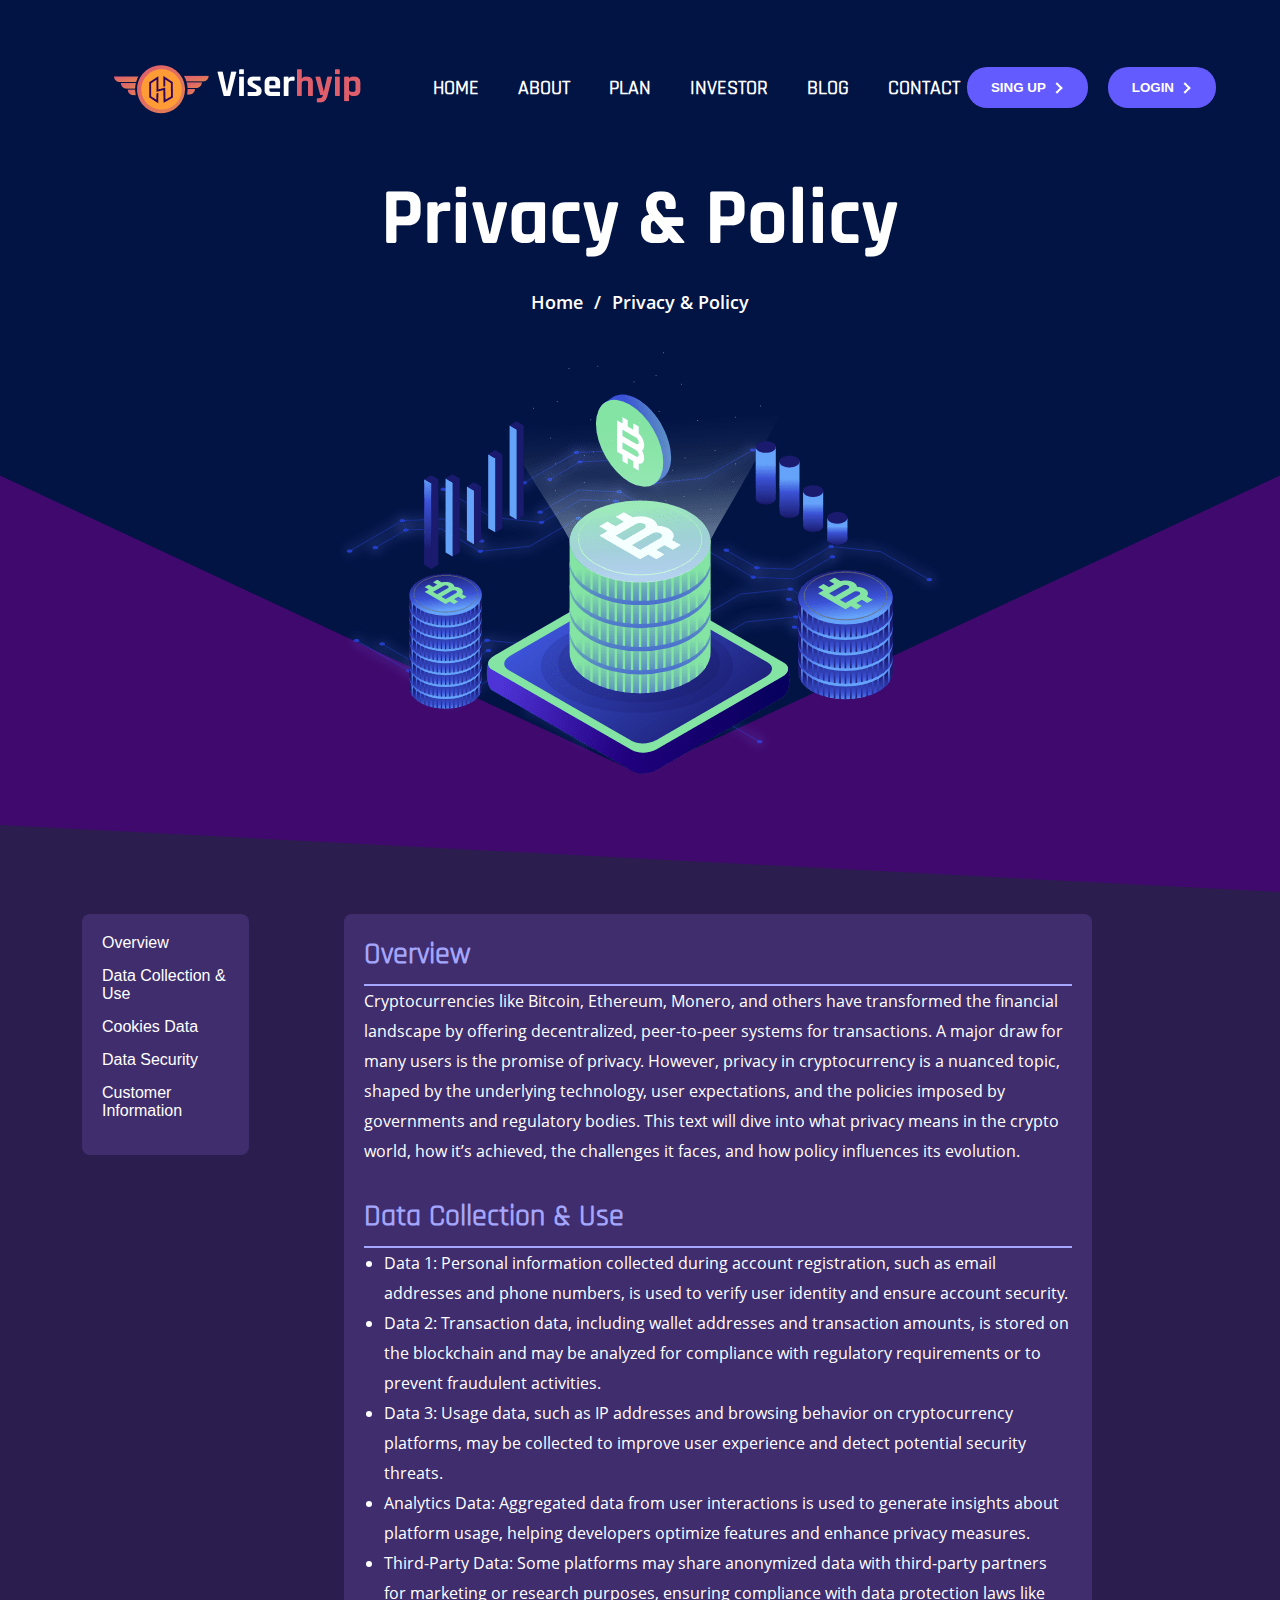
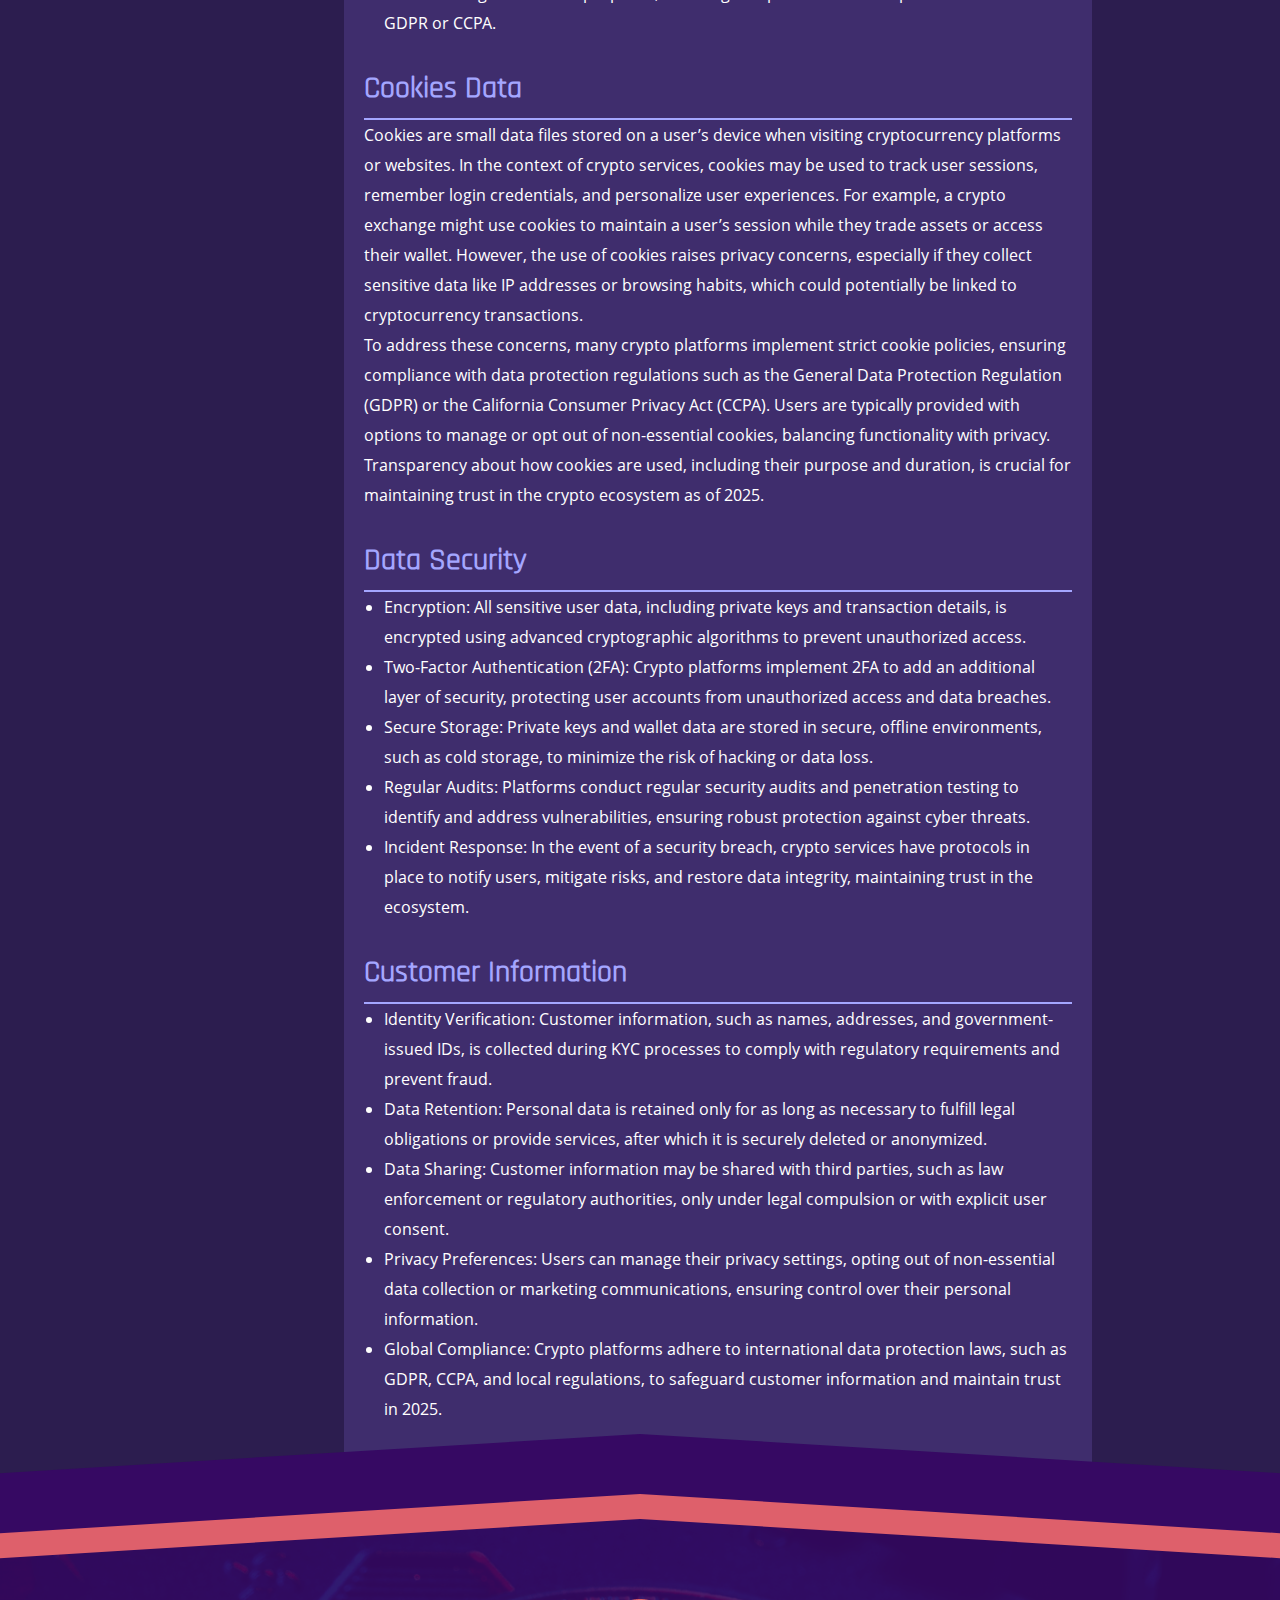
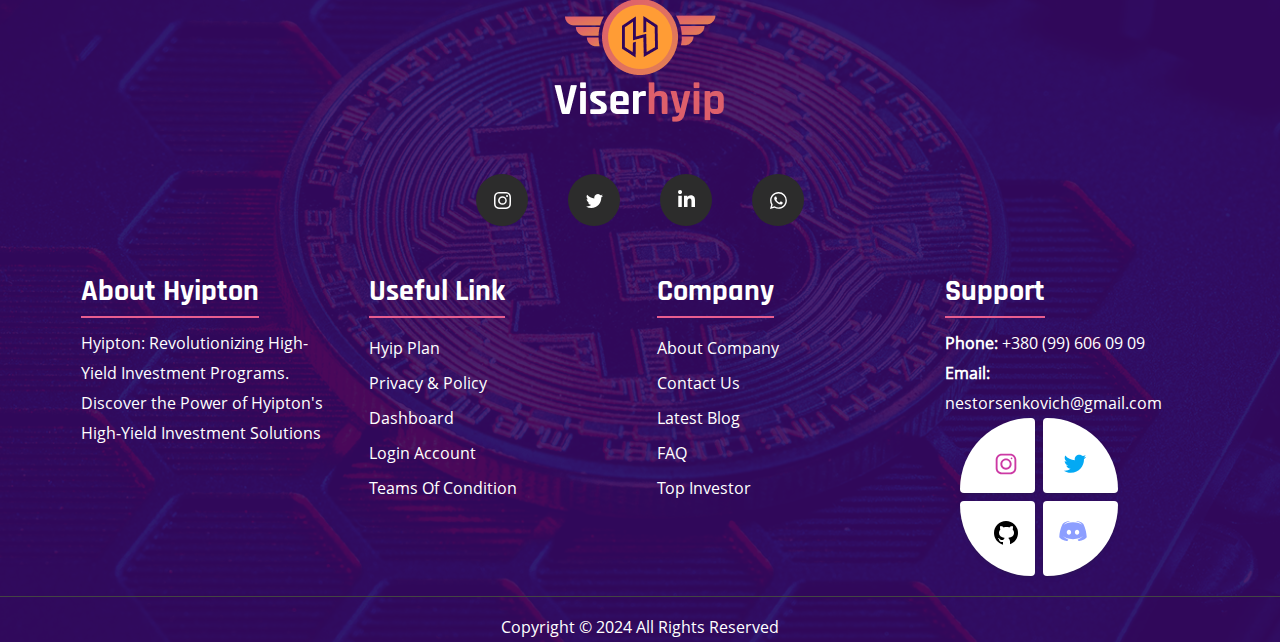
<file: Exam-3/pol.html>
<!DOCTYPE html>
<html lang="en">

<head>
    <meta charset="UTF-8">
    <meta name="viewport" content="width=device-width, initial-scale=1.0">
    <title>ViserHyip</title>
    <link rel="icon" type="image/png" href="assets/favicon/favicon-96x96.png" sizes="96x96" />
    <link rel="icon" type="image/svg+xml" href="assets//favicon.svg" />
    <link rel="shortcut icon" href="assets//favicon.ico" />
    <link rel="apple-touch-icon" sizes="180x180" href="assets//apple-touch-icon.png" />
    <meta name="apple-mobile-web-app-title" content="Hype IP" />
    <link rel="manifest" href="assets//site.webmanifest" />
    <link rel="stylesheet" href="assets/css/style.min.css">
    <link rel="stylesheet" href="assets/css/fonts.css">
</head>

<body>
    <button id="scrollToTop" class="scroll-to-top">
        ↑
    </button>

    <div class="page-wrapper">
        <header class="header-bg">
            <div class="container">
                <nav class="header-menu">
                    <div class="logo"><a href="#"><img src="assets/images/logo.png" alt=""></a></div>
                    <ul>
                        <li><a href="index.html">HOME</a></li>
                        <li><a href="About.html">ABOUT</a></li>
                        <li><a href="plan.html">PLAN</a></li>
                        <li><a href="investor.html">INVESTOR</a></li>
                        <li><a href="Blog.html">BLOG</a></li>
                        <li><a href="contact.html">CONTACT</a></li>
                    </ul>
                    <div class="buttons">
                        <button>
                            SING UP
                            <div class="arrow-wrapper">
                                <div class="arrow"></div>
                            </div>
                        </button>
                        <button type="button">
                            LOGIN
                            <div class="arrow-wrapper">
                                <div class="arrow"></div>
                            </div>
                        </button>
                        <div class="hamburger"></div>
                    </div>
                </nav>
            </div>
        </header>
        <main>
            <section class="banner">
                <div class="container">
                    <div class="banner-text">
                        <h1>Privacy & Policy</h1>
                        <ul>
                            <li><a href="index.html">Home</a></li>
                            <li>/</li>
                            <li><a href="pol.html">Privacy & Policy</a></li>
                        </ul>
                    </div>
                    <div class="banner-img">
                        <img src="assets/images/banner-img.png" alt="">
                    </div>

                </div>
            </section>

            <section class="privacy-policy">
                <div class="container">
                    <div class="policy">
                        <div class="sidebar">
                            <ul>
                                <li><a href="#overview">Overview</a></li>
                                <li><a href="#data-use">Data Collection & Use</a></li>
                                <li><a href="#cookies">Cookies Data</a></li>
                                <li><a href="#security">Data Security</a></li>
                                <li><a href="#customer-info">Customer Information</a></li>
                            </ul>
                        </div>
                        <div class="content-faq">
                            <div id="overview" class="section">
                                <h2>Overview</h2>
                                <p>Cryptocurrencies like Bitcoin, Ethereum, Monero, and others have transformed the
                                    financial landscape by offering decentralized, peer-to-peer systems for
                                    transactions. A
                                    major draw for many users is the promise of privacy. However, privacy in
                                    cryptocurrency
                                    is a nuanced topic, shaped by the underlying technology, user expectations, and the
                                    policies imposed by governments and regulatory bodies. This text will dive into what
                                    privacy means in the crypto world, how it’s achieved, the challenges it faces, and
                                    how
                                    policy influences its evolution.</p>
                            </div>
                            <div id="data-use" class="section">
                                <h2>Data Collection & Use</h2>
                                <ul>
                                    <li>Data 1: Personal information collected during account registration, such as
                                        email addresses and phone numbers, is used to verify user identity and ensure
                                        account security.</li>
                                    <li>Data 2: Transaction data, including wallet addresses and transaction amounts, is
                                        stored on the blockchain and may be analyzed for compliance with regulatory
                                        requirements or to prevent fraudulent activities.</li>
                                    <li>Data 3: Usage data, such as IP addresses and browsing behavior on cryptocurrency
                                        platforms, may be collected to improve user experience and detect potential
                                        security threats.</li>
                                    <li>Analytics Data: Aggregated data from user interactions is used to generate
                                        insights about platform usage, helping developers optimize features and enhance
                                        privacy measures.</li>
                                    <li>Third-Party Data: Some platforms may share anonymized data with third-party
                                        partners for marketing or research purposes, ensuring compliance with data
                                        protection laws like GDPR or CCPA.</li>
                                </ul>
                            </div>
                            <div id="cookies" class="section">
                                <h2>Cookies Data</h2>
                                <p>Cookies are small data files stored on a user’s device when visiting cryptocurrency
                                    platforms or websites. In the context of crypto services, cookies may be used to
                                    track user sessions, remember login credentials, and personalize user experiences.
                                    For example, a crypto exchange might use cookies to maintain a user’s session while
                                    they trade assets or access their wallet. However, the use of cookies raises privacy
                                    concerns, especially if they collect sensitive data like IP addresses or browsing
                                    habits, which could potentially be linked to cryptocurrency transactions.</p>
                                <p>To address these concerns, many crypto platforms implement strict cookie policies,
                                    ensuring compliance with data protection regulations such as the General Data
                                    Protection Regulation (GDPR) or the California Consumer Privacy Act (CCPA). Users
                                    are typically provided with options to manage or opt out of non-essential cookies,
                                    balancing functionality with privacy. Transparency about how cookies are used,
                                    including their purpose and duration, is crucial for maintaining trust in the crypto
                                    ecosystem as of 2025.</p>
                            </div>
                            <div id="security" class="section">
                                <h2>Data Security</h2>
                                <ul>
                                    <li>Encryption: All sensitive user data, including private keys and transaction
                                        details, is encrypted using advanced cryptographic algorithms to prevent
                                        unauthorized access.</li>
                                    <li>Two-Factor Authentication (2FA): Crypto platforms implement 2FA to add an
                                        additional layer of security, protecting user accounts from unauthorized access
                                        and data breaches.</li>
                                    <li>Secure Storage: Private keys and wallet data are stored in secure, offline
                                        environments, such as cold storage, to minimize the risk of hacking or data
                                        loss.</li>
                                    <li>Regular Audits: Platforms conduct regular security audits and penetration
                                        testing to identify and address vulnerabilities, ensuring robust protection
                                        against cyber threats.</li>
                                    <li>Incident Response: In the event of a security breach, crypto services have
                                        protocols in place to notify users, mitigate risks, and restore data integrity,
                                        maintaining trust in the ecosystem.</li>
                                </ul>
                            </div>
                            <div id="customer-info" class="section">
                                <h2>Customer Information</h2>
                                <ul>
                                    <li>Identity Verification: Customer information, such as names, addresses, and
                                        government-issued IDs, is collected during KYC processes to comply with
                                        regulatory requirements and prevent fraud.</li>
                                    <li>Data Retention: Personal data is retained only for as long as necessary to
                                        fulfill legal obligations or provide services, after which it is securely
                                        deleted or anonymized.</li>
                                    <li>Data Sharing: Customer information may be shared with third parties, such as law
                                        enforcement or regulatory authorities, only under legal compulsion or with
                                        explicit user consent.</li>
                                    <li>Privacy Preferences: Users can manage their privacy settings, opting out of
                                        non-essential data collection or marketing communications, ensuring control over
                                        their personal information.</li>
                                    <li>Global Compliance: Crypto platforms adhere to international data protection
                                        laws, such as GDPR, CCPA, and local regulations, to safeguard customer
                                        information and maintain trust in 2025.</li>
                                </ul>
                            </div>
                        </div>
                    </div>
                </div>
            </section>

        </main>
        <footer class="foot">
            <div class="foot-bg">
                <div class="container">
                    <div class="footer-logo">
                        <img src="assets/images/Logo-f.png" alt="Logo">
                    </div>

                    <div class="social-footer">
                        <a class="socialContainer containerOne" href="https://www.instagram.com" target="_blank">
                            <svg viewBox="0 0 16 16" class="socialSvg instagramSvg">
                                <path
                                    d="M8 0C5.829 0 5.556.01 4.703.048 3.85.088 3.269.222 2.76.42a3.917 3.917 0 0 0-1.417.923A3.927 3.927 0 0 0 .42 2.76C.222 3.268.087 3.85.048 4.7.01 5.555 0 5.827 0 8.001c0 2.172.01 2.444.048 3.297.04.852.174 1.433.372 1.942.205.526.478.972.923 1.417.444.445.89.719 1.416.923.51.198 1.09.333 1.942.372C5.555 15.99 5.827 16 8 16s2.444-.01 3.298-.048c.851-.04 1.434-.174 1.943-.372a3.916 3.916 0 0 0 1.416-.923c.445-.445.718-.891.923-1.417.197-.509.332-1.09.372-1.942C15.99 10.445 16 10.173 16 8s-.01-2.445-.048-3.299c-.04-.851-.175-1.433-.372-1.941a3.926 3.926 0 0 0-.923-1.417A3.911 3.911 0 0 0 13.24.42c-.51-.198-1.092-.333-1.943-.372C10.443.01 10.172 0 7.998 0h.003zm-.717 1.442h.718c2.136 0 2.389.007 3.232.046.78.035 1.204.166 1.486.275.373.145.64.319.92.599.28.28.453.546.598.92.11.281.24.705.275 1.485.039.843.047 1.096.047 3.231s-.008 2.389-.047 3.232c-.035.78-.166 1.203-.275 1.485a2.47 2.47 0 0 1-.599.919c-.28.28-.546.453-.92.598-.28.11-.704.24-1.485.276-.843.038-1.096.047-3.232.047s-2.39-.009-3.233-.047c-.78-.036-1.203-.166-1.485-.276a2.478 2.478 0 0 1-.92-.598 2.48 2.48 0 0 1-.6-.92c-.109-.281-.24-.705-.275-1.485-.038-.843-.046-1.096-.046-3.233 0-2.136.008-2.388.046-3.231.036-.78.166-1.204.276-1.486.145-.373.319-.64.599-.92.28-.28.546-.453.92-.598.282-.11.705-.24 1.485-.276.738-.034 1.024-.044 2.515-.045v.002zm4.988 1.328a.96.96 0 1 0 0 1.92.96.96 0 0 0 0-1.92zm-4.27 1.122a4.109 4.109 0 1 0 0 8.217 4.109 4.109 0 0 0 0-8.217zm0 1.441a2.667 2.667 0 1 1 0 5.334 2.667 2.667 0 0 1 0-5.334z">
                                </path>
                            </svg>
                        </a>

                        <a class="socialContainer containerTwo" href="https://x.com" target="_blank">
                            <svg viewBox="0 0 16 16" class="socialSvg twitterSvg">
                                <path
                                    d="M5.026 15c6.038 0 9.341-5.003 9.341-9.334 0-.14 0-.282-.006-.422A6.685 6.685 0 0 0 16 3.542a6.658 6.658 0 0 1-1.889.518 3.301 3.301 0 0 0 1.447-1.817 6.533 6.533 0 0 1-2.087.793A3.286 3.286 0 0 0 7.875 6.03a9.325 9.325 0 0 1-6.767-3.429 3.289 3.289 0 0 0 1.018 4.382A3.323 3.323 0 0 1 .64 6.575v.045a3.288 3.288 0 0 0 2.632 3.218 3.203 3.203 0 0 1-.865.115 3.23 3.23 0 0 1-.614-.057 3.283 3.283 0 0 0 3.067 2.277A6.588 6.588 0 0 1 .78 13.58a6.32 6.32 0 0 1-.78-.045A9.344 9.344 0 0 0 5.026 15z">
                                </path>
                            </svg>
                        </a>

                        <a class="socialContainer containerThree" href="https://ua.linkedin.com" target="_blank">
                            <svg viewBox="0 0 448 512" class="socialSvg linkdinSvg">
                                <path
                                    d="M100.28 448H7.4V148.9h92.88zM53.79 108.1C24.09 108.1 0 83.5 0 53.8a53.79 53.79 0 0 1 107.58 0c0 29.7-24.1 54.3-53.79 54.3zM447.9 448h-92.68V302.4c0-34.7-.7-79.2-48.29-79.2-48.29 0-55.69 37.7-55.69 76.7V448h-92.78V148.9h89.08v40.8h1.3c12.4-23.5 42.69-48.3 87.88-48.3 94 0 111.28 61.9 111.28 142.3V448z">
                                </path>
                            </svg>
                        </a>

                        <a class="socialContainer containerFour" href="https://www.whatsapp.com/?lang=ru"
                            target="_blank">
                            <svg viewBox="0 0 16 16" class="socialSvg whatsappSvg">
                                <path
                                    d="M13.601 2.326A7.854 7.854 0 0 0 7.994 0C3.627 0 .068 3.558.064 7.926c0 1.399.366 2.76 1.057 3.965L0 16l4.204-1.102a7.933 7.933 0 0 0 3.79.965h.004c4.368 0 7.926-3.558 7.93-7.93A7.898 7.898 0 0 0 13.6 2.326zM7.994 14.521a6.573 6.573 0 0 1-3.356-.92l-.24-.144-2.494.654.666-2.433-.156-.251a6.56 6.56 0 0 1-1.007-3.505c0-3.626 2.957-6.584 6.591-6.584a6.56 6.56 0 0 1 4.66 1.931 6.557 6.557 0 0 1 1.928 4.66c-.004 3.639-2.961 6.592-6.592 6.592zm3.615-4.934c-.197-.099-1.17-.578-1.353-.646-.182-.065-.315-.099-.445.099-.133.197-.513.646-.627.775-.114.133-.232.148-.43.05-.197-.1-.836-.308-1.592-.985-.59-.525-.985-1.175-1.103-1.372-.114-.198-.011-.304.088-.403.087-.088.197-.232.296-.346.1-.114.133-.198.198-.33.065-.134.034-.248-.015-.347-.05-.099-.445-1.076-.612-1.47-.16-.389-.323-.335-.445-.34-.114-.007-.247-.007-.38-.007a.729.729 0 0 0-.529.247c-.182.198-.691.677-.691 1.654 0 .977.71 1.916.81 2.049.098.133 1.394 2.132 3.383 2.992.47.205.84.326 1.129.418.475.152.904.129 1.246.08.38-.058 1.171-.48 1.338-.943.164-.464.164-.86.114-.943-.049-.084-.182-.133-.38-.232z">
                                </path>
                            </svg>
                        </a>
                    </div>


                    <div class="footer-content">
                        <div class="footer-section">
                            <h3>About Hyipton</h3>
                            <p>Hyipton: Revolutionizing High-Yield Investment Programs. Discover the Power of
                                Hyipton's High-Yield Investment Solutions</p>
                        </div>

                        <div class="footer-section">
                            <h3>Useful Link</h3>
                            <ul>
                                <li><a href="plan.html">Hyip Plan</a></li>
                                <li><a href="pol.html">Privacy & Policy</a></li>
                                <li><a href="#">Dashboard</a></li>
                                <li><a href="#">Login Account</a></li>
                                <li><a href="#">Teams Of Condition</a></li>
                            </ul>
                        </div>

                        <div class="footer-section">
                            <h3>Company</h3>
                            <ul>
                                <li><a href="About.html">About Company</a></li>
                                <li><a href="contact.html">Contact Us</a></li>
                                <li><a href="Blog.html">Latest Blog</a></li>
                                <li><a href="faq.html">FAQ</a></li>
                                <li><a href="investor.html">Top Investor</a></li>
                            </ul>
                        </div>

                        <div class="footer-section">
                            <h3>Support</h3>
                            <p><strong>Phone:</strong> +380 (99) 606 09 09</p>
                            <p><strong>Email:</strong> nestorsenkovich@gmail.com</p>

                            <div class="support-footer">
                                <div class="up">
                                    <a href="https://www.instagram.com/" target="_blank">
                                        <button class="card1">
                                            <svg xmlns="http://www.w3.org/2000/svg"
                                                xmlns:xlink="http://www.w3.org/1999/xlink" viewBox="0,0,256,256"
                                                width="30px" height="30px" fill-rule="nonzero" class="instagram">
                                                <g fill-rule="nonzero" stroke="none" stroke-width="1"
                                                    stroke-linecap="butt" stroke-linejoin="miter" stroke-miterlimit="10"
                                                    stroke-dasharray="" stroke-dashoffset="0" font-family="none"
                                                    font-weight="none" font-size="none" text-anchor="none"
                                                    style="mix-blend-mode: normal">
                                                    <g transform="scale(8,8)">
                                                        <path
                                                            d="M11.46875,5c-3.55078,0 -6.46875,2.91406 -6.46875,6.46875v9.0625c0,3.55078 2.91406,6.46875 6.46875,6.46875h9.0625c3.55078,0 6.46875,-2.91406 6.46875,-6.46875v-9.0625c0,-3.55078 -2.91406,-6.46875 -6.46875,-6.46875zM11.46875,7h9.0625c2.47266,0 4.46875,1.99609 4.46875,4.46875v9.0625c0,2.47266 -1.99609,4.46875 -4.46875,4.46875h-9.0625c-2.47266,0 -4.46875,-1.99609 -4.46875,-4.46875v-9.0625c0,-2.47266 1.99609,-4.46875 4.46875,-4.46875zM21.90625,9.1875c-0.50391,0 -0.90625,0.40234 -0.90625,0.90625c0,0.50391 0.40234,0.90625 0.90625,0.90625c0.50391,0 0.90625,-0.40234 0.90625,-0.90625c0,-0.50391 -0.40234,-0.90625 -0.90625,-0.90625zM16,10c-3.30078,0 -6,2.69922 -6,6c0,3.30078 2.69922,6 6,6c3.30078,0 6,-2.69922 6,-6c0,-3.30078 -2.69922,-6 -6,-6zM16,12c2.22266,0 4,1.77734 4,4c0,2.22266 -1.77734,4 -4,4c-2.22266,0 -4,-1.77734 -4,-4c0,-2.22266 1.77734,-4 4,-4z">
                                                        </path>
                                                    </g>
                                                </g>
                                            </svg>
                                        </button>
                                    </a>
                                    <a href="https://twitter.com" target="_blank">
                                        <button class="card2">
                                            <svg xmlns="http://www.w3.org/2000/svg" viewBox="0 0 48 48" width="30px"
                                                height="30px" class="twitter">
                                                <path
                                                    d="M42,12.429c-1.323,0.586-2.746,0.977-4.247,1.162c1.526-0.906,2.7-2.351,3.251-4.058c-1.428,0.837-3.01,1.452-4.693,1.776C34.967,9.884,33.05,9,30.926,9c-4.08,0-7.387,3.278-7.387,7.32c0,0.572,0.067,1.129,0.193,1.67c-6.138-0.308-11.582-3.226-15.224-7.654c-0.64,1.082-1,2.349-1,3.686c0,2.541,1.301,4.778,3.285,6.096c-1.211-0.037-2.351-0.374-3.349-0.914c0,0.022,0,0.055,0,0.086c0,3.551,2.547,6.508,5.923,7.181c-0.617,0.169-1.269,0.263-1.941,0.263c-0.477,0-0.942-0.054-1.392-0.135c0.94,2.902,3.667,5.023,6.898,5.086c-2.528,1.96-5.712,3.134-9.174,3.134c-0.598,0-1.183-0.034-1.761-0.104C9.268,36.786,13.152,38,17.321,38c13.585,0,21.017-11.156,21.017-20.834c0-0.317-0.01-0.633-0.025-0.945C39.763,15.197,41.013,13.905,42,12.429">
                                                </path>
                                            </svg>
                                        </button>
                                    </a>
                                </div>
                                <div class="down">
                                    <a href="https://github.com" target="_blank">
                                        <button class="card3">
                                            <svg xmlns="http://www.w3.org/2000/svg" viewBox="0 0 30 30" width="30px"
                                                height="30px" class="github">
                                                <path
                                                    d="M15,3C8.373,3,3,8.373,3,15c0,5.623,3.872,10.328,9.092,11.63C12.036,26.468,12,26.28,12,26.047v-2.051 c-0.487,0-1.303,0-1.508,0c-0.821,0-1.551-0.353-1.905-1.009c-0.393-0.729-0.461-1.844-1.435-2.526 c-0.289-0.227-0.069-0.486,0.264-0.451c0.615,0.174,1.125,0.596,1.605,1.222c0.478,0.627,0.703,0.769,1.596,0.769 c0.433,0,1.081-0.025,1.691-0.121c0.328-0.833,0.895-1.6,1.588-1.962c-3.996-0.411-5.903-2.399-5.903-5.098 c0-1.162,0.495-2.286,1.336-3.233C9.053,10.647,8.706,8.73,9.435,8c1.798,0,2.885,1.166,3.146,1.481C13.477,9.174,14.461,9,15.495,9 c1.036,0,2.024,0.174,2.922,0.483C18.675,9.17,19.763,8,21.565,8c0.732,0.731,0.381,2.656,0.102,3.594 c0.836,0.945,1.328,2.066,1.328,3.226c0,2.697-1.904,4.684-5.894,5.097C18.199,20.49,19,22.1,19,23.313v2.734 c0,0.104-0.023,0.179-0.035,0.268C23.641,24.676,27,20.236,27,15C27,8.373,21.627,3,15,3z">
                                                </path>
                                            </svg>
                                        </button>
                                    </a>
                                    <a href="https://discord.com" target="_blank">
                                        <button class="card4">
                                            <svg height="30px" width="30px" viewBox="0 0 48 48"
                                                xmlns="http://www.w3.org/2000/svg" class="discord">
                                                <path
                                                    d="M40,12c0,0-4.585-3.588-10-4l-0.488,0.976C34.408,10.174,36.654,11.891,39,14c-4.045-2.065-8.039-4-15-4s-10.955,1.935-15,4c2.346-2.109,5.018-4.015,9.488-5.024L18,8c-5.681,0.537-10,4-10,4s-5.121,7.425-6,22c5.162,5.953,13,6,13,6l1.639-2.185C13.857,36.848,10.715,35.121,8,32c3.238,2.45,8.125,5,16,5s12.762-2.55,16-5c-2.715,3.121-5.857,4.848-8.639,5.815L33,40c0,0,7.838-0.047,13-6C45.121,19.425,40,12,40,12z M17.5,30c-1.933,0-3.5-1.791-3.5-4c0-2.209,1.567-4,3.5-4s3.5,1.791,3.5,4C21,28.209,19.433,30,17.5,30z M30.5,30c-1.933,0-3.5-1.791-3.5-4c0-2.209,1.567-4,3.5-4s3.5,1.791,3.5,4C34,28.209,32.433,30,30.5,30z">
                                                </path>
                                            </svg>
                                        </button>
                                    </a>
                                </div>
                            </div>
                        </div>
                    </div>
                </div>

                <div class="footer-bottom">
                    <p>Copyright © 2024 All Rights Reserved</p>
                </div>
            </div>
        </footer>
    </div>

    <script src="assets/js/scroll.js"></script>
</body>

</html>
</file>
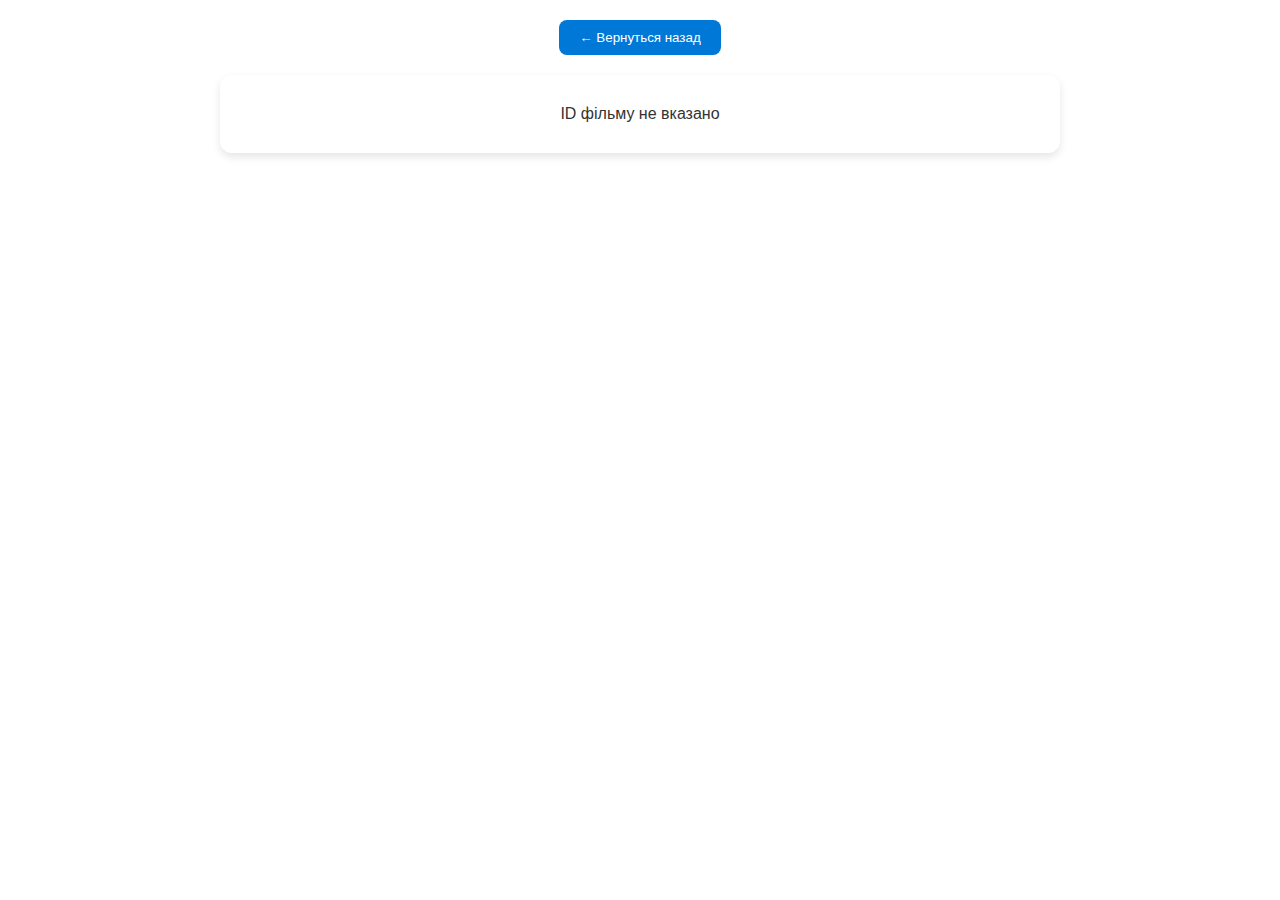
<file: homework19/details.html>
<!DOCTYPE html>
<html lang="uk">
<head>
    <meta charset="UTF-8">
    <meta name="viewport" content="width=device-width, initial-scale=1.0">
    <title>Детали фильма</title>
    <link rel="stylesheet" href="assets/css/style.css">
</head>
<body>
    <button onclick="window.history.back()">← Вернуться назад</button>
    <div id="movieDetails"></div>

    <script src="assets/js/details.js">
    </script>
</body>
</html>
</file>
<file: stylle.css>
@import url(//fonts.googleapis.com/css?family=Lato:300:400);

body {
  margin:0;
}

h1 {
  font-family: 'Lato', sans-serif;
  font-weight:300;
  letter-spacing: 2px;
  font-size:48px;
}
p {
  font-family: 'Lato', sans-serif;
  letter-spacing: 1px;
  font-size:14px;
  color: #333333;
}

.header {
  position:relative;
  text-align:center;
  background: linear-gradient(60deg, rgba(84,58,183,1) 0%, rgba(0,172,193,1) 100%);
  color:white;
}
.logo {
  width:50px;
  fill:white;
  padding-right:15px;
  display:inline-block;
  vertical-align: middle;
}

.inner-header {
  height:65vh;
  width:100%;
  margin: 0;
  padding: 0;
}

.flex { /*Flexbox for containers*/
  display: flex;
  justify-content:left;
  align-items:flex-start;
  text-align: center;
}

.waves {
  position:relative;
  width: 100%;
  height:15vh;
  margin-bottom:-7px; /*Fix for safari gap*/
  min-height:100px;
  max-height:150px;
}

.content {
  position:relative;
  height:20vh;
  text-align:center;
  background-color: white;
}



.parallax > use {
  animation: move-forever 25s cubic-bezier(.55,.5,.45,.5)     infinite;
}
.parallax > use:nth-child(1) {
  animation-delay: -2s;
  animation-duration: 7s;
}
.parallax > use:nth-child(2) {
  animation-delay: -3s;
  animation-duration: 10s;
}
.parallax > use:nth-child(3) {
  animation-delay: -4s;
  animation-duration: 13s;
}
.parallax > use:nth-child(4) {
  animation-delay: -5s;
  animation-duration: 20s;
}
@keyframes move-forever {
  0% {
   transform: translate3d(-90px,0,0);
  }
  100% { 
    transform: translate3d(85px,0,0);
  }
}
/*Shrinking for mobile*/
@media (max-width: 768px) {
  .waves {
    height:40px;
    min-height:40px;
  }
  .content {
    height:30vh;
  }
  h1 {
    font-size:24px;
  }
}



.category-list * {transition: .4s linear;}
.category-list {
    border-radius: 6px;
  background: white;
  list-style-type: circle;
  list-style-position: inside;
  padding: 0 10px;
  margin: 22px;
}
.category-list li {
  font-family: "Trebuchet MS", "Lucida Sans";
  border-bottom: 1px solid #efefef;
  padding: 10px 0;
  cursor: pointer;
  list-style: none;
}
.category-list a {
  text-decoration: none;
  color: #555;
}
.category-list li span {
  float: right;
  display: inline-block;
  border: 1px solid #efefef;
  padding: 0 5px;
  font-size: 13px;
  color: #999;
}
.category-list li:hover a {color: #25b5da;}
.category-list li:hover span {
  color: #1a8ed1;
  border: 1px solid #c93961;
}
</file>
<file: Exam-1/assets/css/fonts.css>
@font-face {
    font-display: swap; 
    font-family: 'aleo';
    font-style: normal;
    font-weight: 400;
    src: url('../fonts/aleo.regular.woff2') format('woff2'); 
  }

  @font-face {
    font-display: swap;
    font-family: 'JSbold';
    font-style: normal;
    font-weight: 700;
    src: url('../fonts/JosefinSans-Bold.woff2') format('woff2'); 
  }

  @font-face {
    font-display: swap;
    font-family: 'JS-light';
    font-style: normal;
    font-weight: 300;
    src: url('../fonts/JosefinSans-Light.woff2') format('woff2'); 
  }
  
  @font-face {
    font-display: swap; 
    font-family: 'JS';
    font-style: normal;
    font-weight: 400;
    src: url('../fonts/JosefinSans-Regular.woff2') format('woff2'); 
  }
</file>
<file: Exam-3/assets/css/fonts.css>
@font-face {
    font-display: swap; 
    font-family: 'Rajdhani';
    font-style: normal;
    font-weight: 400;
    src: url('../fonts/Rajdhani-Regular.woff2') format('woff2'); 
  }
@font-face {
    font-display: swap; 
    font-family: 'retro';
    font-style: normal;
    font-weight: 400;
    src: url('../fonts/RetroDozraxoRegular.woff2') format('woff2'); 
  }
@font-face {
    font-display: swap; 
    font-family: 'rajdhani-bold';
    font-style: normal;
    font-weight: 700;
    src: url('../fonts/Rajdhani-Bold.woff2') format('woff2'); 
  }
@font-face {
    font-display: swap; 
    font-family: 'open-sans';
    font-style: normal;
    font-weight: 400;
    src: url('../fonts/OpenSans-Regular.woff2') format('woff2'); 
  }

@font-face {
    font-display: swap; 
    font-family: 'open-sans-bold';
    font-style: normal;
    font-weight: 700;
    src: url('../fonts/OpenSans-SemiBold.woff2') format('woff2'); 
  }
@font-face {
    font-display: swap; 
    font-family: 'sigher';
    font-style: normal;
    font-weight: 400;
    src: url('../fonts/SigherRegular.woff2') format('woff2'); 
  }
</file>
<file: homework19/assets/css/style.css>
body {
  font-family: 'Segoe UI', sans-serif;
  margin: 0;
  padding: 20px;
  background-image: url('https://images.unsplash.com/photo-1739405858683-4d392f2cab83?q=80&w=1964&auto=format&fit=crop&ixlib=rb-4.1.0&ixid=M3wxMjA3fDB8MHxwaG90by1wYWdlfHx8fGVufDB8fHx8fA%3D%3D');
  background-size: cover;
  background-position: center;
  background-attachment: fixed;
  color: #fff;
}

h1, h2, h3 {
  color: #000000;
  text-align: center;
}

.title {
  text-align: center;
  margin-bottom: 20px;
  color: white;
}

form {
  display: flex;
  flex-direction: column;
  align-items: center;
  gap: 10px;
  margin-bottom: 20px;
}

input[type="text"], select {
  padding: 10px;
  font-size: 16px;
  width: 300px;
  border: 1px solid #ccc;
  border-radius: 8px;
}

button {
  padding: 10px 20px;
  background-color: #0078D7;
  color: white;
  border: none;
  border-radius: 8px;
  cursor: pointer;
  transition: background-color 0.2s;
}

button:hover {
  background-color: #005ea8;
}

#movieContainer {
  display: grid;
  grid-template-columns: repeat(auto-fit, minmax(220px, 1fr));
  gap: 20px;
  margin-top: 20px;
}

.movie-item {
  background-color: white;
  padding: 15px;
  border-radius: 12px;
  box-shadow: 0 4px 8px rgba(0,0,0,0.1);
  text-align: center;
}

.movie-item img {
  width: 100%;
  height: auto;
  border-radius: 10px;
}

#paginationContainer {
  display: flex;
  flex-wrap: wrap;
  justify-content: center;
  gap: 8px;
  margin-top: 20px;
}

#paginationContainer button {
  padding: 6px 12px;
  font-size: 14px;
  border-radius: 6px;
  background-color: #ddd;
  color: #333;
  border: none;
}

#paginationContainer button:disabled {
  background-color: #bbb;
  color: white;
  cursor: default;
}


#movieDetails {
  max-width: 800px;
  margin: 0 auto;
  background-color: white;
  padding: 20px;
  border-radius: 12px;
  box-shadow: 0 4px 8px rgba(0,0,0,0.1);
  text-align: center;
}

#movieDetails img {
  max-width: 100%;
  height: auto;
  margin-top: 15px;
  border-radius: 10px;
}

#movieDetails p {
  margin: 10px 0;
  color: #333;
}


button[onclick*="history.back"] {
  margin-bottom: 20px;
  display: block;
  margin-left: auto;
  margin-right: auto;
}


#year {
  width: 120px;
  padding: 8px 12px;
  border-radius: 8px;
  border: 2px solid #0078D7;
  font-size: 16px;
  font-weight: 500;
  color: #0078D7;
  background-color: #f0f8ff;
  transition: border-color 0.3s ease, box-shadow 0.3s ease;
}

#year:focus {
  outline: none;
  border-color: #005ea8;
  box-shadow: 0 0 8px rgba(0, 120, 215, 0.6);
  background-color: #e6f0ff;
}
</file>
<file: Exam-1/assets/css/style.min.css>
@charset "UTF-8";.mobile-menu ul,ol,ul{list-style:none}*,::after,::before{padding:0;margin:0;box-sizing:border-box}body{font-family:sans-serif;color:#fff}img{width:82%;height:100%;-o-object-fit:cover;object-fit:cover;vertical-align:top}.container{width:min(90%,1324px);margin:0 auto}.page-wrapper{display:flex;flex-direction:column;justify-content:space-between}.page-wrapper main{flex-grow:1}.header-menu{height:calc(100vh - 84px);background:url(../images/HeaderBackground.png) center center/cover no-repeat;display:flex;justify-content:center;align-items:center}.head{display:flex;flex-direction:column;align-items:center;margin-bottom:128px}.head .text h1{display:flex;text-align:center;justify-content:center;font-family:JSbold;font-size:3em;font-style:normal;font-weight:700;line-height:3.25rem;text-transform:uppercase;margin-bottom:11px}.head .text p,.scroll a{font-family:JS}.head .text p{font-size:1.375rem;font-style:normal;font-weight:400;line-height:1.75rem;letter-spacing:.42625rem;margin-bottom:2px}.search-container{display:flex;align-items:center;background-color:#fff;overflow:hidden;margin-top:43px}.search-container input{border:none;outline:0;padding:10px 42px;width:501px;height:60px;flex-shrink:0;font-size:16px;color:#333}.search-container input::-webkit-input-placeholder{font-family:JS;font-size:0,875rem;font-style:normal;font-weight:400;line-height:1.25rem;letter-spacing:.11rem;color:#999}.search-container input::-moz-placeholder{font-family:JS;font-size:0,875rem;font-style:normal;font-weight:400;line-height:1.25rem;letter-spacing:.11rem;color:#999}.search-container input:-ms-input-placeholder{font-family:JS;font-size:0,875rem;font-style:normal;font-weight:400;line-height:1.25rem;letter-spacing:.11rem;color:#999}.search-container input::-ms-input-placeholder{font-family:JS;font-size:0,875rem;font-style:normal;font-weight:400;line-height:1.25rem;letter-spacing:.11rem;color:#999}.search-container input::placeholder{font-family:JS;font-size:0,875rem;font-style:normal;font-weight:400;line-height:1.25rem;letter-spacing:.11rem;color:#999}.navigation .nav-menu ul,.search-container button{font-family:aleo;text-transform:uppercase}.search-container button{display:inline-flex;gap:13px;border:none;border-right:5px solid #fff;outline:0;background-color:#5373FD;color:#fff;width:148px;height:53px;padding:16px 24px;font-style:normal;font-weight:400;line-height:1.25rem;font-size:16px;cursor:pointer;transition:background-color .3s}.navigation .nav-menu ul,.scroll a{font-size:.875rem;font-weight:400;line-height:1.25rem;font-style:normal}.search-container button:hover{background-color:#3a58d7}.search-container button img{width:16px;height:16px}.logo{width:20px;height:20px;position:absolute;right:23px}#myElement{transition:opacity .5s ease,visibility .5s ease}.visible{opacity:1;visibility:visible}.hidden,.page-shadow{opacity:0;visibility:hidden}.scroll{position:absolute;bottom:206px}.scroll a{text-decoration:none;color:#fff;letter-spacing:.175rem}.navigation{display:flex;align-items:center;height:84px;background-color:#5373FD;position:-webkit-sticky;position:sticky;top:0}.navigation .nav-menu{display:flex;align-items:center;justify-content:space-between}.box,.ft-bg,.steps ul{align-items:center;display:flex}.navigation .nav-menu ul{display:flex;gap:40px;letter-spacing:.0875rem}.navigation .nav-menu ul li a{text-decoration:none;color:#fff}.navigation h3{font-family:JSbold;font-size:1.5rem;font-style:normal;font-weight:700;line-height:1.75rem;letter-spacing:.15rem;text-transform:uppercase;padding-top:9px}.ReviewText p,.box p,.card-item p{letter-spacing:.1rem}.Why{background:url(../images/WhyBackground.png) center center/cover no-repeat}.box{padding:124px 112px 124px 0;gap:136px}.box h2{font-family:aleo;font-size:2.25rem;font-style:normal;font-weight:400;line-height:2.5rem;text-transform:capitalize;margin-bottom:29px}.box p{font-family:JS-light;font-size:1rem;font-style:normal;font-weight:300;line-height:1.75rem;margin-bottom:29px}.box-text button,.card-item button{letter-spacing:1.2px;color:#fff;outline:0;overflow:hidden;cursor:pointer;text-transform:uppercase;font-family:aleo}.box-text{width:100%}.box-text button{padding:17px 31px;font-size:16px;line-height:1.63;position:relative;border:none}button{background-image:linear-gradient(48deg,#496bfe 40%,#5474fd 40%)}button:hover{background-image:linear-gradient(45deg,#496bfe 40%,#496bfe 40%)}.picture{display:flex;width:66%;flex-direction:column}.arc,.arcit{width:464px;height:344px;border-radius:100% 100% 0 0;border-top:2px dashed gray;position:absolute;left:50%;transform:translate(-50%);margin-top:61px}.pic-top{padding-bottom:18px}.pic-bottom{align-self:flex-end}.arcit{-webkit-clip-path:inset(0 45px 285px 45px);clip-path:inset(0 45px 285px 45px);margin-left:12%}.arc{-webkit-clip-path:inset(0 45px 285px 45px);clip-path:inset(0 45px 285px 45px);margin-left:-216px}.bg{height:306px;background-color:#333}.steps svg{width:64px;height:64px}.steps ul{justify-content:center;padding-top:124px;gap:241px}.card,.card-rev{padding-top:219px}.steps ul li{display:flex;flex-direction:column;align-items:center;gap:17px}.steps ul li #text{font-size:13px}.text-li{font-family:aleo;font-size:2.25rem;font-style:normal;font-weight:400;line-height:2.5rem;text-transform:capitalize}.bg-render{background:url(../images/BookNowbg.png) center center/cover no-repeat;height:684px}.bg-renderev{background:url(../images/BookNow2bg.png) center center/cover no-repeat;height:684px}.card-item,.card-item.rev{height:344px;background:rgba(35,35,35,.9);padding-left:31px}.card-item{width:646px}.card-item.rev{width:653px}.card-rev{display:flex;flex-direction:row-reverse}.card-item button{padding:17px 56px;font-size:16px;line-height:1.63;position:relative;border:none}.card-item h6,.card-item p{font-family:JS-light}.card-item h5,.card-item h6,.card-item p{line-height:1.75rem;font-style:normal}.card-item h6{font-size:1.25rem;font-weight:300;letter-spacing:.125rem;padding-top:44px;padding-bottom:16px}.card-item h5{font-family:JS;font-size:1.25rem;font-weight:400;text-transform:uppercase;padding-bottom:16px}.card-item p{font-size:1rem;font-weight:300;padding-bottom:24px}.bg-WhatTouristSay{display:flex;text-align:center;background:url(../images/BG.png) center center/cover no-repeat;height:680px}.bg-WhatTouristSay h2{padding-top:117px;font-family:aleo;font-size:2.32rem;font-style:normal;font-weight:400;line-height:2.5rem;text-transform:capitalize}.ReviewText h5,.ReviewText p,.ft-bg h3{font-style:normal;line-height:1.75rem}.ReviewText h5,.ft-bg h3,.mobile-menu ul li a,.mobile-panel p{text-transform:uppercase}.Review{display:flex;align-self:flex-start;padding-top:62px}.Review img{width:33.2%}.ReviewText{background-color:#333;text-align:start;padding-left:60px;padding-top:48px;padding-right:65px}.ReviewText h5{font-family:JS;font-size:1.25rem;font-weight:400;padding-bottom:16px}.ReviewText p{font-family:JS-light;font-size:1rem;font-weight:300}.textqu{display:flex}.quote{width:139px;height:20px}.ft-bg{background-color:#000;height:268px;text-align:center}.soc1,.soc2,.soc3,.soc4,.soc5{height:32px}.ft-bg h3{font-family:JSbold;font-size:1.5rem;font-weight:700;letter-spacing:.15rem;padding-bottom:8px}.ft-bg p,.mobile-menu ul li a{font-size:.875rem;font-weight:400;line-height:1.25rem;font-style:normal}.ft-bg p{font-family:JS;letter-spacing:.175rem}.soc-list{display:flex;justify-content:center;gap:31px;padding-top:22px}.soc-list li a{display:inline-flex;justify-content:center;align-items:center}.soc-list li a svg path{fill:#FFF}.soc-list li a:active svg path,.soc-list li a:hover svg path{fill:#496bfe}.soc1{width:20px}.soc2{width:32px}.soc3{width:28px}.soc4{width:36px}.soc5{width:31px}.nav-menu ul a{display:inline-block;color:#000;text-decoration:none;position:relative}.nav-menu ul a::after{content:"";display:inline-block;height:1px;width:0;transition:all .5s ease;background-color:#fff;position:absolute;left:0;bottom:0}.nav-menu ul a:hover{color:#fff}.nav-menu ul a:hover::after{width:100%}.hamburger{display:none;margin-left:40px}.hamb-btn{width:40px;height:40px;background-color:transparent;position:relative;border:none}.hamb-btn::after,.hamb-btn::before{content:""}.hamb-btn span,.hamb-btn::after,.hamb-btn::before{display:inline-block;position:absolute;left:4px;width:30px;height:4px;background-color:#333;border-radius:2px}.hamb-btn span{top:8px}.hamb-btn::before{top:18px}.mobile-panel,.page-shadow{position:fixed;left:0;top:0}.hamb-btn::after{bottom:8px}.page-shadow{background-color:rgba(31,68,99,.7);width:100%;height:100%;z-index:999;transition:all .5s ease}.mobile-menu ul li a{text-align:center;display:inline-block;width:100%;padding:10px 20px;text-decoration:none;color:#FFF;font-family:aleo;letter-spacing:.0875rem}.mobile-menu ul li a:hover{background-color:rgba(162,206,255,.705)}.mobile-panel{transform:translateX(-300px);width:293px;height:34vh;padding:20px;z-index:1000;transition:all .5 ease;background-color:#5373FD;border-radius:12px}.mobile-panel p{text-align:center;font-family:JSbold;font-size:1.5rem;font-style:normal;font-weight:700;line-height:1.75rem;letter-spacing:.15rem}.open-mobile-menu .page-shadow{opacity:1;visibility:visible}.open-mobile-menu .mobile-panel{transform:translateX(0)}@media (max-width:1024px){.ReviewText{padding-left:0;padding-top:0}.Review img{width:50%}.container{width:min(95%,1024px)}.nav-menu ul li{margin-bottom:10px}.box{gap:1px}.head{flex-direction:column;gap:20px}.picture img{max-width:100%;height:auto}h1,h2,h3,p{font-size:1rem}}@media screen and (max-width:768px){.card,.nav-menu{flex-direction:column}.box,.nav-menu,.picture,.steps ul{display:flex}.box-text,.card,.head .text{text-align:center}.card-item,.card-item.rev,.pic-bottom,.picture{width:100%}.nav-menu{align-items:center}.box{padding:60px 0;flex-direction:column-reverse}.picture{flex-direction:row;gap:10px}.nav-menu ul li{margin-bottom:10px}.picture img{max-width:49%;height:auto}.card{align-items:center}.card-item{margin-bottom:20px}.steps ul{flex-wrap:nowrap;flex-direction:column;justify-content:center;padding-top:0;gap:60px}.arc,.arcit{display:none}.search-container input{width:385px}.bg-WhatTouristSay{height:100vh}.Review img{width:100%}.bg{height:100%}.pic-top{padding-bottom:0;width:82%}.Review{display:flex;align-self:flex-start;padding-top:34px;flex-direction:column}}@media screen and (max-width:576px){.navigation .nav-menu ul{display:none}.search-container input{width:365px}.picture img{max-width:49%;height:auto}.hamburger{display:block}.card,.nav-menu{display:flex;flex-direction:row}}.soc-list a:hover svg,path:hover{fill:#5373FD}
</file>
<file: Exam-3/assets/css/style.min.css>
@charset "UTF-8";.features ul,.footer-section ul,.investment-plan ul,.mobile-menu ul,.sidebar ul,ol,ul{list-style:none}.mobile-panel,.page-shadow{position:fixed;top:0;left:0}@font-face{font-family:'Open Sans';font-style:normal;font-weight:400;font-stretch:normal;src:url(https://fonts.gstatic.com/s/opensans/v40/memSYaGs126MiZpBA-UvWbX2vVnXBbObj2OVZyOOSr4dVJWUgsjZ0B4gaVc.ttf) format('truetype')}@font-face{font-family:'Open Sans';font-style:normal;font-weight:700;font-stretch:normal;src:url(https://fonts.gstatic.com/s/opensans/v40/memSYaGs126MiZpBA-UvWbX2vVnXBbObj2OVZyOOSr4dVJWUgsg-1x4gaVc.ttf) format('truetype')}*,::after,::before{padding:0;margin:0;box-sizing:border-box}body{font-family:sans-serif;background:#40096E;margin:0}a{text-decoration:none;color:#fff}img{-o-object-fit:cover;object-fit:cover;vertical-align:top}.container{width:min(90%,1600px);margin:0 auto}.bg{background:url(../images/header-bg.png) center center/cover no-repeat;height:1053px}.scroll-to-top{position:fixed;bottom:20px;right:20px;width:50px;height:50px;background-color:#645bff;color:#fff;border:none;border-radius:50%;font-size:24px;cursor:pointer;display:flex;justify-content:center;align-items:center;box-shadow:0 4px 6px rgba(0,0,0,.2);opacity:0;transform:translateY(20px);transition:opacity .4s ease,transform .4s ease;z-index:1000}.scroll-to-top:hover{background-color:#4a46d1;transform:translateY(0) scale(1.1)}.scroll-to-top.visible{opacity:1;transform:translateY(0)}header{background:url(../images/bg.png) center center/cover no-repeat}.header-menu{display:flex;align-items:center;padding:61px 0 61px 50px;justify-content:space-between}.header-menu ul{display:flex;align-items:center;gap:39px;margin-left:63px}.header-menu a{color:#FFF;font-family:Rajdhani;font-size:1.25rem;font-style:normal;font-weight:600;line-height:normal;text-transform:uppercase}.header-menu ul li{position:relative;padding:10px 0;font-size:18px;font-weight:700;cursor:pointer;transition:color .3s ease}.header-menu ul li::after{content:"";position:absolute;left:50%;bottom:10px;width:0;height:2px;background-color:#645bff;transition:width .3s ease,left .3s ease}.header-menu ul li:hover::after{width:100%;left:0}.buttons button .arrow-wrapper{display:flex;justify-content:center;align-items:center}.buttons button .arrow{margin-top:1px;width:var(--arrow-width);background:var(--primary-color);height:var(--arrow-stroke);position:relative;transition:.2s}.buttons button .arrow::before{content:"";box-sizing:border-box;position:absolute;border:var(--secondary-color) solid;border-width:0 var(--arrow-stroke) var(--arrow-stroke) 0;display:inline-block;top:-3px;right:3px;transition:.2s;padding:3px;transform:rotate(-45deg)}.buttons button:hover{background-color:var(--hover-color)}.buttons button:hover .arrow{background:var(--secondary-color)}.buttons button:hover .arrow:before{right:0}.buttons{display:flex;gap:20px}.buttons button{--primary-color:#645bff;--secondary-color:#fff;--hover-color:#111;--arrow-width:10px;--arrow-stroke:2px;box-sizing:border-box;border:0;border-radius:20px;color:var(--secondary-color);padding:1em 1.8em;background:var(--primary-color);display:flex;transition:.2s background;align-items:center;gap:.6em;font-weight:700;cursor:pointer}.hero-content h1{color:#FFF;font-family:rajdhani-bold;font-size:5rem;font-style:normal;font-weight:700;line-height:5.625rem;text-transform:uppercase;margin-bottom:33px}.hero-content p{color:#FFF;font-family:rajdhani;font-size:1.3rem;font-style:normal;font-weight:400;line-height:2rem;margin-bottom:35px}.cta-button,.investment-plan h2{font-family:rajdhani-bold}.hero-content{width:601px}.hero{padding-top:100px;padding-left:93px;padding-bottom:414px}.hero-image{position:absolute;top:243px;right:71px}.hero-content .highlight{color:#ff6473}.cta-button{background:#ff6473;color:#fff;border:none;padding:15px 40px;font-size:1em;border-radius:30px;cursor:pointer}.cta-button:hover{background:#141313;transition:.2s ease-in-out}.investment-plan ul{padding:0;margin:0;display:flex;gap:20px}.investment-plan h2{color:#FFF;text-align:center;font-size:3.75rem;font-style:normal;font-weight:700;line-height:4.375rem;padding-bottom:8px}.Secure-content i,.investment-plan p{font-style:normal;line-height:2.1875rem}.investment-plan p,.plan-card{padding-bottom:40px}.investment-plan p{color:#FFF;text-align:center;font-family:"Open Sans";font-size:1.125rem;font-weight:400}.pricing-table{display:flex;justify-content:center;color:#fff;font-family:"Open Sans",sans-serif;font-weight:700;text-transform:uppercase;text-shadow:2px 2px 1px rgba(51,55,69,.6);gap:40px}.pricing-table .card{width:280px;height:400px;padding:30px;border-radius:1.5rem;display:flex;flex-direction:column;align-items:center;position:relative;overflow:hidden;box-shadow:2px 2px 46px -4px rgba(0,0,0,.6);transition:all .2s ease-in-out}.pricing-table .card:nth-child(1){background:#7f7fd5;background:linear-gradient(to left,#645bff,#30cee7,#7f7fd5)}.pricing-table .card:nth-child(1) .price::before{content:"%10"}.pricing-table .card:nth-child(2){margin:0 30px;z-index:2;background:linear-gradient(to right,#6b36e7,#eb41ff)}.pricing-table .card:nth-child(2) .price::before{content:"%130"}.pricing-table .card:nth-child(2) .buy-button{width:95px;height:141px}.pricing-table .card:nth-child(2) .buy-button h3{top:5%;left:10%;font-size:1rem}.pricing-table .card:nth-child(3){background:linear-gradient(to right,#302397,#2bdbd3)}.pricing-table .card:nth-child(3) .price::before{content:"%160"}.pricing-table .card:nth-child(1) .price,.pricing-table .card:nth-child(3) .price{font-size:6rem}.pricing-table .card:nth-child(1) .buy-button,.pricing-table .card:nth-child(3) .buy-button{width:230px;height:170px}.pricing-table .card:nth-child(1) .buy-button h3,.pricing-table .card:nth-child(3) .buy-button h3{top:15%;left:10%;font-size:1rem}.pricing-table .card .type{margin-top:30px;letter-spacing:.1rem}.pricing-table .card .price{font-size:7.5rem;position:relative;margin:10px 0 20px;z-index:2}.pricing-table .card .price span{font-size:1.8rem;position:absolute;left:-15%;top:65%}.pricing-table .card .price::before{position:absolute;content:"";color:rgba(255,255,255,.06);font-size:7.5rem;z-index:-1;right:-30%;bottom:15%;text-shadow:0 0 0 rgba(51,55,69,0);transition:all 1s ease-in-out}.pricing-table .card .plan{font-size:1.3rem;position:relative;margin-bottom:10px}.pricing-table .card .plan::after,.pricing-table .card .plan::before{position:absolute;content:"";width:35px;height:2px;background:#fff;bottom:40%;transition:all .2s ease-out}.pricing-table .card .plan::before{right:105%;transform:translate(-50%,-50%)}.pricing-table .card .plan::after{right:-100%;transform:translate(-100%,-50%)}.pricing-table .card .details{text-transform:capitalize}.pricing-table .card .details li{margin:15px 0}.pricing-table .card .buy-button{cursor:pointer;position:absolute;width:250px;height:180px;background:#fff;border-radius:15%;right:-34%;bottom:-27%;transition:all .4s ease-in-out}.pricing-table .card .buy-button h3{text-shadow:0 0 0;text-decoration:none;position:absolute;left:8%;top:10%;color:#333745;font-size:1.2rem;transition:all .4s ease-in-out}.pricing-table .card:hover{transform:scale(1.02)}.pricing-table .card:hover .price::before{-webkit-animation:text-hover 1s ease-in-out infinite normal;animation:text-hover 1s ease-in-out infinite normal}.pricing-table .card:hover .plan::before{right:90%}.pricing-table .card:hover .plan::after{right:-90%}.pricing-table .card:hover .buy-button{width:100%;right:0;border-radius:0}.pricing-table .card:hover .buy-button h3{left:50%;transform:translate(-50%,0)}@-webkit-keyframes text-hover{0%,100%{right:-30%}50%{right:-37%}}@keyframes text-hover{0%,100%{right:-30%}50%{right:-37%}}.Secure-content i{color:#DF636A;font-family:open-sans;font-size:1.25rem;font-weight:600;text-transform:uppercase}.Secure-content h3,.calculator-section h3{font-family:rajdhani-bold;font-style:normal;line-height:4.375rem}.Secure-content h3{color:#FFF;font-size:3.75rem;font-weight:700}.Secure-content p{color:#FFF;font-family:open-sans;font-size:1.375rem;font-style:normal;font-weight:400;line-height:2.1875rem}.Secure-block{display:flex;gap:170px;padding-top:100px;justify-content:center}.features{padding-top:30px;padding-left:15px}input,select{padding:12px;transition:all .3s ease-in-out;background-color:#2e2e47;color:#fff;outline:0}.icon{display:flex;align-items:center;justify-content:center}.calculator{display:flex;width:669px;gap:40px}input,select{margin:10px 0}button{background:#f60;color:#fff;padding:10px;border:none;cursor:pointer}button:hover{background:#5d15bb}input{width:100%;font-size:16px;border:2px solid #6c63ff;border-radius:10px}input:focus{border-color:#9b86ff;box-shadow:0 0 10px rgba(155,134,255,.7)}input.error{border-color:#ff4d4d!important;box-shadow:0 0 10px rgba(255,77,77,.7)}#error-message{color:#ff4d4d;font-size:12px;margin-top:5px;height:16px}select{width:100%;max-width:300px;font-size:16px;border:2px solid #6c63ff;border-radius:10px;-webkit-appearance:none;-moz-appearance:none;appearance:none;cursor:pointer;box-shadow:0 0 5px rgba(108,99,255,.5)}select:focus{border-color:#9b86ff;box-shadow:0 0 10px rgba(155,134,255,.7)}.select-wrapper{position:relative;width:100%;max-width:341px}input::-webkit-inner-spin-button,input::-webkit-outer-spin-button{-webkit-appearance:none;-moz-appearance:none}.columbn{max-width:298px}.columb{max-width:300px}.compounding{padding-top:22px}.calculator-section{background-color:#31065B;margin-top:100px}.calculator-section h3{color:#FFF;font-size:3.75rem;font-weight:700;padding-top:133px}.investor .text p,label{font-weight:400;font-style:normal}label{display:block;color:#FFF;font-family:open-sans;font-size:1rem;line-height:1.875rem}.Choose .text i,.investor .text i,.team-overlay h4{font-size:1.25rem;text-transform:uppercase}.calculator-section::before{content:"";width:100%;height:120px;position:absolute;left:0;transform:skewY(3deg);transform-origin:right top;z-index:0;background:#40096e}.calc{display:flex;justify-content:space-between}.st-button,.teams{justify-content:center;display:flex}.investor::after{content:url(../images/investor-bg.png);position:absolute;top:130px;left:50%;transform:translateX(-50%);z-index:-1}.Refferal,.investor,.st-button button,.team-image{position:relative}.investor{min-height:500px;padding-top:100px;padding-bottom:170px}.investor .text{text-align:center;color:#FFF;font-style:normal}.investor .text i{color:#DF636A;font-family:open-sans-bold;font-weight:600;font-style:normal;line-height:2.1875rem}.investor .text h3{font-family:rajdhani-bold;font-size:3.75rem;font-style:normal;font-weight:700;line-height:4.375rem}.investor .text p{font-family:open-sans;font-size:1.125rem;line-height:2.1875rem}.teams{gap:60px;padding-top:70px}.team-image{-webkit-mask-image:url(../images/team-shape.png);mask-image:url(../images/team-shape.png);-webkit-mask-size:100% 101%;-webkit-mask-repeat:no-repeat;mask-repeat:no-repeat;overflow:hidden}.team-image img{width:295.31px;height:209.48px;-o-object-fit:cover;object-fit:cover}.team-overlay{position:absolute;top:100%;right:0;left:0;bottom:-22%;display:flex;flex-direction:column;justify-content:center;align-items:center;background-image:linear-gradient(0deg,rgba(222,92,112,.9) 0,rgba(233,140,93,.9) 100%);transition:all .5s ease}.team-image:hover .team-overlay{top:0;opacity:1}.team-overlay h4{color:#FFF;font-family:rajdhani-bold;font-style:normal;font-weight:700;line-height:2.1875rem}.team-overlay span{color:#FFF;font-family:open-sans;font-size:1rem;font-style:normal;font-weight:400;line-height:1.875rem}.Choose .text h4,.Refferal .text{font-family:rajdhani-bold;font-style:normal}.Refferal .text{text-align:center;color:#FFF;font-weight:400;line-height:2.1875rem}.Refferal{background-image:linear-gradient(0deg,#5e2bd5 0,#f98ece 100%);padding-top:150px;padding-bottom:80px}.Refferal .text h4{font-size:3.75rem;font-style:normal;font-weight:700;line-height:4.375rem;text-transform:uppercase}.st-button button{--glow-color:rgb(217, 176, 255);--glow-spread-color:rgba(191, 123, 255, 0.781);--enhanced-glow-color:rgb(231, 206, 255);--btn-color:rgb(100, 61, 136);border:.25em solid var(--glow-color);padding:1em 3em;color:var(--glow-color);font-size:15px;font-weight:700;background-color:var(--btn-color);border-radius:1em;outline:0;box-shadow:0 0 1em .25em var(--glow-color),0 0 4em 1em var(--glow-spread-color),inset 0 0 .75em .25em var(--glow-color);text-shadow:0 0 .5em var(--glow-color);transition:all .3s}.st-button button::after{pointer-events:none;content:"";position:absolute;top:120%;left:0;height:100%;width:100%;background-color:var(--glow-spread-color);-webkit-filter:blur(2em);filter:blur(2em);opacity:.7;transform:perspective(1.5em) rotateX(35deg) scale(1,.6)}.st-button button:hover{color:var(--btn-color);background-color:var(--glow-color);box-shadow:0 0 1em .25em var(--glow-color),0 0 4em 2em var(--glow-spread-color),inset 0 0 .75em .25em var(--glow-color)}.st-button button:active{box-shadow:0 0 .6em .25em var(--glow-color),0 0 2.5em 2em var(--glow-spread-color),inset 0 0 .5em .25em var(--glow-color)}.st-button{padding-top:30px}.Choose,.faq-box{padding-top:100px}.Refferal::before{content:"";position:absolute;width:50%;background:#40096E;height:80px;top:0;left:0;transform:skewY(-4.5deg);transform-origin:left top}.Refferal::after{content:"";position:absolute;width:50%;background:#40096E;height:80px;top:0;right:0;transform:skewY(4.5deg);transform-origin:right top}.circle,.stats{position:relative}.Choose .text h4{font-size:3.75rem;font-weight:700;line-height:4.375rem}.Choose .text i,.Choose .text p{font-style:normal;line-height:2.1875rem}.Choose .text{color:#FFF;text-align:center}.Choose .text i{color:#DF636A;font-family:Rajdhani;font-weight:600}.Choose .text p{font-family:open-sans;font-size:1.125rem;font-weight:400}.faq-box h2,.number,.transaction-box h2,.working-process h4{font-family:rajdhani-bold}.features{gap:40px;padding:50px 20px;flex-direction:row;align-items:center}.faq-box,.features ul,.features-list{flex-direction:column}.features-list{display:flex;gap:30px;margin-right:15px}.feature{display:flex;align-items:center;gap:15px;max-width:388px}.center-image img{width:300px}.feature-2{display:flex;max-width:388px;flex-direction:row-reverse}.stats,.transactions{justify-content:center;display:flex}.stats{gap:60px;padding:111px;background-color:#31065B;margin-bottom:64px}.stat-card{border:2px solid transparent;padding:9px;width:277px;text-align:center;border-radius:8px;transition:all .3s ease;height:206px}.stat-card:nth-child(1){border-color:#ff8a65}.stat-card:nth-child(2){border-color:#e539f2}.stat-card:nth-child(3){border-color:#1ab6ff}.stat-card:nth-child(4){border-color:#3bea3b}.stat-card:hover{transform:translateY(-5px);box-shadow:0 4px 10px rgba(255,255,255,.2)}.icon-card img{width:40px;height:40px}.number{font-size:38px;font-weight:700;color:#fff;margin:10px 0}.number span{font-size:68px}.stat-card p{color:#fff;font-size:14px;font-family:sigher}.transaction-box h2,.working-process h4,.working-process h5,.working-process p{color:#FFF;font-style:normal}.stats::before{content:"";position:absolute;width:50%;background:#40096E;height:80px;bottom:-80px;left:0;transform:skewY(4.5deg);transform-origin:right top;z-index:1}.stats::after{content:"";position:absolute;width:50%;background:#40096E;height:80px;bottom:-80px;right:0;transform:skewY(-4.5deg);transform-origin:left top;z-index:1}.transactions{gap:30px;padding:40px}.transaction-box{padding:20px;border-radius:10px;width:38%}.transaction-box h2{margin-bottom:22px;font-size:3.75rem;font-weight:700;line-height:4.375rem}td,th{color:#fff}.working-process i,td{font-family:open-sans}table{background:linear-gradient(90deg,#23024e,#924bd4);width:100%;border-collapse:collapse;border-radius:10px;overflow:hidden}th{background:linear-gradient(90deg,#e66465,#f1a3a3);padding:12px;text-align:left}td{padding:10px;border-bottom:1px solid rgba(255,255,255,.2);font-size:15px}tr:last-child td{border-bottom:none}td img{width:30px;height:30px;border-radius:50%;margin-right:10px;vertical-align:middle}.transaction-box:nth-child(1) th{background:linear-gradient(90deg,#ad51b6,#7411d1)}.transaction-box:nth-child(2) th{background:linear-gradient(90deg,#692075,#7b12f3)}.working-process{max-width:1270px;margin:auto}.working-process i{color:#DF636A;text-align:center;font-size:1.25rem;font-style:normal;font-weight:600;line-height:2.1875rem;text-transform:uppercase;margin-left:512px}.circle,.faq-question{font-weight:700;color:#fff}.working-process h4{text-align:center;font-size:3.75rem;font-weight:700;line-height:4.375rem}.faq-answer p,.working-process p{font-family:open-sans;font-weight:400}.working-process p{text-align:center;font-size:1.125rem;line-height:2.1875rem}.text-section h3,.text-section p,.working-process h5{font-size:1.875rem}.working-process h5{text-align:center;font-family:Rajdhani;font-weight:600;line-height:2.5rem;margin-top:15px}.steps{display:flex;justify-content:center;gap:50px;margin-top:40px}.circle,.download-section{align-items:center;display:flex}.step{width:30%}.circle{width:80px;height:75px;font-size:22px;border-radius:50%;justify-content:center;margin:auto}.step1 .circle{background:url(../images/crl1.png) center no-repeat;background-size:cover}.step2 .circle{background:url(../images/crl2.png) center no-repeat;background-size:cover}.step3 .circle{background:url(../images/crl3.png) center no-repeat;background-size:cover}.steps .circle::before{content:"";width:105px;height:105px;border:2px dashed rgba(255,255,255,.5);border-radius:50%;position:absolute;top:-16px;left:-12px}.dot{width:16px;height:16px;border-radius:50%;position:absolute;top:35%;left:39%;transform-origin:-52px 0;-webkit-animation:rotateDot 5s linear infinite;animation:rotateDot 5s linear infinite}.faq-section,.feedback-section,.foot,.slider{position:relative}.step1 .dot{background-color:#ff7b54}.step2 .dot{background-color:#b534f6}.step3 .dot{background-color:#00c2ff}@-webkit-keyframes rotateDot{0%{transform:rotate(0) translate(52px) rotate(0)}100%{transform:rotate(360deg) translate(52px) rotate(-360deg)}}@keyframes rotateDot{0%{transform:rotate(0) translate(52px) rotate(0)}100%{transform:rotate(360deg) translate(52px) rotate(-360deg)}}.step1 .circle::before{border:2px dashed #ff7b54}.step2 .circle::before{border:2px dashed #b534f6}.step3 .circle::before{border:2px dashed #00c2ff}.step1 .circle::after{background-color:#ff7b54}.step2 .circle::after{background-color:#b534f6}.step3 .circle::after{background-color:#00c2ff}.faq-section{background-color:#31065B;z-index:1}.faq-section::before{content:"";position:absolute;top:0;left:0;width:100%;height:100%;background:url(../images/faq-bg.png) center center/cover no-repeat;opacity:.1;z-index:-1}.faq-box{max-width:830px;margin-top:80px;padding-bottom:100px;display:flex;margin-left:402px}.faq-item{background-color:#4C007A;margin:10px 0;border-radius:5px;overflow:hidden}.faq-question{width:100%;background:0 0;border:none;padding:15px;font-size:18px;text-align:left;display:flex;justify-content:space-between;align-items:center;cursor:pointer}.faq-question .icon{font-size:22px;transition:transform .3s}.faq-answer{max-height:0;overflow:hidden;background:#31065B;text-align:left;padding:0 15px;transition:max-height .3s ease-out}.faq-box h2,.faq-box i{text-align:center;font-style:normal}.faq-answer p{padding:1rem 1.25rem;color:#FFF;font-size:1rem;font-style:normal;line-height:1.875rem}.faq-box i{color:#DF636A;font-family:open-sans-bold;font-size:1.25rem;font-weight:600;line-height:2.1875rem;text-transform:uppercase}.faq-box h2{color:#FFF;font-size:3.75rem;font-weight:700;line-height:4.375rem}.faq-box p,.right i{text-align:center;font-family:open-sans;line-height:2.1875rem;font-style:normal}.faq-box p{color:#FFF;font-size:1.125rem;font-weight:400}.download-section{justify-content:center;padding:65px;gap:145px}.left img{max-width:100%;height:auto}.right{max-width:500px;margin-left:40px}.features,.social-footer{margin:20px 0}.right i{color:#DF636A;font-size:1.25rem;font-weight:600;text-transform:uppercase}.right h1{color:#FFF;font-family:rajdhani-bold;font-size:3.75rem;font-style:normal;font-weight:700;line-height:4.375rem}.features h4,.right p{line-height:2.1875rem;color:#FFF;font-style:normal}.right p{font-family:open-sans;font-size:1.125rem;font-weight:400}.card-overlay h4,.features h4,.info-box h3,.section h2{font-family:Rajdhani}.features{display:flex;justify-content:space-between}.features h4{font-size:1.5rem;font-weight:600;margin-bottom:10px}.features ul{display:flex;padding:0}.features li{color:#FFF;font-family:open-sans;font-size:1rem;font-style:normal;font-weight:400;line-height:1.875rem;margin:5px 0}.android-btn,.ios-btn{color:#fff;transition:all .3s ease-in-out}.buttons-f{margin-top:20px;display:flex}.buttons-f button{border:none;padding:12px 20px;font-size:16px;font-weight:700;cursor:pointer;border-radius:5px;margin-right:10px;display:inline-block}#client-feedback,#client-role,.text-section p{padding-bottom:0}.text-section h3,.text-section p{font-weight:600;line-height:2.5rem;font-family:rajdhani-bold}.android-btn{background:linear-gradient(45deg,#FF6F61,#FFA07A)}.android-btn:hover{background:linear-gradient(45deg,#E85C50,#FF8C72);transform:translateY(-3px);box-shadow:0 6px 15px rgba(255,111,97,.5);transition:all .3s ease-in-out}.ios-btn{background:linear-gradient(45deg,#007BFF,#00C0FF)}.feedback-section h2,.feedback-section p,.text-section h3,.text-section p{color:#FFF;font-style:normal;text-align:center}.ios-btn:hover{background:linear-gradient(45deg,#005FCC,#009DDC);transform:translateY(-3px);box-shadow:0 6px 15px rgba(0,123,255,.5);transition:all .3s ease-in-out}.btn-icon{width:24px;height:24px}.feedback{background-image:url(../images/testimonial-bg.png),url(../images/testimonial-bg2.png);background-repeat:no-repeat,no-repeat;background-size:contain,contain;background-position:right center,left center;margin-top:126px;background-color:#31065B}.feedback-section{max-width:900px;margin:72px auto auto}.slider{display:flex;flex-direction:column;align-items:center}.feedback .circle{width:260px;height:260px;border-radius:50%;overflow:hidden;border:5px solid #fff;display:flex;justify-content:center;align-items:center;background:#fff}.feedback .circle img{width:100%;height:100%;-o-object-fit:cover;object-fit:cover;transition:.5s ease-in-out}.small-images{position:absolute;top:82%;display:flex;gap:15px;justify-content:center;width:100%}.small{width:85px;height:85px;border-radius:50%;cursor:pointer;transition:.3s;border:3px solid #fff}.small:hover{transform:scale(1.1)}.text-section{margin-top:80px}.feedback-section h2{font-family:rajdhani-bold;font-size:3.75rem;font-weight:700;line-height:4.375rem}.feedback-section p{font-family:open-sans;font-size:1.125rem;font-weight:400;line-height:2.1875rem;padding-bottom:60px}.blog-text i,.feedback-section i{font-weight:600;line-height:2.1875rem;text-transform:uppercase;font-family:open-sans-bold}.feedback-section i{color:#DF636A;text-align:center;font-size:1.25rem;font-style:normal;margin-left:400px}.blog-section{text-align:center;background-color:#31065B;padding-top:200px;color:#fff}.news-grid{display:flex;justify-content:center;gap:20px;flex-wrap:wrap;padding-bottom:150px}.news-card{width:300px;text-align:left;box-shadow:0 4px 10px rgba(0,0,0,.2);background:#29024b;color:#fff;border-radius:10px;overflow:hidden;cursor:pointer;transition:transform .3s ease}.news-card .content{padding:15px}.news-card h3{font-size:18px}.news-card p{font-size:14px;opacity:.8}.news-card .footer{display:flex;justify-content:space-between;padding:10px 15px;font-size:12px;border-top:1px solid rgba(255,255,255,.2)}.news-card:hover{transform:scale(1.05)}.news-card img{width:100%;height:180px;-o-object-fit:cover;object-fit:cover}.content{padding:15px}.blog-text i{color:#DF636A;font-size:1.25rem;font-style:normal}.blog-text h2,.blog-text p{color:#FFF;font-style:normal;text-align:center}.blog-text h2{font-family:rajdhani-bold;font-size:3.75rem;font-weight:700;line-height:4.375rem}.blog-text p,.footer-bottom p,.footer-section{font-family:open-sans;font-weight:400}.blog-text p{font-size:1.125rem;line-height:2.1875rem;padding-bottom:60px}.foot{background:#360963;color:#fff;text-align:center}.foot::before{content:"";position:absolute;width:50%;height:60px;top:-60px;left:0;transform:skewY(-3.5deg);transform-origin:right top;box-shadow:#de606b 0 25px 0;z-index:2;background:#360963}.foot::after{content:"";position:absolute;width:50%;height:60px;top:-60px;right:0;transform:skewY(3.5deg);transform-origin:left top;box-shadow:#de606b 0 25px 0;z-index:2;background:#360963}.banner,.foot-bg{position:relative}.foot-logo{display:flex;align-items:center;justify-content:center;gap:10px}.foot-bg{z-index:0;padding-top:105px}.foot-bg::before{content:"";position:absolute;top:0;left:0;width:100%;height:100%;background:url(../images/footer-bg.png) center center/cover no-repeat;opacity:.1;z-index:-1}.social-footer a{color:#fff;font-size:20px;margin:0 10px;transition:.3s}.footer-content{display:flex;justify-content:space-around;flex-wrap:wrap;text-align:left;margin-top:20px}.banner-text h1,.banner-text ul li{text-align:center;font-style:normal}.footer-section{width:22%;min-width:250px}.footer-bottom p,.footer-section{color:#FFF;font-size:1rem;font-style:normal;line-height:1.875rem}.banner-text h1,.footer-section h3,.mobile-panel p{font-family:rajdhani-bold}.info-box h3,.section h2{line-height:2.5rem;font-weight:600}.footer-section h3{color:#FFF;font-size:1.875rem;font-style:normal;font-weight:600;line-height:2.5rem;margin-bottom:10px;border-bottom:2px solid #E85D8F;display:inline-block;padding-bottom:5px}.footer-section ul{padding:0}.footer-section ul li{margin:5px 0}.footer-section ul li a{color:#FFF;font-family:open-sans;font-size:1rem;font-style:normal;font-weight:400;line-height:1.875rem;text-decoration:none;transition:.3s}.footer-section ul li a:hover{color:#E85D8F}.footer-bottom{margin-top:20px;padding-top:15px;border-top:1px solid #444;font-size:14px}.social-footer{background-color:transparent;display:flex;align-items:center;justify-content:center;padding:25px;gap:20px}.socialContainer{width:52px;height:52px;border-radius:50%;background-color:#2c2c2c;display:flex;align-items:center;justify-content:center;overflow:hidden;transition-duration:1s}.containerOne:hover{background-color:#d62976;transition-duration:.3s}.containerTwo:hover{background-color:#00acee;transition-duration:.3s}.containerThree:hover{background-color:#0072b1;transition-duration:.3s}.containerFour:hover{background-color:#128c7e;transition-duration:.3s}.socialContainer:active{transform:scale(.9);transition-duration:.3s}.socialSvg{width:17px}.socialSvg path{fill:#fff}.socialContainer:hover .socialSvg{-webkit-animation:slide-in-top .3s both;animation:slide-in-top .3s both}@-webkit-keyframes slide-in-top{0%{transform:translateY(-50px);opacity:0}100%{transform:translateY(0);opacity:1}}@keyframes slide-in-top{0%{transform:translateY(-50px);opacity:0}100%{transform:translateY(0);opacity:1}}.support-footer{display:flex;flex-direction:column;gap:.5em;margin-left:15px}.down,.up{display:flex;flex-direction:row;gap:.5em}.card1{width:75px;height:75px;outline:0;border:none;background:#fff;border-radius:90px 5px 5px;box-shadow:rgba(50,50,93,.25) 0 2px 5px -1px,rgba(0,0,0,.3) 0 1px 3px -1px;transition:.2s ease-in-out}.card2,.card3{border:none;width:75px;height:75px;outline:0;background:#fff;box-shadow:rgba(50,50,93,.25) 0 2px 5px -1px,rgba(0,0,0,.3) 0 1px 3px -1px;transition:.2s ease-in-out}.instagram{margin-top:1.5em;margin-left:1.2em;fill:#cc39a4}.card2{border-radius:5px 90px 5px 5px}.twitter{margin-top:1.5em;margin-left:-.9em;fill:#03A9F4}.card3{border-radius:5px 5px 5px 90px}.github{margin-top:-.6em;margin-left:1.2em}.card4{width:75px;height:75px;outline:0;border:none;background:#fff;border-radius:5px 5px 90px;box-shadow:rgba(50,50,93,.25) 0 2px 5px -1px,rgba(0,0,0,.3) 0 1px 3px -1px;transition:.2s ease-in-out}.discord{margin-top:-.9em;margin-left:-1.2em;fill:#8c9eff}.banner-text ul,.pagination{margin-top:20px}.card1:hover .instagram,.card2:hover .twitter,.card3:hover .github,.card4:hover .discord{fill:#fff}.card1:hover{cursor:pointer;scale:1.1;background-color:#cc39a4}.card2:hover{cursor:pointer;scale:1.1;background-color:#03A9F4}.card3:hover{cursor:pointer;scale:1.1;background-color:#000}.card4:hover{cursor:pointer;scale:1.1;background-color:#8c9eff}.banner,.header-bg{background:#021444}.banner{overflow:hidden;z-index:1}.banner-text h1{color:#FFF;font-size:5rem;font-weight:700;line-height:5.625rem}.banner-text ul{display:flex;justify-content:center;gap:.7rem}.banner-text ul li{color:#FFF;font-family:open-sans-bold;font-size:1.125rem;font-weight:400;line-height:2.1875rem}.banner-text ul li a:hover{color:#ff6473;transition:.2s ease-in-out}.card-overlay h4,.card-overlay span{color:#FFF;text-align:center;font-style:normal}.banner-img{display:flex;justify-content:center}.form,.pagination{justify-content:center;display:flex}.banner::after{content:"";position:absolute;width:50%;background:#40096E;height:450px;bottom:-450px;left:0;transform:skewY(25deg);transform-origin:right top;z-index:-1}.banner::before{content:"";position:absolute;width:50%;background:#40096E;height:450px;bottom:-450px;right:0;transform:skewY(-25deg);transform-origin:left top;z-index:-1}.plan-calc{margin-bottom:74px}.table-color .card:nth-child(1){background:linear-gradient(to left,#ceeb7a,#2f9b73,#5bddbf)}.table-color .card:nth-child(2){background:linear-gradient(to left,#f7cb20,#d9a225,#dd6d5b)}.table-color .card:nth-child(3){background:linear-gradient(to left,#e74e45,#ff7272,#f36601)}.team-investor{overflow:hidden;border-radius:50% 50% 0 0;position:relative}.card-investor img{width:320px;height:300px;-o-object-fit:cover;object-fit:cover}.card-overlay{padding-top:10px;padding-bottom:10px;position:absolute;bottom:0;left:0;right:0;z-index:1;background-color:#31065B}.card-overlay h4{font-size:1.25rem;font-weight:600;line-height:normal;text-transform:capitalize}.card-overlay span{font-family:open-sans;font-size:1rem;font-weight:400;line-height:1.875rem;margin-left:70px}.card-overlay::after{content:"";width:50%;height:30px;background:#31065B;position:absolute;left:0;top:-19px;transform:skewY(-6deg);transform-origin:right top;z-index:-1}.card-overlay::before{content:"";width:50%;height:30px;background:#31065B;position:absolute;right:0;top:-19px;transform:skewY(6deg);transform-origin:left top;z-index:-1}.pagination-button{margin:0 5px;padding:8px 12px;border:none;background-color:#6200ea;color:#fff;cursor:pointer;border-radius:5px;transition:.3s}.pagination-button:hover{background-color:#3700b3}.pagination-button.active{background-color:#03dac6;color:#000}#Blog9-container{display:grid;grid-template-columns:repeat(auto-fit,minmax(300px,1fr));gap:20px;max-width:1200px;margin:auto}.blog9-card{border-radius:10px;overflow:hidden;box-shadow:0 4px 8px rgba(0,0,0,.1);transition:transform .3s ease;background:linear-gradient(to left,#0c040f,#480d66,#000)}.blog9-card:hover{transform:translateY(-5px)}.blog9-card img{width:100%;height:200px;-o-object-fit:cover;object-fit:cover}.content-blog9{padding:15px}.ft-blog9{display:flex;justify-content:space-between;padding:10px 15px;font-size:12px;color:gray}.blog9-section{text-align:center;background-color:#40096E;padding-top:100px;color:#fff;padding-bottom:150px}.form{align-items:center;padding:80px 0}.form-container,.info-box{background-color:#31065B;padding:25px;border-radius:10px}.contact-block{display:flex;gap:40px;justify-content:center}.contact-info{display:flex;flex-direction:column;gap:35px}.info-box{color:#fff;display:flex;align-items:center;gap:40px}.info-box h3{color:#FFF;font-size:1.875rem;font-style:normal;margin-bottom:10px}.info-box p{color:#FFF;font-family:open-sans;font-size:1rem;font-style:normal;font-weight:400;line-height:1.875rem}.form-wrapper{flex:1;max-width:650px}.form-container{color:#fff;height:514px}#contactForm input,textarea{width:100%;padding:12px;margin-top:10px;border:2px solid #6c63ff;font-size:14px;background-color:transparent;color:#fff;border-radius:0}textarea{resize:none;height:120px}.button-c{width:100%;padding:12px;margin-top:15px;background:linear-gradient(to right,#ff7e5f,#feb47b);border:none;border-radius:5px;color:#fff;font-size:16px;cursor:pointer;transition:.3s}.button-c:hover{opacity:.8}.C-error{color:red;font-size:12px;display:none;margin-top:5px}.CI-error{border:2px solid red;background-color:#ffefef}#map{width:100%;height:500px}.privacy-policy{background-color:#2c1d4f;color:#fff;padding:20px;min-height:230vh;position:relative}.sidebar{width:15%;background-color:#3f2d6d;padding:20px;border-radius:8px;margin-right:20px;height:-webkit-fit-content;height:-moz-fit-content;height:fit-content;max-height:calc(150vh - 40px)}.sidebar ul{padding:0}.sidebar li{margin-bottom:15px}.sidebar a{color:#fff;text-decoration:none;font-size:16px}.sidebar a:hover{color:#a4a6ff;transition:all .3s ease-in-out}.content-faq{width:67%;background-color:#3f2d6d;padding:20px;border-radius:8px}.section{margin-bottom:30px}.section h2{color:#a4a6ff;border-bottom:2px solid #a4a6ff;padding-bottom:10px;font-size:1.875rem;font-style:normal}.section p,.section ul{color:#FFF;font-family:open-sans;font-size:1rem;font-style:normal;font-weight:400;line-height:1.875rem}.section ul{list-style-type:disc;padding-left:20px}.privacy-policy::before{content:"";width:100%;height:120px;position:absolute;left:0;transform:skewY(3deg);transform-origin:right top;z-index:0;background:#40096e;top:-2px}.policy{margin-top:120px;display:flex;gap:75px}#crypto-innovations{max-width:900px;margin:0 auto 40px}#crypto-innovations h2{font-family:Rajdhani,sans-serif;font-size:1.875rem;font-weight:600;line-height:2.5rem;color:#a4a6ff;margin-bottom:10px}#crypto-innovations p,.crypto-faq-question{font-family:open-sans,sans-serif}#crypto-innovations p{font-size:1rem;font-weight:400;line-height:1.875rem;color:#e0e0e0;margin-bottom:20px}.crypto-faq-item{margin-bottom:15px}.crypto-faq-question{background-color:#3f2d6d;border:none;width:100%;padding:15px;text-align:left;font-size:1.125rem;font-weight:500;color:#fff;cursor:pointer;border-radius:8px;position:relative;transition:background-color .3s ease,transform .2s ease}.mobile-menu ul li a,.mobile-panel p{text-align:center;font-style:normal;text-transform:uppercase}.crypto-faq-question::after{content:"+";position:absolute;right:20px;font-size:1.5rem;transition:transform .3s ease}.crypto-faq-question.active::after{content:"-";transform:rotate(180deg)}.crypto-faq-question:hover{background-color:#4a387d;transform:scale(1.02)}.crypto-faq-answer{background-color:#4a387d;padding:15px;margin-top:5px;border-radius:8px;display:none;box-shadow:0 2px 5px rgba(0,0,0,.2)}.crypto-faq-answer p{margin:0;color:#e0e0e0}#two-faq{padding-bottom:155px;padding-left:459px}.hamburger{display:none;margin-left:40px}.hamb-btn{width:40px;height:40px;background-color:transparent;position:relative;border:none}.hamb-btn::after,.hamb-btn::before{content:""}.hamb-btn span,.hamb-btn::after,.hamb-btn::before{display:inline-block;position:absolute;left:4px;width:30px;height:4px;background-color:#333;border-radius:2px}.hamb-btn span{top:8px}.hamb-btn::before{top:18px}.hamb-btn::after{bottom:8px}.page-shadow{background-color:rgba(77,20,110,.397);width:100%;height:100%;z-index:999;opacity:0;visibility:hidden;transition:all .5s ease}.mobile-menu ul li a{display:inline-block;width:100%;padding:10px 20px;text-decoration:none;color:#FFF;font-family:open-sans-bold;font-size:.875rem;font-weight:400;line-height:1.25rem;letter-spacing:.0875rem}.mobile-menu ul li a:hover{background-color:rgba(161,73,212,.514)}.mobile-panel{transform:translateX(-300px);width:293px;height:42vh;padding:20px;z-index:1000;transition:all .5 ease;background-color:#3a096b;border-radius:2px;opacity:1}.mobile-panel::before{content:"";position:absolute;top:0;left:0;width:100%;height:100%;background:url(../images/footer-bg.png) center center/cover no-repeat;opacity:.1;z-index:-1}.mobile-panel p{font-size:1.5rem;font-weight:700;line-height:1.75rem;color:#ccd6f1;letter-spacing:.15rem}.mobile-panel p span{font-size:1.7rem;color:#cd5c5c}.open-mobile-menu .page-shadow{opacity:1;visibility:visible}.open-mobile-menu .mobile-panel{transform:translateX(0)}@media (max-width:1200px){.container{width:min(85%,1200px)}.bg{height:905px}.buttons button{padding:1em .8em}.header-menu{padding-left:30px}.header-menu ul{gap:25px;margin-left:40px}.hero{padding-left:50px;padding-bottom:300px}.hero-content{width:500px}.hero-content h1{font-size:4rem;line-height:4.5rem}.hero-content p{font-size:1.1rem;line-height:1.8rem}.hero-image{top:200px;right:50px}.hero-image img{display:none;width:80%}.investment-plan h2{font-size:3rem;line-height:3.5rem}.investment-plan p{font-size:1rem;line-height:2rem}.pricing-table{gap:20px}.card{width:250px;height:380px;padding:25px}.Secure-block{gap:100px}.Secure-content h3{font-size:3rem;line-height:3.5rem}.Secure-content p{font-size:1.1rem;line-height:2rem}.calculator-section h3,.investor .text h3{font-size:3rem;line-height:3.5rem}.feature{gap:20px}.calculator-section h3{padding-top:100px}.calculator{width:90%;gap:20px}.columb,.columbn{max-width:100%}.investor .text p{font-size:1rem;line-height:2rem}.teams{gap:40px}.team-image img{width:250px;height:180px}.Choose .text h4,.Refferal .text h4{font-size:3rem;line-height:3.5rem}.Choose .text p{font-size:1rem;line-height:2rem}.features{gap:20px}.feature,.feature-2{max-width:300px}.center-image img{width:250px}.stats{gap:40px;padding:80px}.stat-card{width:250px;height:190px}.number span{font-size:60px}.stat-card p{font-size:12px}.transaction-box h2,.working-process h4{font-size:3rem;line-height:3.5rem}.transactions{gap:20px;padding:30px}.transaction-box{width:40%}.working-process i{margin-left:400px}.working-process p{font-size:1rem;line-height:2rem}.working-process h5{font-size:1.5rem;line-height:2rem}.steps{gap:30px}.step{width:25%}.faq-box{max-width:700px;margin-left:175px}.faq-box h2{font-size:3rem;line-height:3.5rem}.faq-box p{font-size:1rem;line-height:2rem}.faq-question{font-size:16px}.download-section{gap:100px}.right h1{font-size:3rem;line-height:3.5rem}.right p{font-size:1rem;line-height:2rem}.feedback-section h2{font-size:3rem;line-height:3.5rem}.feedback-section p{font-size:1rem;line-height:2rem}.feedback .circle{width:220px;height:220px}.small{width:70px;height:70px}.blog-section{padding-top:150px}.blog-text h2{font-size:3rem;line-height:3.5rem}.blog-text p{font-size:1rem;line-height:2rem}.news-grid{gap:15px;padding-bottom:100px}.news-card{width:280px}.foot-bg{padding-top:80px}.footer-section{width:30%;min-width:200px}.footer-section h3{font-size:1.5rem;line-height:2rem}.footer-section p,.footer-section ul li a{font-size:.9rem;line-height:1.7rem}.social-footer{padding:15px;gap:15px}.socialContainer{width:40px;height:40px}.support-footer{margin-left:0;flex-direction:row;flex-wrap:wrap;justify-content:center;gap:10px}.down,.up{gap:5px}.card1,.card2,.card3,.card4{width:60px;height:60px}}@media (max-width:768px){.calc img,.header-menu ul{display:none}.calculator,.card,.hero-content,.stat-card,.transaction-box{width:100%}.header-menu{padding:20px 0}.investment-plan{padding-top:225px}.hamburger{display:block}.logo{padding:10px 0}.logo img{max-width:80%}.hero{padding-left:20px;padding-bottom:200px}.hero-content h1{font-size:3rem;line-height:3.5rem}.hero-content p{font-size:1rem;line-height:1.6rem}.cta-button{padding:12px 30px;font-size:.9em}.hero-image{top:150px;right:20px}.hero-image img{width:60%}.investment-plan h2{font-size:2.5rem;line-height:3rem}.investment-plan p{font-size:.9rem;line-height:1.8rem}.pricing-table{flex-direction:column;align-items:center;gap:30px}.card{max-width:300px;height:350px;padding:20px}.Secure-block{flex-direction:column;gap:40px;padding-top:50px;align-items:center}.Secure-content h3{font-size:2.5rem;line-height:3rem}.Secure-content p{font-size:1rem;line-height:1.8rem}.feature{gap:15px;align-items:center}.calculator-section h3{font-size:2.5rem;line-height:3rem;padding-top:115px}.calculator,.features,.teams{flex-direction:column;gap:30px}input,select{padding:10px;font-size:14px}button{padding:8px;font-size:14px}.investor{padding-top:80px;padding-bottom:120px}.investor .text h3{font-size:2.5rem;line-height:3rem}.investor .text p{font-size:.9rem;line-height:1.8rem}.teams{padding-top:50px}.team-image img{width:200px;height:140px}.Refferal{padding-top:100px;padding-bottom:60px}.Refferal .text h4{font-size:2.5rem;line-height:3rem}.st-button button{padding:.8em 2.5em;font-size:14px}.Choose{padding-top:80px}.Choose .text h4{font-size:2.5rem;line-height:3rem}.Choose .text p{font-size:.9rem;line-height:1.8rem}.features{padding:30px 10px}.feature,.feature-2{flex-direction:column;text-align:center;max-width:100%}.center-image img{width:200px}.stats{flex-direction:column;gap:30px;padding:50px 20px;align-items:center}.steps,.transactions{flex-direction:column}.stat-card{max-width:300px;height:180px}.number span{font-size:50px}.stat-card p{font-size:11px}.transactions{gap:30px;padding:20px}.transaction-box h2{font-size:2.5rem;line-height:3rem}table{font-size:14px}td img{width:25px;height:25px}.working-process i{margin-left:0;text-align:center}.working-process h4{font-size:2.5rem;line-height:3rem}.working-process p{font-size:.9rem;line-height:1.8rem}.working-process h5{font-size:1.25rem;line-height:1.8rem}.steps{gap:20px;align-items:center}.step{width:100%;max-width:300px}.circle{width:60px;height:60px;font-size:18px}.steps .circle::before{width:80px;height:80px}.dot{width:12px;height:12px}.faq-box{max-width:90%;margin-left:0;padding-top:80px;padding-bottom:80px}.faq-box h2{font-size:2.5rem;line-height:3rem}.faq-box p{font-size:.9rem;line-height:1.8rem}.faq-question{font-size:14px;padding:12px}.faq-question .icon{font-size:18px}.download-section{flex-direction:column;gap:40px;padding:40px 20px}.right{max-width:100%;margin-left:0}.right h1{font-size:2.5rem;line-height:3rem}.right p{font-size:.9rem;line-height:1.8rem}.android h4,.ios h4{font-size:1rem}.android li,.ios li{font-size:.9rem}.buttons-f button{padding:10px 15px;font-size:14px}.feedback{margin-top:100px}.feedback-section{margin-top:50px}.feedback-section h2{font-size:2.5rem;line-height:3rem}.feedback-section p{font-size:.9rem;line-height:1.8rem}.feedback .circle{width:180px;height:180px}.small{width:60px;height:60px}.text-section{margin-top:60px}.text-section h3,.text-section p{font-size:1.5rem;line-height:2rem}.blog-section{padding-top:100px}.blog-text h2{font-size:2.5rem;line-height:3rem}.blog-text p{font-size:.9rem;line-height:1.8rem}.news-grid{gap:10px;padding-bottom:80px}.news-card{width:100%;max-width:250px}.news-card img{height:150px}.foot-bg{padding-top:60px}.footer-content{flex-direction:column;align-items:center;gap:20px}.footer-section{width:100%;max-width:300px;text-align:center}.footer-section h3{font-size:1.25rem;line-height:1.8rem}.footer-section p,.footer-section ul li a{font-size:.8rem;line-height:1.5rem}.team-image{-webkit-mask-image:url(../images/team-shape.png);mask-image:url(../images/team-shape.png);-webkit-mask-size:100% 100%}.team{display:flex;justify-content:center}.feedback-section i{margin-left:0}}@media (max-width:480px){.header-menu{padding-left:15px}.investment-plan{padding-top:280px}.calc img{display:none}.header-menu .logo img{width:80%}.buttons{gap:10px}.buttons button{padding:.8em 1.2em;font-size:14px}.hero{padding-left:10px;padding-bottom:150px}.hero-content h1{font-size:2.5rem;line-height:3rem}.hero-content p{font-size:.9rem;line-height:1.4rem}.cta-button{padding:10px 20px;font-size:.8em}.hero-image{top:100px;right:10px}.hero-image img{width:50%}.investment-plan h2{font-size:2rem;line-height:2.5rem}.investment-plan p{font-size:.8rem;line-height:1.5rem}.card{max-width:250px;height:320px;padding:15px}.Secure-block{gap:20px;padding-top:30px}.Secure-content h3{font-size:2rem;line-height:2.5rem}.Secure-content p{font-size:.9rem;line-height:1.5rem}.calculator-section h3{font-size:2rem;line-height:2.5rem;padding-top:60px}.calculator{gap:20px}input,select{padding:8px;font-size:12px}button{padding:6px;font-size:12px}.investor{padding-top:60px;padding-bottom:80px}.investor .text h3{font-size:2rem;line-height:2.5rem}.investor .text p{font-size:.8rem;line-height:1.5rem}.team-image img{width:150px;height:110px}.Refferal{padding-top:80px;padding-bottom:40px}.Refferal .text h4{font-size:2rem;line-height:2.5rem}.st-button button{padding:.6em 2em;font-size:12px}.Choose{padding-top:60px}.Choose .text h4{font-size:2rem;line-height:2.5rem}.Choose .text p{font-size:.8rem;line-height:1.5rem}.center-image img{width:150px}.stats{padding:30px 10px}.stat-card{max-width:250px;height:160px}.number span{font-size:40px}.stat-card p{font-size:10px}.transaction-box h2{font-size:2rem;line-height:2.5rem}table{font-size:12px}td img{width:20px;height:20px}.working-process h4{font-size:2rem;line-height:2.5rem}.working-process p{font-size:.8rem;line-height:1.5rem}.working-process h5{font-size:1rem;line-height:1.5rem}.circle{width:50px;height:50px;font-size:16px}.steps .circle::before{width:70px;height:70px}.dot{width:10px;height:10px}.faq-box{padding-top:60px;padding-bottom:60px}.faq-box h2{font-size:2rem;line-height:2.5rem}.faq-box p{font-size:.8rem;line-height:1.5rem}.faq-question{font-size:12px;padding:10px}.faq-question .icon{font-size:16px}.download-section{padding:30px 10px}.right h1{font-size:2rem;line-height:2.5rem}.right p{font-size:.8rem;line-height:1.5rem}.android h4,.ios h4{font-size:.9rem}.android li,.ios li{font-size:.8rem}.buttons-f button{padding:8px 12px;font-size:12px}.feedback{margin-top:80px}.feedback-section h2{font-size:2rem;line-height:2.5rem}.feedback-section p{font-size:.8rem;line-height:1.5rem}.feedback .circle{width:150px;height:150px}.small{width:50px;height:50px}.text-section{margin-top:40px}.text-section h3,.text-section p{font-size:1.2rem;line-height:1.8rem}.blog-section{padding-top:80px}.blog-text h2{font-size:2rem;line-height:2.5rem}.blog-text p{font-size:.8rem;line-height:1.5rem}.news-card{max-width:200px}.news-card img{height:120px}.news-card h3{font-size:16px}.news-card p{font-size:12px}.foot-bg{padding-top:40px}.foot-logo img{width:80%}.footer-section{max-width:250px}.footer-section h3{font-size:1rem;line-height:1.5rem}.footer-section p,.footer-section ul li a{font-size:.7rem;line-height:1.3rem}.footer-bottom p{font-size:12px}.social-footer{padding:10px;gap:10px}.socialContainer{width:35px;height:35px}.support-footer{gap:5px}.card1,.card2,.card3,.card4{width:50px;height:50px}}
</file>
